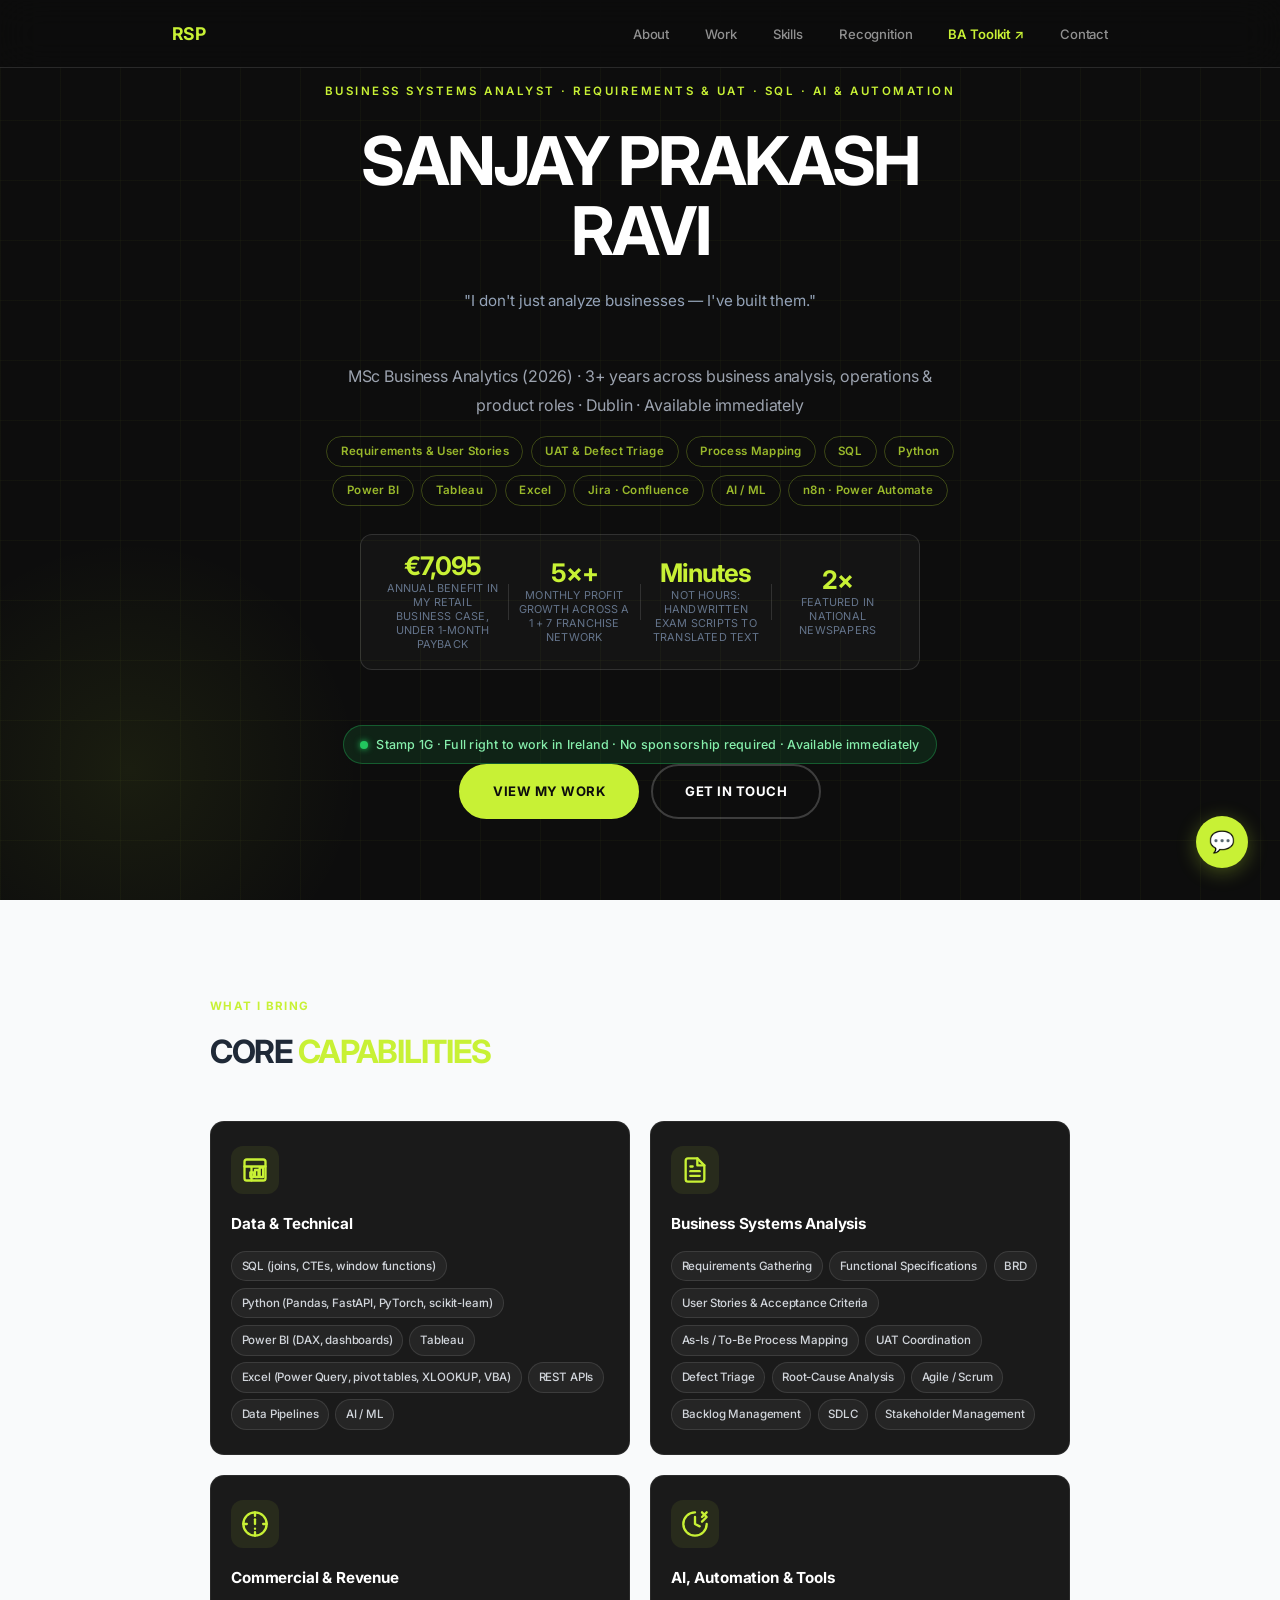
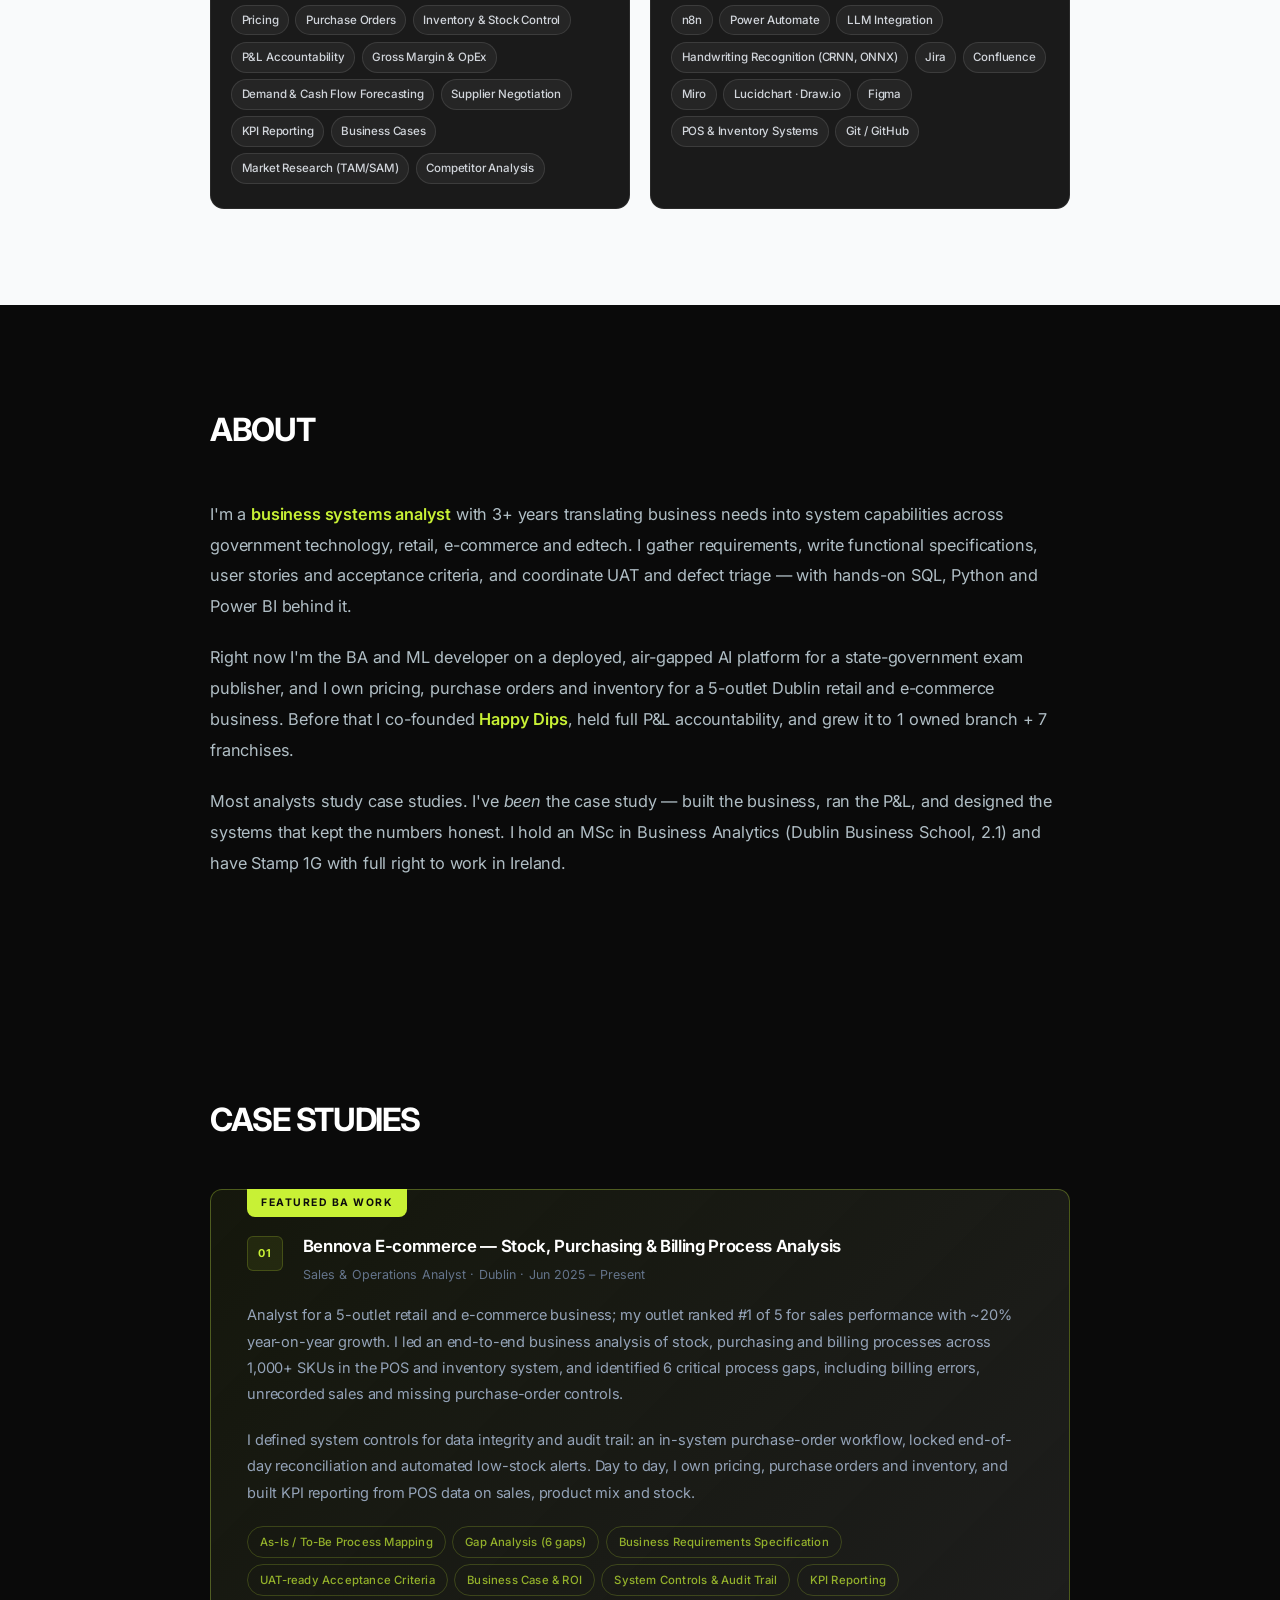
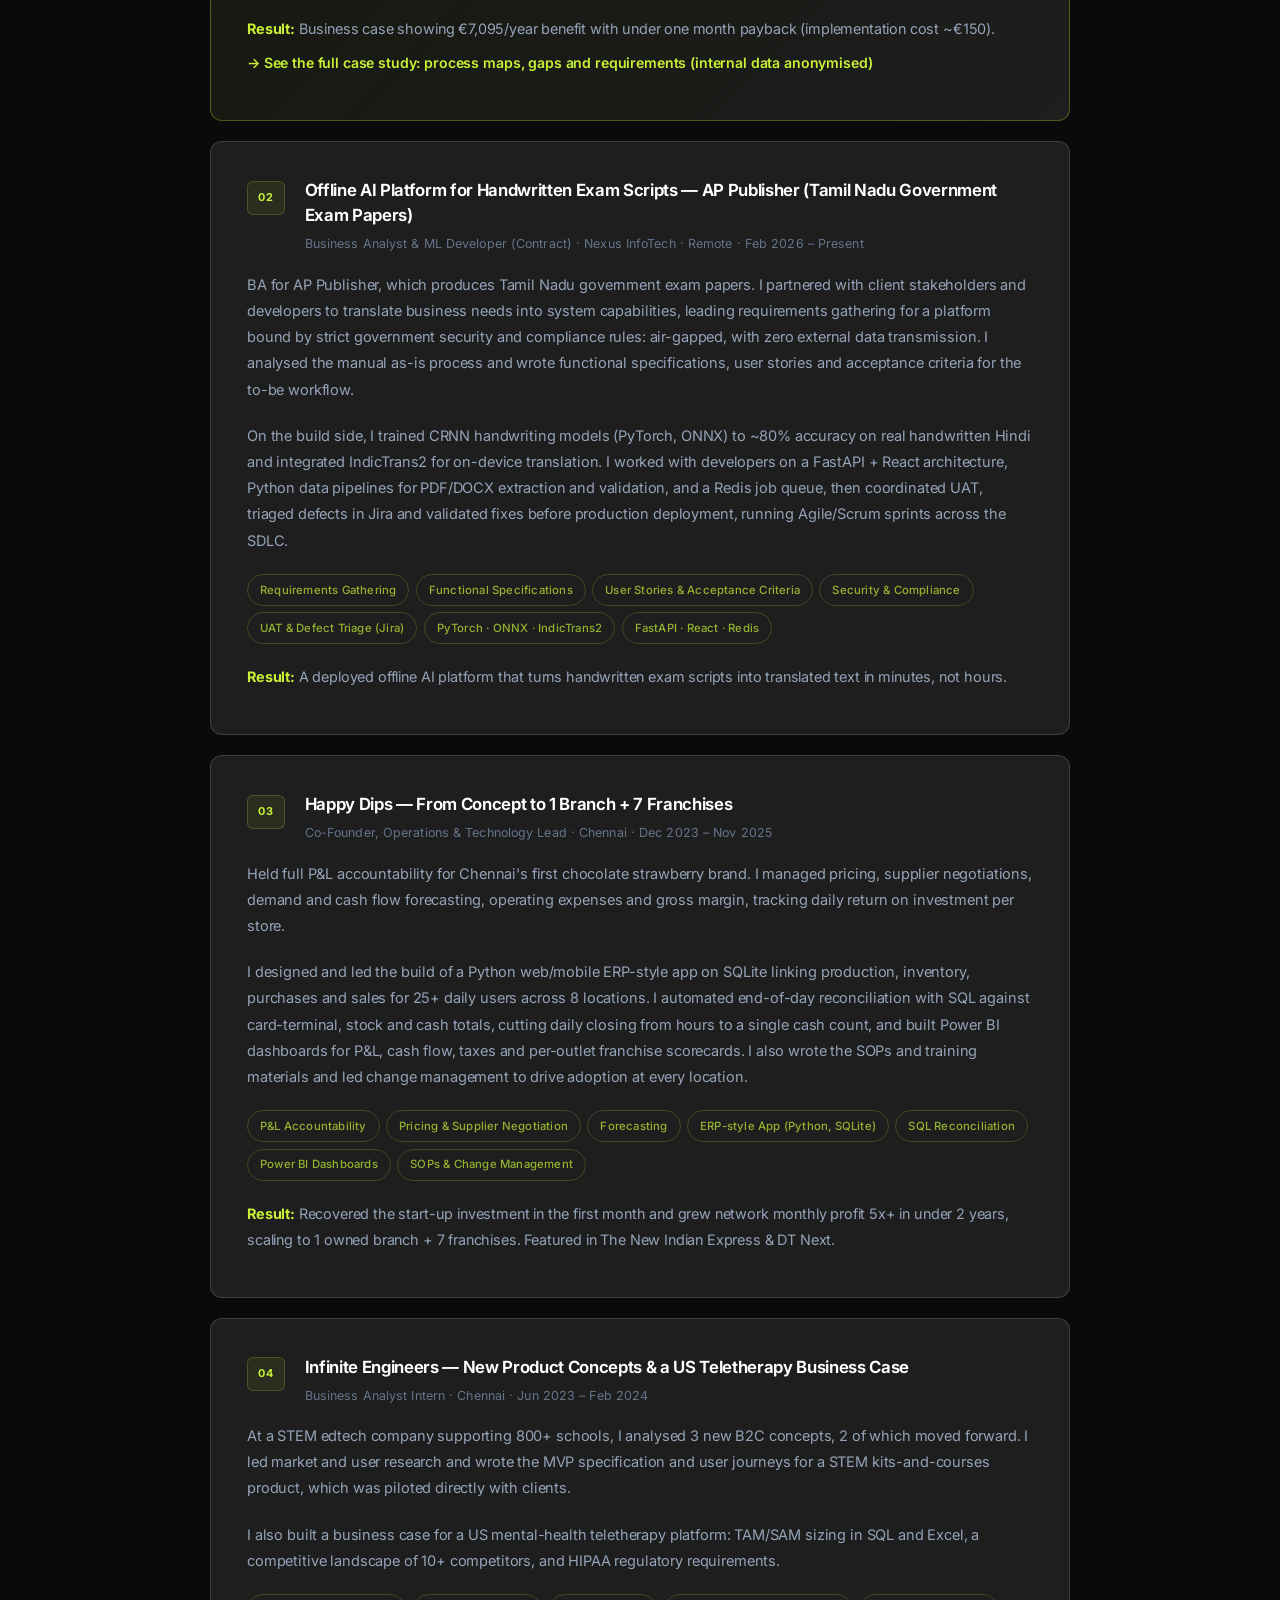
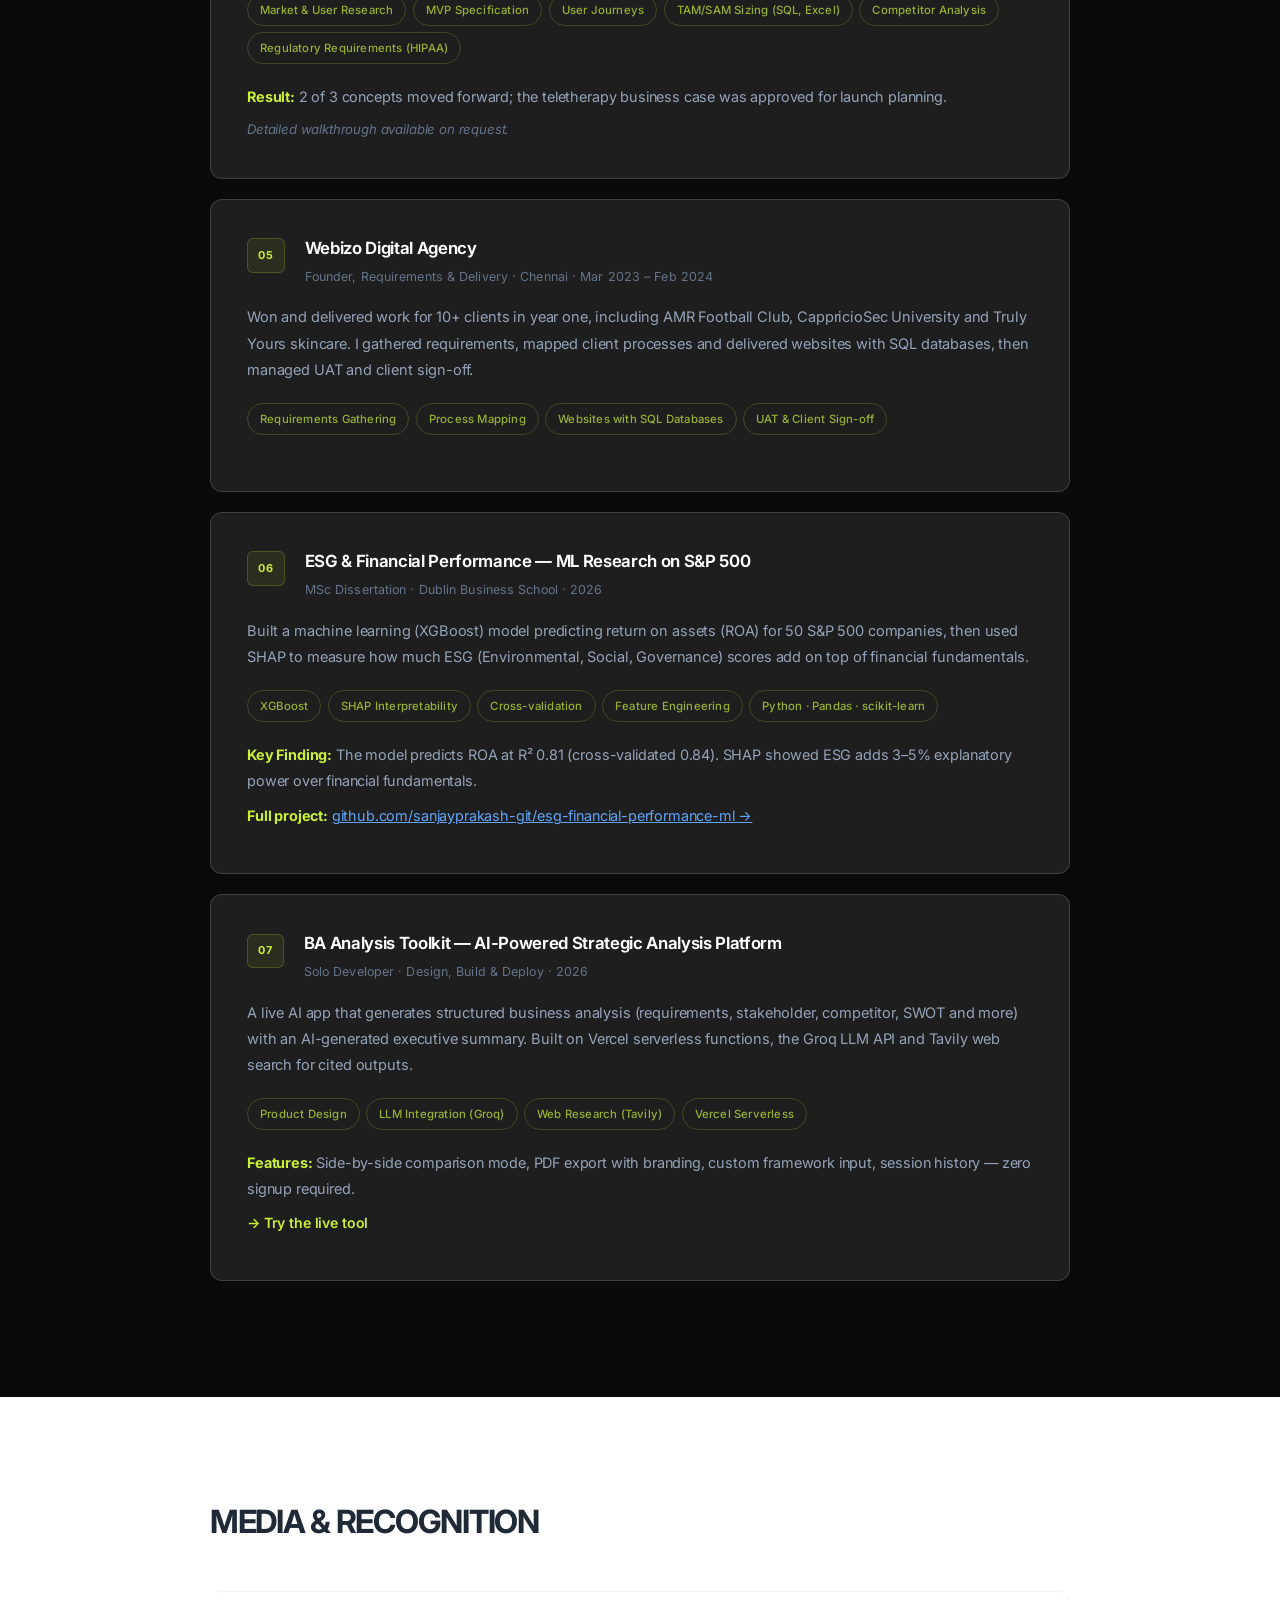
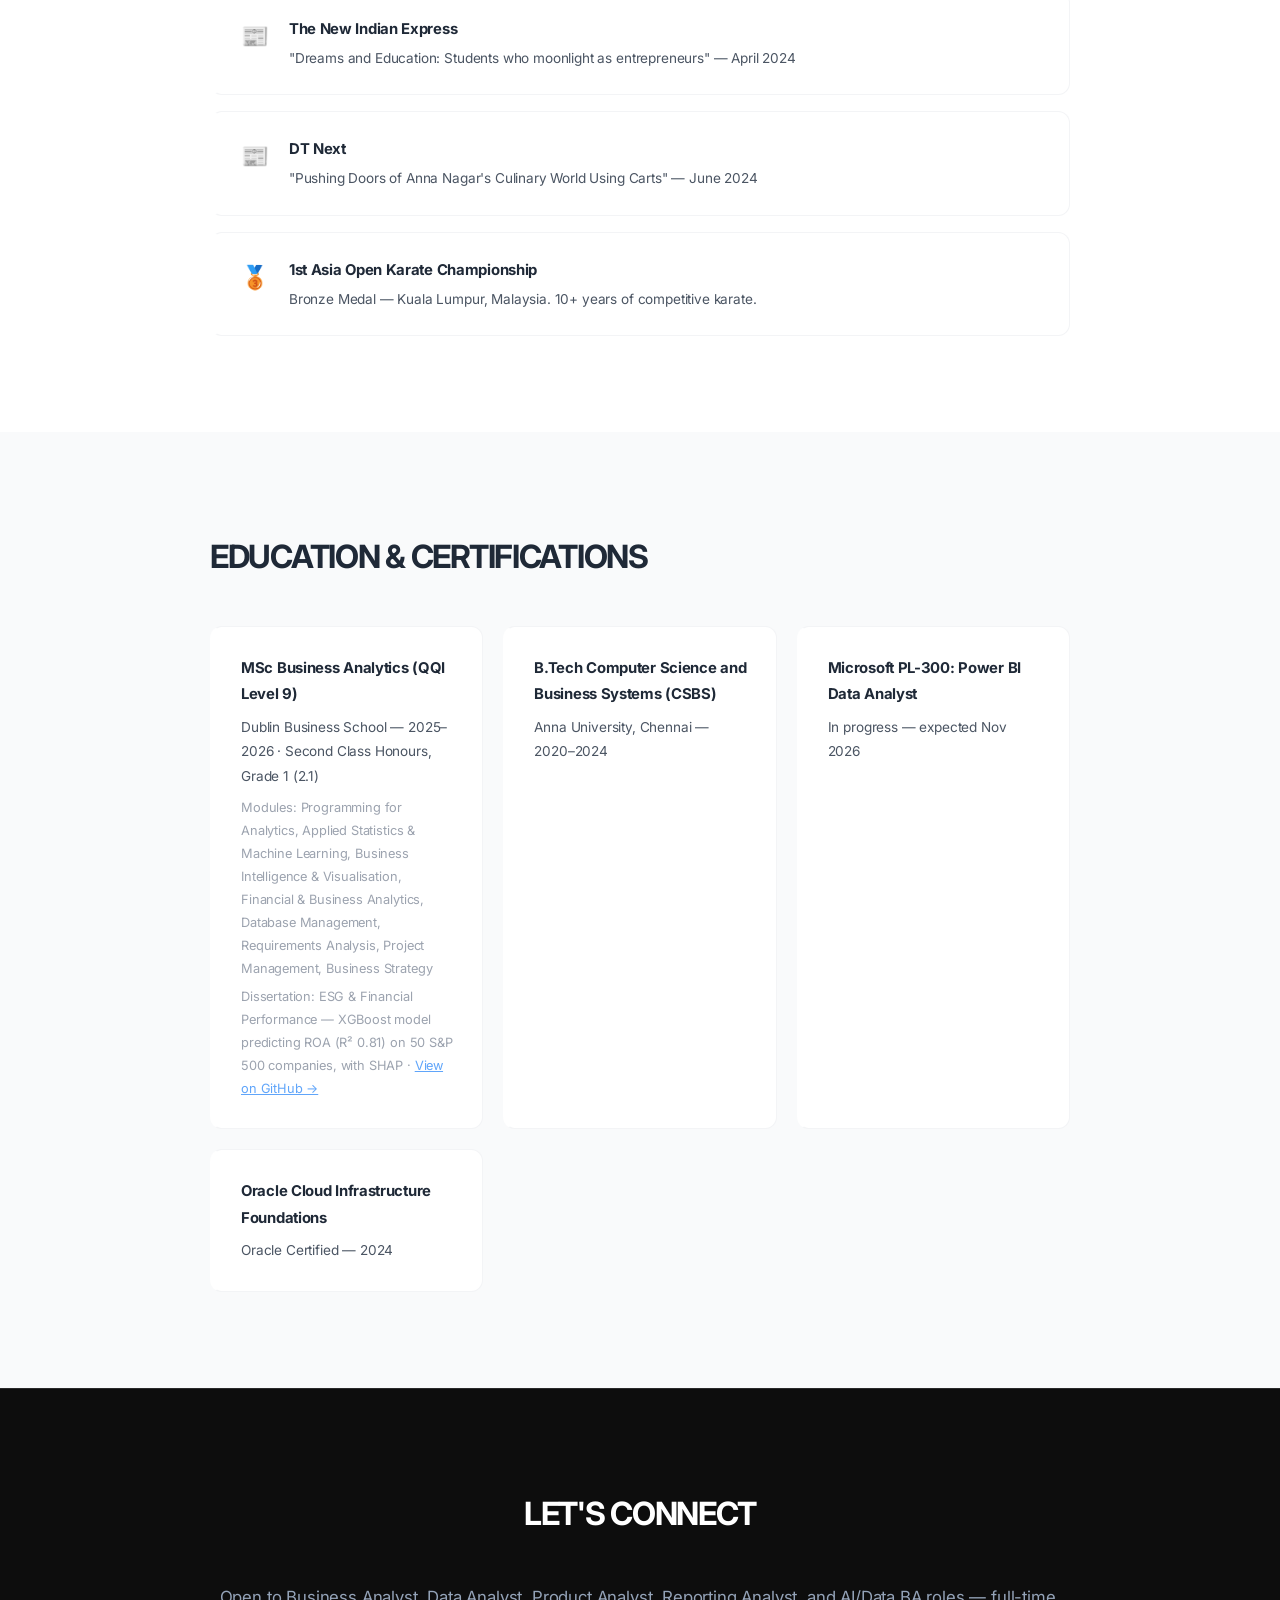
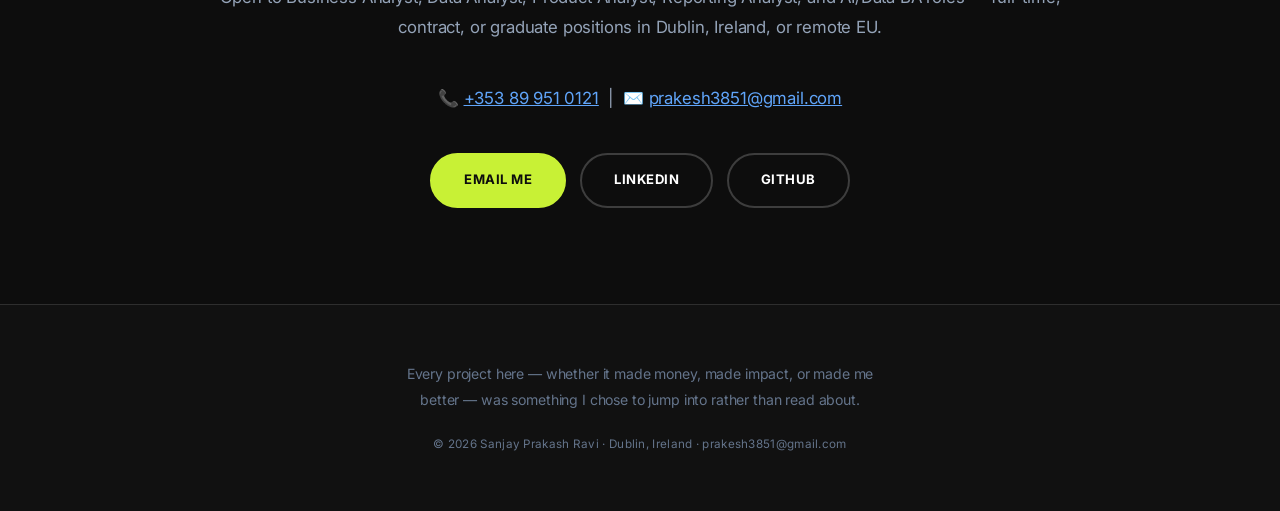
<file: index.html>
<!DOCTYPE html>
<html lang="en">
<head>
    <meta charset="UTF-8">
    <meta name="viewport" content="width=device-width, initial-scale=1.0">
    <title>Sanjay Prakash — Business Analyst | Dublin</title>
    <meta name="description" content="Business Systems Analyst in Dublin. 3+ years across business analysis, operations and product roles. Requirements, user stories, UAT, SQL, Python, Power BI. MSc Business Analytics (2026). Stamp 1G, available immediately.">
    <link rel="stylesheet" href="style.css">
</head>
<body>
    <nav>
        <div class="nav-container">
            <a href="#hero" class="logo">RSP</a>
            <ul>
                <li><a href="#about">About</a></li>
                <li><a href="#casestudies">Work</a></li>
                <li><a href="#skills">Skills</a></li>
                <li><a href="#recognition">Recognition</a></li>
                <li><a href="https://sanjayprakash-git.github.io/BA-Analysis_toolkit/" target="_blank" class="nav-toolkit">BA Toolkit ↗</a></li>
                <li><a href="#contact">Contact</a></li>
            </ul>
        </div>
    </nav>

    <section class="hero" id="hero">
        <div class="hero-content">
            <p class="hero-tag">Business Systems Analyst · Requirements &amp; UAT · SQL · AI &amp; Automation</p>
            <h1>Sanjay Prakash Ravi</h1>
            <p class="hero-quote">"I don't just analyze businesses — I've built them."</p>
            <p class="hero-sub" style="font-size:1rem;color:#9ca3af;margin-top:0.5rem;margin-bottom:1rem;">MSc Business Analytics (2026) · 3+ years across business analysis, operations &amp; product roles · Dublin · Available immediately</p>

            <!-- PROOF CHIPS -->
            <div class="hero-chips">
                <span>Requirements &amp; User Stories</span>
                <span>UAT &amp; Defect Triage</span>
                <span>Process Mapping</span>
                <span>SQL</span>
                <span>Python</span>
                <span>Power BI</span>
                <span>Tableau</span>
                <span>Excel</span>
                <span>Jira · Confluence</span>
                <span>AI / ML</span>
                <span>n8n · Power Automate</span>
            </div>
            <div class="hero-stats">
                <div class="hero-stat">
                    <strong>€7,095</strong>
                    <span>annual benefit in my retail business case, under 1-month payback</span>
                </div>
                <div class="hero-stat-divider"></div>
                <div class="hero-stat">
                    <strong>5×+</strong>
                    <span>monthly profit growth across a 1 + 7 franchise network</span>
                </div>
                <div class="hero-stat-divider"></div>
                <div class="hero-stat">
                    <strong>Minutes</strong>
                    <span>not hours: handwritten exam scripts to translated text</span>
                </div>
                <div class="hero-stat-divider"></div>
                <div class="hero-stat">
                    <strong>2×</strong>
                    <span>featured in national newspapers</span>
                </div>
            </div>

            <!-- WORK ELIGIBILITY BADGE -->
            <div class="eligibility-badge">
                <span class="badge-dot"></span>
                Stamp 1G · Full right to work in Ireland · No sponsorship required · Available immediately
            </div>

            <div class="hero-links">
                <a href="#casestudies" class="btn">View My Work</a>
                <a href="#contact" class="btn btn-outline">Get In Touch</a>
            </div>
        </div>
    </section>

    <!-- SKILLS — above the fold, keywords visible early -->
    <section id="skills" class="section">
        <div class="container">
            <p class="section-label">WHAT I BRING</p>
            <h2>Core <span class="accent">capabilities</span></h2>
            <div class="capabilities-grid">

                <div class="capability-card">
                    <div class="capability-icon">
                        <svg width="28" height="28" viewBox="0 0 24 24" fill="none" stroke="currentColor" stroke-width="2" stroke-linecap="round" stroke-linejoin="round"><rect x="3" y="3" width="18" height="18" rx="2"/><path d="M3 9h18M9 21V9"/><rect x="12" y="12" width="3" height="6"/><rect x="16" y="10" width="3" height="8"/><rect x="8" y="14" width="3" height="4"/></svg>
                    </div>
                    <h4>Data & Technical</h4>
                    <div class="skill-tags">
                        <span>SQL (joins, CTEs, window functions)</span>
                        <span>Python (Pandas, FastAPI, PyTorch, scikit-learn)</span>
                        <span>Power BI (DAX, dashboards)</span>
                        <span>Tableau</span>
                        <span>Excel (Power Query, pivot tables, XLOOKUP, VBA)</span>
                        <span>REST APIs</span>
                        <span>Data Pipelines</span>
                        <span>AI / ML</span>
                    </div>
                </div>

                <div class="capability-card">
                    <div class="capability-icon">
                        <svg width="28" height="28" viewBox="0 0 24 24" fill="none" stroke="currentColor" stroke-width="2" stroke-linecap="round" stroke-linejoin="round"><path d="M14 2H6a2 2 0 0 0-2 2v16a2 2 0 0 0 2 2h12a2 2 0 0 0 2-2V8z"/><polyline points="14 2 14 8 20 8"/><line x1="16" y1="13" x2="8" y2="13"/><line x1="16" y1="17" x2="8" y2="17"/><polyline points="10 9 9 9 8 9"/></svg>
                    </div>
                    <h4>Business Systems Analysis</h4>
                    <div class="skill-tags">
                        <span>Requirements Gathering</span>
                        <span>Functional Specifications</span>
                        <span>BRD</span>
                        <span>User Stories &amp; Acceptance Criteria</span>
                        <span>As-Is / To-Be Process Mapping</span>
                        <span>UAT Coordination</span>
                        <span>Defect Triage</span>
                        <span>Root-Cause Analysis</span>
                        <span>Agile / Scrum</span>
                        <span>Backlog Management</span>
                        <span>SDLC</span>
                        <span>Stakeholder Management</span>
                    </div>
                </div>

                <div class="capability-card">
                    <div class="capability-icon">
                        <svg width="28" height="28" viewBox="0 0 24 24" fill="none" stroke="currentColor" stroke-width="2" stroke-linecap="round" stroke-linejoin="round"><circle cx="12" cy="12" r="10"/><line x1="12" y1="8" x2="12" y2="12"/><line x1="12" y1="16" x2="12.01" y2="16"/><path d="M2 12h3M19 12h3M12 2v3M12 19v3"/></svg>
                    </div>
                    <h4>Commercial &amp; Revenue</h4>
                    <div class="skill-tags">
                        <span>Pricing</span>
                        <span>Purchase Orders</span>
                        <span>Inventory &amp; Stock Control</span>
                        <span>P&amp;L Accountability</span>
                        <span>Gross Margin &amp; OpEx</span>
                        <span>Demand &amp; Cash Flow Forecasting</span>
                        <span>Supplier Negotiation</span>
                        <span>KPI Reporting</span>
                        <span>Business Cases</span>
                        <span>Market Research (TAM/SAM)</span>
                        <span>Competitor Analysis</span>
                    </div>
                </div>

                <div class="capability-card">
                    <div class="capability-icon">
                        <svg width="28" height="28" viewBox="0 0 24 24" fill="none" stroke="currentColor" stroke-width="2" stroke-linecap="round" stroke-linejoin="round"><path d="M12 2a10 10 0 1 0 10 10"/><path d="M12 6v6l4 2"/><path d="M18 2l4 4-4 4"/><path d="M22 2l-4 4"/></svg>
                    </div>
                    <h4>AI, Automation &amp; Tools</h4>
                    <div class="skill-tags">
                        <span>n8n</span>
                        <span>Power Automate</span>
                        <span>LLM Integration</span>
                        <span>Handwriting Recognition (CRNN, ONNX)</span>
                        <span>Jira</span>
                        <span>Confluence</span>
                        <span>Miro</span>
                        <span>Lucidchart · Draw.io</span>
                        <span>Figma</span>
                        <span>POS &amp; Inventory Systems</span>
                        <span>Git / GitHub</span>
                    </div>
                </div>

            </div>
        </div>
    </section>

    <section id="about" class="section">
        <div class="container">
            <h2>About</h2>
            <div class="about-content">
                <p>I'm a <strong>business systems analyst</strong> with 3+ years translating business needs into system capabilities across government technology, retail, e-commerce and edtech. I gather requirements, write functional specifications, user stories and acceptance criteria, and coordinate UAT and defect triage — with hands-on SQL, Python and Power BI behind it.</p>
                <p>Right now I'm the BA and ML developer on a deployed, air-gapped AI platform for a state-government exam publisher, and I own pricing, purchase orders and inventory for a 5-outlet Dublin retail and e-commerce business. Before that I co-founded <strong>Happy Dips</strong>, held full P&amp;L accountability, and grew it to 1 owned branch + 7 franchises.</p>
                <p>Most analysts study case studies. I've <em>been</em> the case study — built the business, ran the P&amp;L, and designed the systems that kept the numbers honest. I hold an MSc in Business Analytics (Dublin Business School, 2.1) and have Stamp 1G with full right to work in Ireland.</p>
            </div>
        </div>
    </section>

    <section id="casestudies" class="section section-alt">
        <div class="container">
            <h2>Case Studies</h2>

            <!-- BENNOVA — featured, strongest BA deliverable -->
            <div class="case-study case-featured">
                <div class="case-featured-badge">Featured BA Work</div>
                <div class="case-header">
                    <span class="case-number">01</span>
                    <div>
                        <h3>Bennova E-commerce — Stock, Purchasing &amp; Billing Process Analysis</h3>
                        <p class="case-meta">Sales &amp; Operations Analyst · Dublin · Jun 2025 – Present</p>
                    </div>
                </div>
                <p class="case-context">Analyst for a 5-outlet retail and e-commerce business; my outlet ranked #1 of 5 for sales performance with ~20% year-on-year growth. I led an end-to-end business analysis of stock, purchasing and billing processes across 1,000+ SKUs in the POS and inventory system, and identified 6 critical process gaps, including billing errors, unrecorded sales and missing purchase-order controls.</p>
                <p class="case-context">I defined system controls for data integrity and audit trail: an in-system purchase-order workflow, locked end-of-day reconciliation and automated low-stock alerts. Day to day, I own pricing, purchase orders and inventory, and built KPI reporting from POS data on sales, product mix and stock.</p>
                <div class="processes">
                    <span>As-Is / To-Be Process Mapping</span>
                    <span>Gap Analysis (6 gaps)</span>
                    <span>Business Requirements Specification</span>
                    <span>UAT-ready Acceptance Criteria</span>
                    <span>Business Case &amp; ROI</span>
                    <span>System Controls &amp; Audit Trail</span>
                    <span>KPI Reporting</span>
                </div>
                <p class="case-deliverable"><strong>Result:</strong> Business case showing €7,095/year benefit with under one month payback (implementation cost ~€150).</p>
                <p class="case-deliverable" style="margin-top:0.5rem"><a href="bennova-case-study.html" target="_blank" class="case-link">→ See the full case study: process maps, gaps and requirements (internal data anonymised)</a></p>
            </div>

            <div class="case-study">
                <div class="case-header">
                    <span class="case-number">02</span>
                    <div>
                        <h3>Offline AI Platform for Handwritten Exam Scripts — AP Publisher (Tamil Nadu Government Exam Papers)</h3>
                        <p class="case-meta">Business Analyst &amp; ML Developer (Contract) · Nexus InfoTech · Remote · Feb 2026 – Present</p>
                    </div>
                </div>
                <p class="case-context">BA for AP Publisher, which produces Tamil Nadu government exam papers. I partnered with client stakeholders and developers to translate business needs into system capabilities, leading requirements gathering for a platform bound by strict government security and compliance rules: air-gapped, with zero external data transmission. I analysed the manual as-is process and wrote functional specifications, user stories and acceptance criteria for the to-be workflow.</p>
                <p class="case-context">On the build side, I trained CRNN handwriting models (PyTorch, ONNX) to ~80% accuracy on real handwritten Hindi and integrated IndicTrans2 for on-device translation. I worked with developers on a FastAPI + React architecture, Python data pipelines for PDF/DOCX extraction and validation, and a Redis job queue, then coordinated UAT, triaged defects in Jira and validated fixes before production deployment, running Agile/Scrum sprints across the SDLC.</p>
                <div class="processes">
                    <span>Requirements Gathering</span>
                    <span>Functional Specifications</span>
                    <span>User Stories &amp; Acceptance Criteria</span>
                    <span>Security &amp; Compliance</span>
                    <span>UAT &amp; Defect Triage (Jira)</span>
                    <span>PyTorch · ONNX · IndicTrans2</span>
                    <span>FastAPI · React · Redis</span>
                </div>
                <p class="case-deliverable"><strong>Result:</strong> A deployed offline AI platform that turns handwritten exam scripts into translated text in minutes, not hours.</p>
            </div>

            <div class="case-study">
                <div class="case-header">
                    <span class="case-number">03</span>
                    <div>
                        <h3>Happy Dips — From Concept to 1 Branch + 7 Franchises</h3>
                        <p class="case-meta">Co-Founder, Operations &amp; Technology Lead · Chennai · Dec 2023 – Nov 2025</p>
                    </div>
                </div>
                <p class="case-context">Held full P&amp;L accountability for Chennai's first chocolate strawberry brand. I managed pricing, supplier negotiations, demand and cash flow forecasting, operating expenses and gross margin, tracking daily return on investment per store.</p>
                <p class="case-context">I designed and led the build of a Python web/mobile ERP-style app on SQLite linking production, inventory, purchases and sales for 25+ daily users across 8 locations. I automated end-of-day reconciliation with SQL against card-terminal, stock and cash totals, cutting daily closing from hours to a single cash count, and built Power BI dashboards for P&amp;L, cash flow, taxes and per-outlet franchise scorecards. I also wrote the SOPs and training materials and led change management to drive adoption at every location.</p>
                <div class="processes">
                    <span>P&amp;L Accountability</span>
                    <span>Pricing &amp; Supplier Negotiation</span>
                    <span>Forecasting</span>
                    <span>ERP-style App (Python, SQLite)</span>
                    <span>SQL Reconciliation</span>
                    <span>Power BI Dashboards</span>
                    <span>SOPs &amp; Change Management</span>
                </div>
                <p class="case-deliverable"><strong>Result:</strong> Recovered the start-up investment in the first month and grew network monthly profit 5x+ in under 2 years, scaling to 1 owned branch + 7 franchises. Featured in The New Indian Express &amp; DT Next.</p>
            </div>

            <div class="case-study">
                <div class="case-header">
                    <span class="case-number">04</span>
                    <div>
                        <h3>Infinite Engineers — New Product Concepts &amp; a US Teletherapy Business Case</h3>
                        <p class="case-meta">Business Analyst Intern · Chennai · Jun 2023 – Feb 2024</p>
                    </div>
                </div>
                <p class="case-context">At a STEM edtech company supporting 800+ schools, I analysed 3 new B2C concepts, 2 of which moved forward. I led market and user research and wrote the MVP specification and user journeys for a STEM kits-and-courses product, which was piloted directly with clients.</p>
                <p class="case-context">I also built a business case for a US mental-health teletherapy platform: TAM/SAM sizing in SQL and Excel, a competitive landscape of 10+ competitors, and HIPAA regulatory requirements.</p>
                <div class="processes">
                    <span>Market &amp; User Research</span>
                    <span>MVP Specification</span>
                    <span>User Journeys</span>
                    <span>TAM/SAM Sizing (SQL, Excel)</span>
                    <span>Competitor Analysis</span>
                    <span>Regulatory Requirements (HIPAA)</span>
                </div>
                <p class="case-deliverable"><strong>Result:</strong> 2 of 3 concepts moved forward; the teletherapy business case was approved for launch planning.</p>
                <p class="case-note">Detailed walkthrough available on request.</p>
            </div>

            <div class="case-study">
                <div class="case-header">
                    <span class="case-number">05</span>
                    <div>
                        <h3>Webizo Digital Agency</h3>
                        <p class="case-meta">Founder, Requirements &amp; Delivery · Chennai · Mar 2023 – Feb 2024</p>
                    </div>
                </div>
                <p class="case-context">Won and delivered work for 10+ clients in year one, including AMR Football Club, CappricioSec University and Truly Yours skincare. I gathered requirements, mapped client processes and delivered websites with SQL databases, then managed UAT and client sign-off.</p>
                <div class="processes">
                    <span>Requirements Gathering</span>
                    <span>Process Mapping</span>
                    <span>Websites with SQL Databases</span>
                    <span>UAT &amp; Client Sign-off</span>
                </div>
            </div>

            <div class="case-study">
                <div class="case-header">
                    <span class="case-number">06</span>
                    <div>
                        <h3>ESG &amp; Financial Performance — ML Research on S&amp;P 500</h3>
                        <p class="case-meta">MSc Dissertation · Dublin Business School · 2026</p>
                    </div>
                </div>
                <p class="case-context">Built a machine learning (XGBoost) model predicting return on assets (ROA) for 50 S&amp;P 500 companies, then used SHAP to measure how much ESG (Environmental, Social, Governance) scores add on top of financial fundamentals.</p>
                <div class="processes">
                    <span>XGBoost</span>
                    <span>SHAP Interpretability</span>
                    <span>Cross-validation</span>
                    <span>Feature Engineering</span>
                    <span>Python · Pandas · scikit-learn</span>
                </div>
                <p class="case-deliverable"><strong>Key Finding:</strong> The model predicts ROA at R² 0.81 (cross-validated 0.84). SHAP showed ESG adds 3–5% explanatory power over financial fundamentals.</p>
                <p class="case-deliverable" style="margin-top:0.6rem;">
                    <strong>Full project:</strong> <a href="https://github.com/sanjayprakash-git/esg-financial-performance-ml" target="_blank" style="color:#60a5fa;">github.com/sanjayprakash-git/esg-financial-performance-ml →</a>
                </p>
            </div>

            <div class="case-study">
                <div class="case-header">
                    <span class="case-number">07</span>
                    <div>
                        <h3>BA Analysis Toolkit — AI-Powered Strategic Analysis Platform</h3>
                        <p class="case-meta">Solo Developer · Design, Build &amp; Deploy · 2026</p>
                    </div>
                </div>
                <p class="case-context">A live AI app that generates structured business analysis (requirements, stakeholder, competitor, SWOT and more) with an AI-generated executive summary. Built on Vercel serverless functions, the Groq LLM API and Tavily web search for cited outputs.</p>
                <div class="processes">
                    <span>Product Design</span>
                    <span>LLM Integration (Groq)</span>
                    <span>Web Research (Tavily)</span>
                    <span>Vercel Serverless</span>
                </div>
                <p class="case-deliverable"><strong>Features:</strong> Side-by-side comparison mode, PDF export with branding, custom framework input, session history — zero signup required.</p>
                <p class="case-deliverable" style="margin-top:0.5rem"><a href="https://sanjayprakash-git.github.io/BA-Analysis_toolkit/" target="_blank" class="case-link">→ Try the live tool</a></p>
            </div>
        </div>
    </section>

    <section id="recognition" class="section">
        <div class="container">
            <h2>Media & Recognition</h2>
            <div class="recognition-grid">
                <div class="recognition-item">
                    <span class="recognition-icon">📰</span>
                    <div>
                        <h4>The New Indian Express</h4>
                        <p>"Dreams and Education: Students who moonlight as entrepreneurs" — April 2024</p>
                    </div>
                </div>
                <div class="recognition-item">
                    <span class="recognition-icon">📰</span>
                    <div>
                        <h4>DT Next</h4>
                        <p>"Pushing Doors of Anna Nagar's Culinary World Using Carts" — June 2024</p>
                    </div>
                </div>
                <div class="recognition-item">
                    <span class="recognition-icon">🥉</span>
                    <div>
                        <h4>1st Asia Open Karate Championship</h4>
                        <p>Bronze Medal — Kuala Lumpur, Malaysia. 10+ years of competitive karate.</p>
                    </div>
                </div>
            </div>
        </div>
    </section>

    <section id="education" class="section section-alt">
        <div class="container">
            <h2>Education & Certifications</h2>
            <div class="education-grid">
                <div class="edu-item">
                    <h4>MSc Business Analytics (QQI Level 9)</h4>
                    <p>Dublin Business School — 2025–2026 · Second Class Honours, Grade 1 (2.1)</p>
                    <p style="font-size:0.8rem;color:#9ca3af;margin-top:0.5rem;">Modules: Programming for Analytics, Applied Statistics & Machine Learning, Business Intelligence & Visualisation, Financial & Business Analytics, Database Management, Requirements Analysis, Project Management, Business Strategy</p>
                    <p style="font-size:0.8rem;color:#9ca3af;margin-top:0.3rem;">Dissertation: ESG &amp; Financial Performance — XGBoost model predicting ROA (R² 0.81) on 50 S&amp;P 500 companies, with SHAP · <a href="https://github.com/sanjayprakash-git/esg-financial-performance-ml" target="_blank" style="color:#60a5fa;">View on GitHub →</a></p>
                </div>
                <div class="edu-item">
                    <h4>B.Tech Computer Science and Business Systems (CSBS)</h4>
                    <p>Anna University, Chennai — 2020–2024</p>
                </div>
                <div class="edu-item">
                    <h4>Microsoft PL-300: Power BI Data Analyst</h4>
                    <p>In progress — expected Nov 2026</p>
                </div>
                <div class="edu-item">
                    <h4>Oracle Cloud Infrastructure Foundations</h4>
                    <p>Oracle Certified — 2024</p>
                </div>
            </div>
        </div>
    </section>

    <section id="contact" class="section">
        <div class="container">
            <h2>Let's Connect</h2>
            <p class="contact-text">Open to Business Analyst, Data Analyst, Product Analyst, Reporting Analyst, and AI/Data BA roles — full-time, contract, or graduate positions in Dublin, Ireland, or remote EU.</p>
            <p class="contact-text" style="margin-top:0.5rem;">📞 <a href="tel:+353899510121" style="color:#60a5fa;">+353 89 951 0121</a> &nbsp;|&nbsp; ✉️ <a href="mailto:prakesh3851@gmail.com" style="color:#60a5fa;">prakesh3851@gmail.com</a></p>
            <div class="contact-links">
                <a href="mailto:prakesh3851@gmail.com" class="btn">Email Me</a>
                <a href="https://www.linkedin.com/in/sanjay-prakash-a92291186/" target="_blank" class="btn btn-outline">LinkedIn</a>
                <a href="https://github.com/sanjayprakash-git" target="_blank" class="btn btn-outline">GitHub</a>
            </div>
        </div>
    </section>

    <footer>
        <p>Every project here — whether it made money, made impact, or made me better — was something I chose to jump into rather than read about.</p>
        <p class="footer-copy">© 2026 Sanjay Prakash Ravi · Dublin, Ireland · prakesh3851@gmail.com</p>
    </footer>

    <!-- SCROLL ANIMATIONS -->
    <script>
    const observer = new IntersectionObserver((entries) => {
        entries.forEach(entry => {
            if (entry.isIntersecting) {
                entry.target.classList.add('visible');
            }
        });
    }, { threshold: 0.1 });

    document.querySelectorAll('.case-study, .skill-category, .recognition-item, .edu-item, .about-content, h2').forEach(el => {
        el.classList.add('fade-up');
        observer.observe(el);
    });
    </script>

    <!-- AI CHATBOT -->
    <div id="chatbot-toggle" onclick="toggleChat()">💬</div>
    <div id="chatbot" class="chatbot-hidden">
        <div class="chat-header">
            <span>Ask about Sanjay</span>
            <button onclick="toggleChat()">✕</button>
        </div>
        <div id="chat-messages">
            <div class="msg bot">Hey there! 👋 I'm Sanjay's AI assistant. How can I help you today?</div>
            <div class="msg bot" style="margin-top:0.25rem;">Ask me about his experience, skills, or projects — or <a href="https://wa.me/353899510121?text=Hi%20Sanjay%2C%20I%20visited%20your%20portfolio!" target="_blank" style="color:var(--accent);text-decoration:none;font-weight:600;">talk directly to Sanjay on WhatsApp →</a></div>
        </div>
        <div class="chat-input">
            <input type="text" id="chat-input" placeholder="e.g. What tools does Sanjay know?" onkeydown="if(event.key==='Enter')sendMessage()">
            <button onclick="sendMessage()">→</button>
        </div>
    </div>

    <script>
    const PROXY_URL = 'https://portfolio-proxy-two.vercel.app/api/chat';

    // Notify on page open
    fetch(PROXY_URL, { method: 'POST', headers: { 'Content-Type': 'application/json' }, body: JSON.stringify({ action: 'notify', message: '👀 Someone just opened your portfolio!\n\n🕐 ' + new Date().toLocaleString('en-IE') + '\n🌐 ' + (document.referrer || 'Direct visit') }) }).catch(() => {});

    const SYSTEM_PROMPT = `You are a friendly, confident AI assistant on Sanjay Prakash Ravi's portfolio website. Your job is to make visitors interested in Sanjay and encourage them to reach out.

Rules:
- NEVER use markdown formatting (no **, no *, no #, no bullet points with -). Use plain text only.
- Use emojis and line breaks for structure instead of markdown
- Be conversational, warm, and concise
- For skill/tool questions, structure the answer with categories using line breaks like:
  📋 Business Analysis: Requirements, user stories & acceptance criteria, process mapping, UAT, defect triage
  📊 Data: SQL, Python, Power BI, Tableau, Excel
  🤖 AI & Automation: AI/ML (PyTorch, ONNX), n8n, Power Automate
  💼 Commercial: Pricing, purchase orders, inventory, forecasting, P&L
- For other questions, keep it to 2-3 plain sentences
- Always highlight Sanjay's strengths positively
- For subjective questions like "is he worth it?" or "why should I hire him?" — sell his value confidently based on his experience
- If asked something personal or unrelated, redirect politely: "I can tell you about Sanjay's work and skills! What would you like to know?"
- End with a nudge to connect: mention his email only when relevant

- Only state facts listed below. If asked something not covered here, say you're not sure and suggest contacting Sanjay directly. Never invent numbers, employers, tools or results.

About Sanjay:
- Business Systems Analyst with 3+ years across business analysis, operations and product roles in government technology, retail, e-commerce and edtech. Based in Dublin.
- MSc Business Analytics (QQI Level 9), Dublin Business School, 2025-2026, Second Class Honours Grade 1 (2.1).
- B.Tech Computer Science and Business Systems, Anna University, Chennai, 2020-2024.
- Certifications: Microsoft PL-300 Power BI Data Analyst (in progress, expected Nov 2026); Oracle Cloud Infrastructure Foundations (2024).
- Stamp 1G, full right to work in Ireland, no sponsorship needed, available immediately.
- Unique value: He doesn't just analyze businesses — he's actually built them.

Experience:
1. Nexus InfoTech (remote, Feb 2026 - present) - Business Analyst & ML Developer (contract). BA for AP Publisher (Tamil Nadu government exam papers). Delivered an offline, air-gapped AI platform that turns handwritten exam scripts into translated text in minutes, not hours, with zero external data transmission. Led requirements gathering, wrote functional specs, user stories and acceptance criteria. Trained CRNN handwriting models (PyTorch, ONNX) to about 80% accuracy on real handwritten Hindi and integrated IndicTrans2 for on-device translation. Worked on FastAPI + React, Python data pipelines and a Redis job queue. Coordinated UAT and triaged defects in Jira; ran Agile/Scrum sprints.
2. Bennova E-commerce, Dublin (Jun 2025 - present) - Sales & Operations Analyst for a 5-outlet retail and e-commerce business; his outlet ranked #1 of 5 for sales with about 20% year-on-year growth. Led a business analysis of stock, purchasing and billing across 1,000+ SKUs, found 6 critical process gaps, produced As-Is/To-Be maps, a business requirements specification with UAT-ready acceptance criteria, and a business case showing EUR 7,095/year benefit with under one month payback. Defined a purchase-order workflow, locked end-of-day reconciliation and low-stock alerts. Owns pricing, purchase orders and inventory, and built KPI reporting from POS data.
3. Happy Dips, Chennai (Dec 2023 - Nov 2025) - Co-Founder, Operations & Technology Lead of Chennai's first chocolate strawberry brand. Full P&L accountability; recovered the start-up investment in the first month and grew network monthly profit 5x+ in under 2 years, scaling to 1 owned branch + 7 franchises. Built a Python/SQLite ERP-style app for 25+ daily users across 8 locations, automated end-of-day reconciliation with SQL, and built Power BI dashboards. Featured in The New Indian Express and DT Next.
4. Infinite Engineers, Chennai (Jun 2023 - Feb 2024) - Business Analyst Intern at a STEM edtech supporting 800+ schools. Analysed 3 new B2C concepts, 2 moved forward. Wrote the MVP spec and user journeys for a STEM kits-and-courses product. Built a business case for a US teletherapy platform (TAM/SAM in SQL and Excel, 10+ competitors, HIPAA), approved for launch planning.
5. Webizo Digital Agency, Chennai (Mar 2023 - Feb 2024) - Founder, Requirements & Delivery. Won and delivered work for 10+ clients in year one. Gathered requirements, delivered websites with SQL databases, managed UAT and client sign-off.

Projects:
- BA Analysis Toolkit (2026): live AI app generating structured business analysis, built with Vercel serverless, Groq LLM and Tavily search.
- MSc dissertation, ESG & Financial Performance (2026): XGBoost model predicting ROA at R-squared 0.81 (cross-validated 0.84) on 50 S&P 500 companies; SHAP showed ESG adds 3-5% over financial fundamentals.

Skills: Requirements gathering, functional specifications, BRD, user stories and acceptance criteria, As-Is/To-Be process mapping, UAT coordination, defect triage, root-cause analysis, Agile/Scrum, backlog management, SDLC, stakeholder management. SQL, Python (Pandas, FastAPI, PyTorch, scikit-learn), Power BI (DAX), Tableau, Excel (Power Query, XLOOKUP, VBA), REST APIs, data pipelines, AI/ML, n8n, Power Automate. Jira, Confluence, Miro, Lucidchart, Draw.io, Figma, POS and inventory systems, Git/GitHub. Pricing, purchase orders, forecasting, P&L.

Recognition: Bronze Medal - 1st Asia Open Karate Championship, Kuala Lumpur, Malaysia (10+ years competitive karate). Featured in 2 national newspapers.

Why hire Sanjay: He combines hands-on BA delivery (requirements, specs, UAT) with SQL, Python and Power BI, and he has run a real P&L and built the systems behind it. He is currently BA on a deployed government AI platform.

Contact: prakesh3851@gmail.com | Dublin, Ireland | Open to Business Analyst, Business Systems Analyst, Data Analyst and Product Analyst roles.`;

    function toggleChat() {
        document.getElementById('chatbot').classList.toggle('chatbot-hidden');
    }

    // Auto-open chatbot after 3 seconds
    setTimeout(() => {
        const chatbot = document.getElementById('chatbot');
        if (chatbot.classList.contains('chatbot-hidden')) {
            chatbot.classList.remove('chatbot-hidden');
        }
    }, 3000);

    async function sendMessage() {
        const input = document.getElementById('chat-input');
        const msg = input.value.trim();
        if (!msg) return;
        input.value = '';

        addMessage(msg, 'user');

        const connectWords = ['connect', 'contact', 'reach', 'talk to', 'message', 'hire', 'email', 'whatsapp', 'call'];
        if (connectWords.some(w => msg.toLowerCase().includes(w))) {
            addMessage('Here\'s how you can reach Sanjay directly:\n\n💬 <a href="https://wa.me/353899510121?text=Hi%20Sanjay!" target="_blank" style="color:var(--accent)">WhatsApp</a>\n🔗 <a href="https://www.linkedin.com/in/sanjay-prakash-a92291186/" target="_blank" style="color:var(--accent)">LinkedIn</a>\n📧 <a href="mailto:prakesh3851@gmail.com" style="color:var(--accent)">Email</a>', 'bot');
            fetch(PROXY_URL, { method: 'POST', headers: { 'Content-Type': 'application/json' }, body: JSON.stringify({ action: 'notify', message: '💬 <b>Chatbot</b>\n❓ ' + msg + '\n🤖 [Showed connection links]' }) }).catch(() => {});
            return;
        }

        addMessage('Thinking...', 'bot', 'thinking');

        try {
            const res = await fetch(PROXY_URL, {
                method: 'POST',
                headers: { 'Content-Type': 'application/json' },
                body: JSON.stringify({
                    message: [
                        { role: 'system', content: SYSTEM_PROMPT },
                        { role: 'user', content: msg }
                    ]
                })
            });
            const data = await res.json();
            document.getElementById('thinking')?.remove();
            if (!res.ok) {
                addMessage('Error: ' + (data.error?.message || 'Request failed'), 'bot');
                return;
            }
            addMessage(data.choices[0].message.content, 'bot');
            fetch(PROXY_URL, { method: 'POST', headers: { 'Content-Type': 'application/json' }, body: JSON.stringify({ action: 'notify', message: '💬 <b>Chatbot</b>\n❓ ' + msg + '\n🤖 ' + data.choices[0].message.content }) }).catch(() => {});
        } catch (e) {
            document.getElementById('thinking')?.remove();
            addMessage('Something went wrong. Email Sanjay at prakesh3851@gmail.com', 'bot');
        }
    }

    function addMessage(text, type, id) {
        const div = document.createElement('div');
        div.className = 'msg ' + type;
        if (type === 'bot') text = text.replace(/\*\*(.*?)\*\*/g, '$1').replace(/\*(.*?)\*/g, '$1').replace(/^#+\s*/gm, '').replace(/^[-•]\s*/gm, '→ ');
        div.innerHTML = text.replace(/\n/g, '<br>');
        if (id) div.id = id;
        document.getElementById('chat-messages').appendChild(div);
        document.getElementById('chat-messages').scrollTop = 99999;
    }
    </script>

    <!-- VISITOR TRACKING -->
    <script>
    (function() {
        const TRACK_URL = 'https://portfolio-proxy-two.vercel.app/api/track';
        const startTime = Date.now();
        const sections = {};
        const clicks = [];
        let maxScroll = 0;
        let sent = false;

        const trackObserver = new IntersectionObserver((entries) => {
            entries.forEach(e => {
                const id = e.target.id || e.target.closest('section')?.id || 'hero';
                if (e.isIntersecting) {
                    sections[id] = sections[id] || { name: id, start: Date.now(), time: 0 };
                    sections[id].start = Date.now();
                } else if (sections[id]?.start) {
                    sections[id].time += Math.round((Date.now() - sections[id].start) / 1000);
                    sections[id].start = null;
                }
            });
        }, { threshold: 0.3 });

        document.querySelectorAll('section, .hero').forEach(el => trackObserver.observe(el));

        document.addEventListener('click', (e) => {
            const link = e.target.closest('a, button');
            if (link && clicks.length < 10) {
                const label = link.textContent.trim().slice(0, 30) || link.href?.split('/').pop() || 'button';
                if (!clicks.includes(label)) clicks.push(label);
            }
        });

        document.addEventListener('scroll', () => {
            const pct = Math.round((window.scrollY + window.innerHeight) / document.body.scrollHeight * 100);
            if (pct > maxScroll) maxScroll = pct;
        }, { passive: true });

        function sendTrack() {
            if (sent) return;
            sent = true;
            Object.values(sections).forEach(s => {
                if (s.start) { s.time += Math.round((Date.now() - s.start) / 1000); s.start = null; }
            });
            const data = {
                sections: Object.values(sections).filter(s => s.time > 0).map(s => ({ name: s.name, time: s.time })),
                clicks,
                scroll: maxScroll,
                duration: Math.round((Date.now() - startTime) / 1000),
                referrer: document.referrer || null
            };
            navigator.sendBeacon(TRACK_URL, new Blob([JSON.stringify(data)], { type: 'application/json' }));
        }

        document.addEventListener('visibilitychange', () => { if (document.visibilityState === 'hidden') sendTrack(); });
        window.addEventListener('beforeunload', sendTrack);
    })();
    </script>
</body>
</html>
</file>
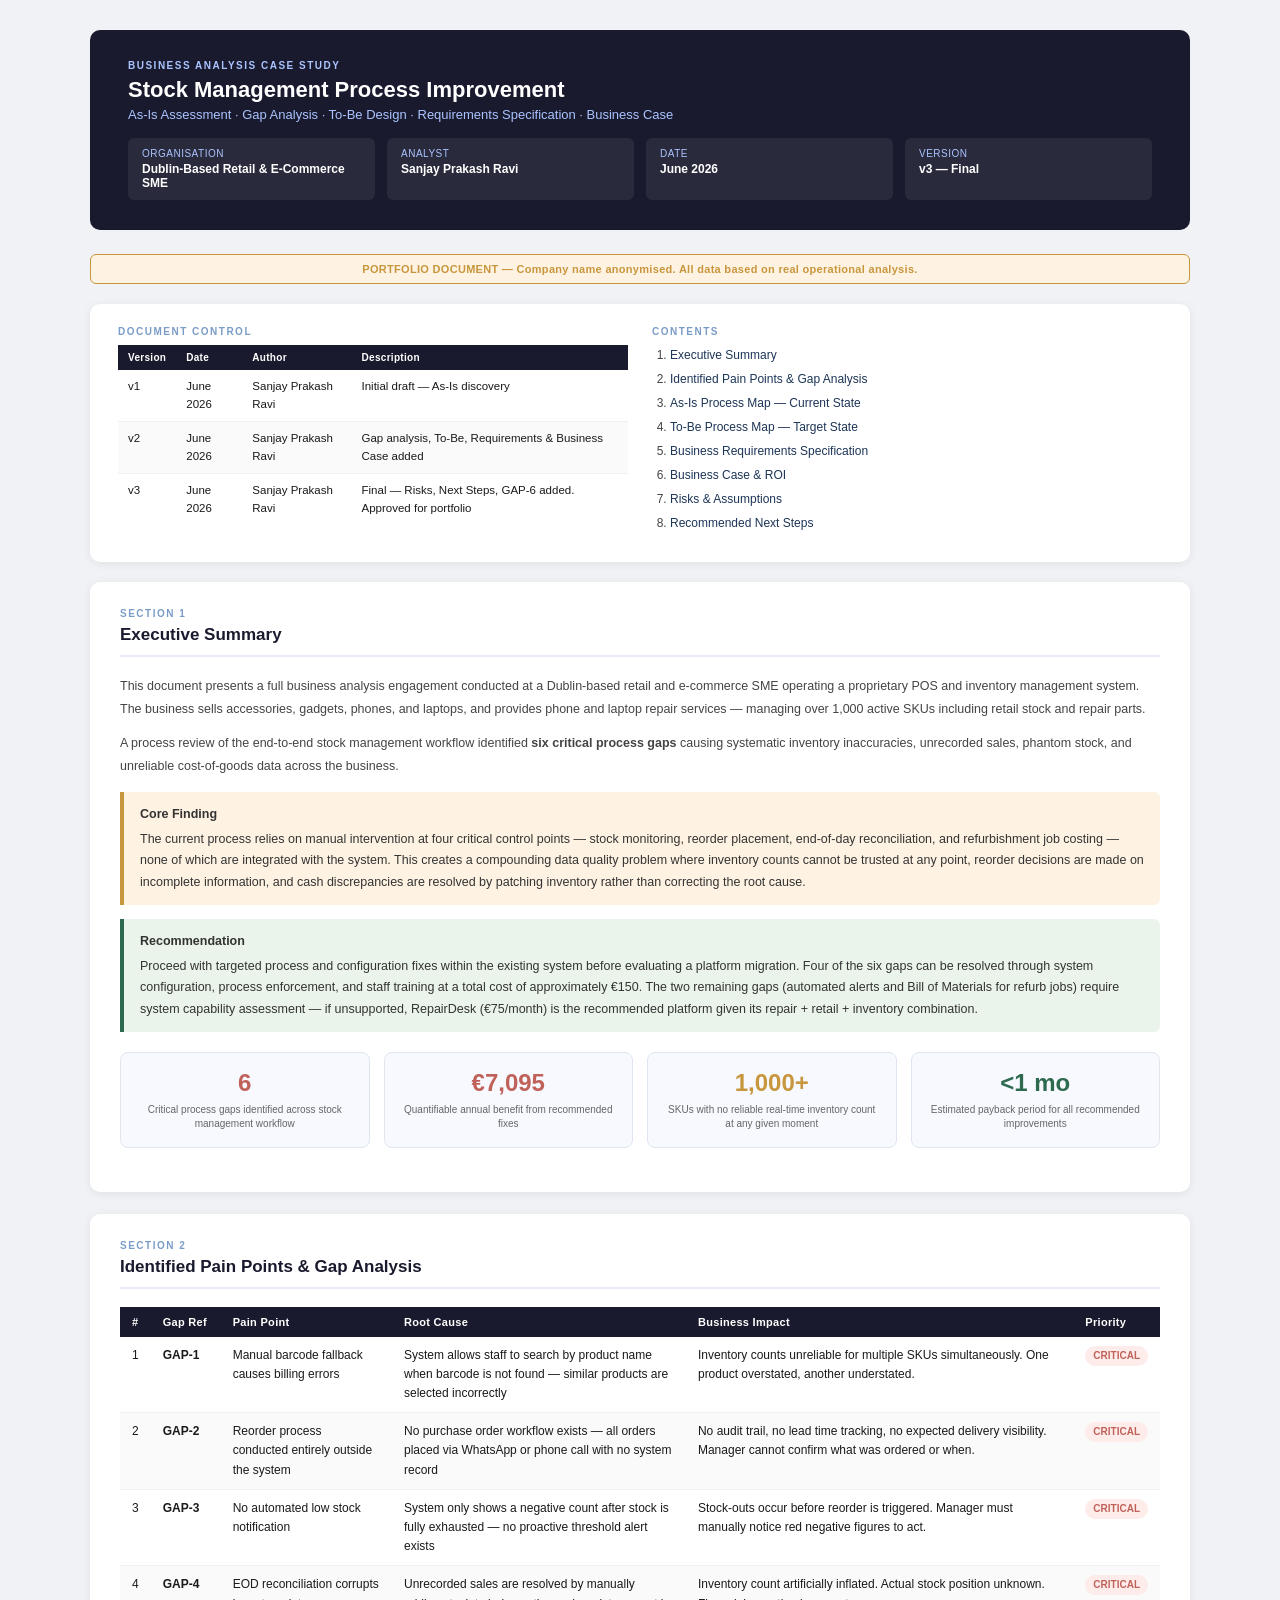
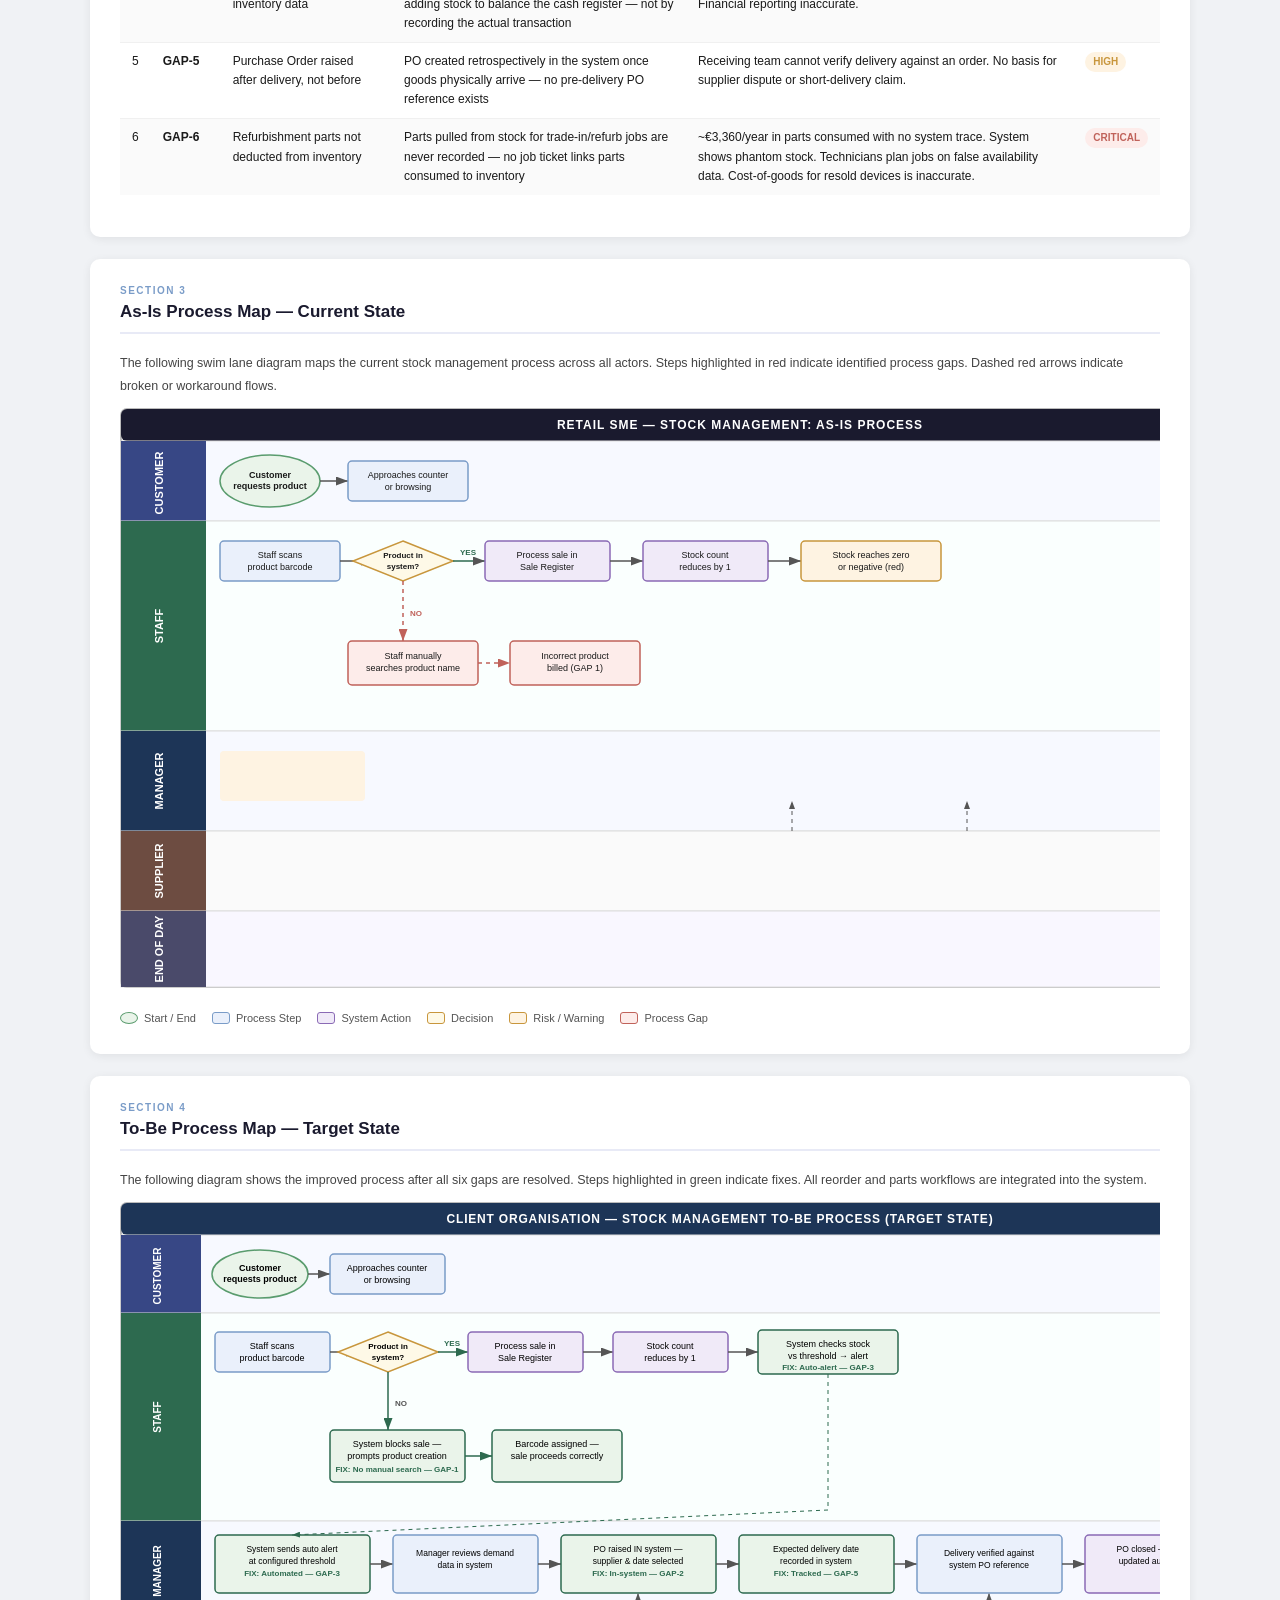
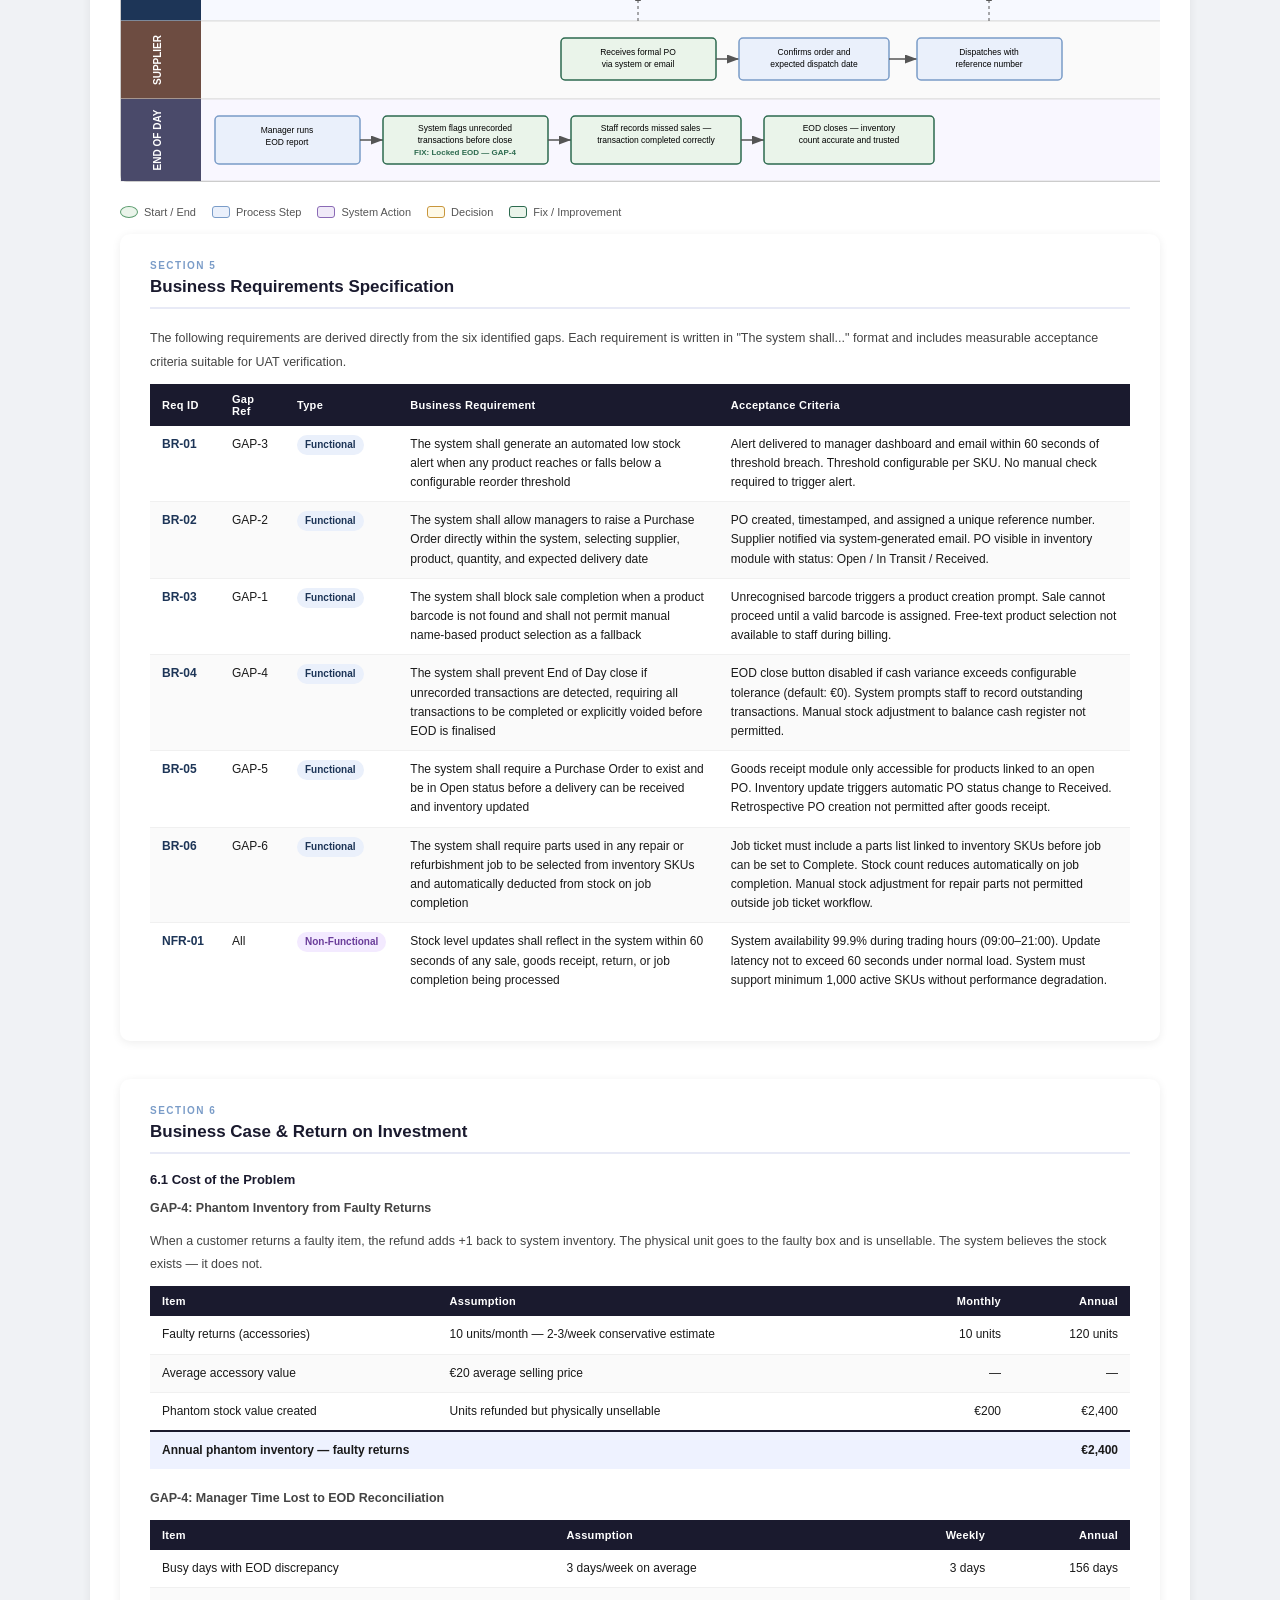
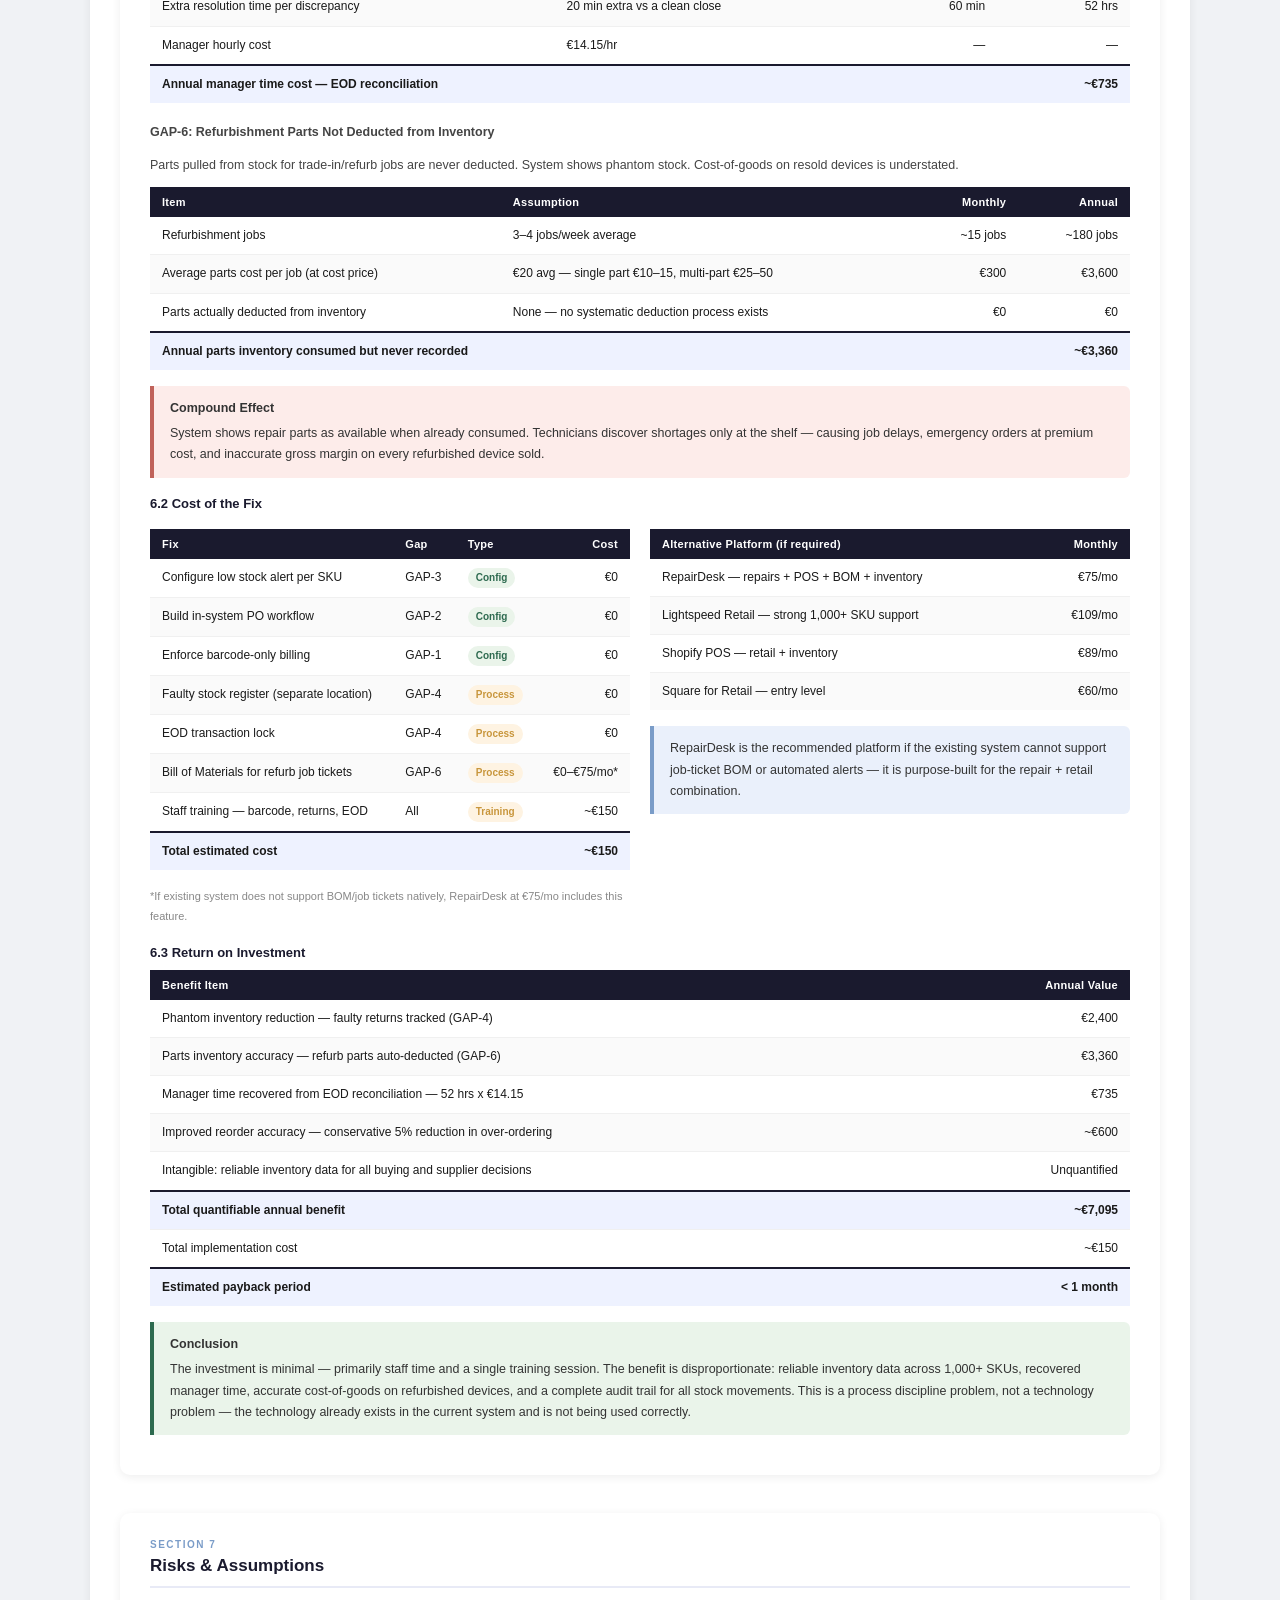
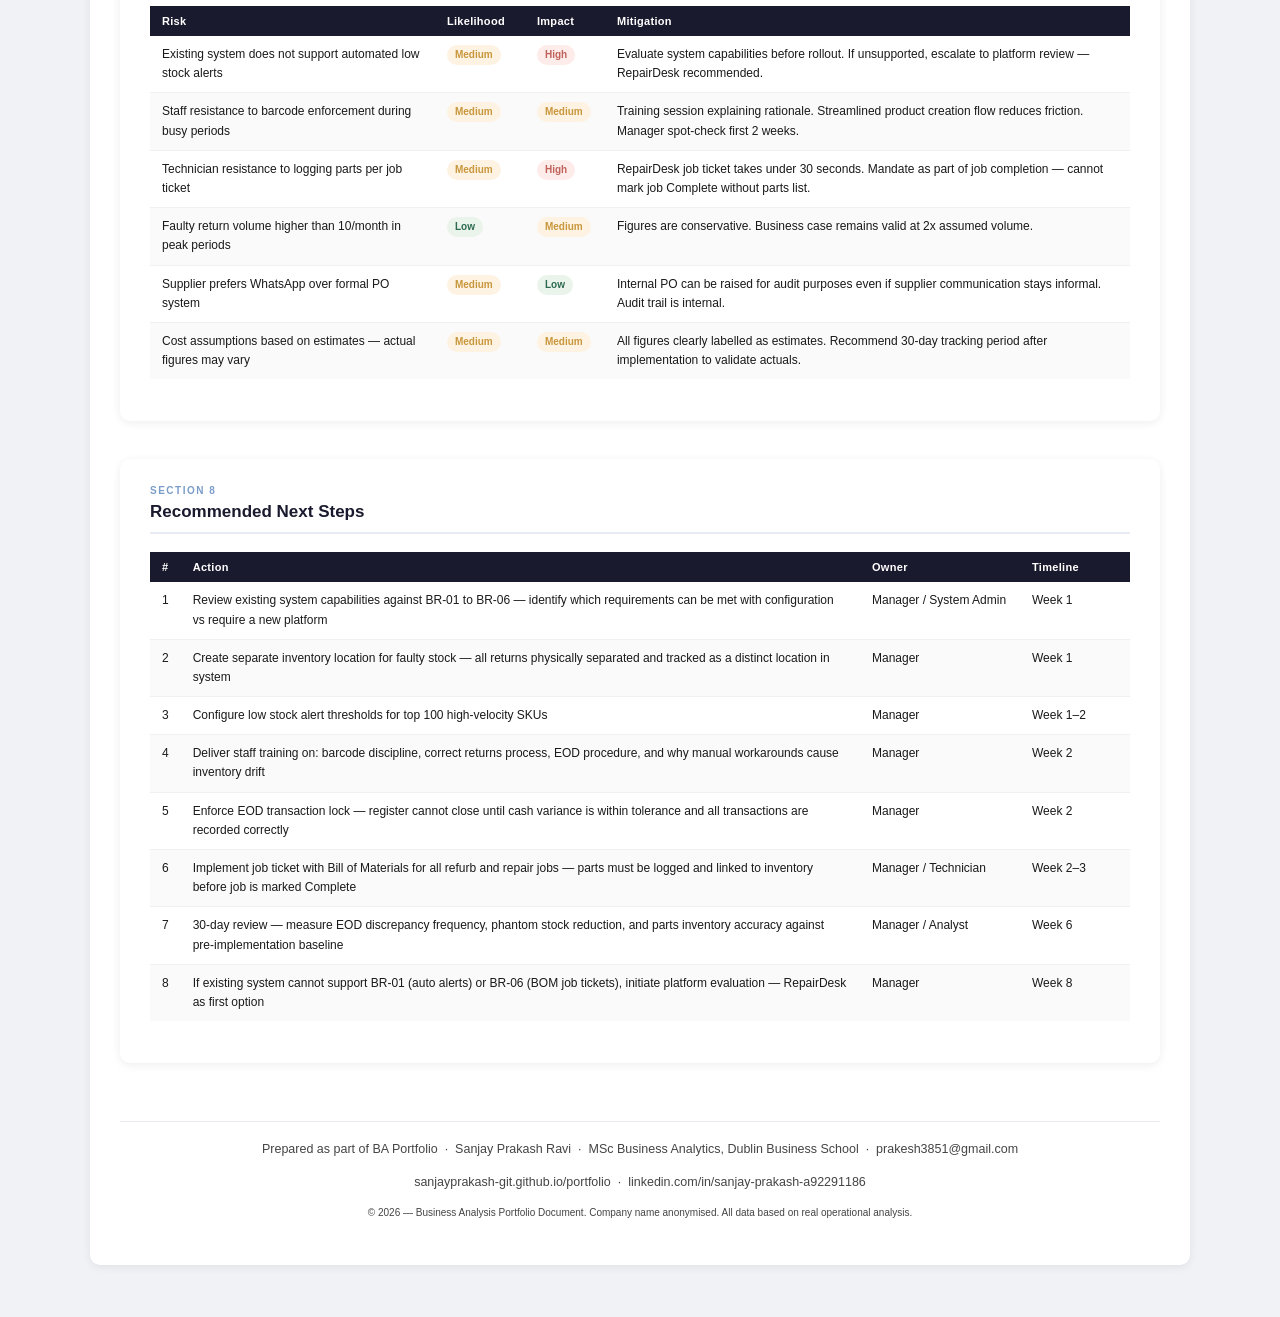
<file: bennova-case-study.html>
<!DOCTYPE html>
<html lang="en">
<head>
<meta charset="utf-8">
<title>Dublin Retail SME — BA Case Study: Full Documentation</title>
<style>
* { box-sizing: border-box; margin: 0; padding: 0; }
body { font-family: "Segoe UI", Arial, sans-serif; background: #f0f2f5; padding: 30px; color: #1a1a1a; }
.page { max-width: 1100px; margin: 0 auto; }

/* HEADER */
.header { background: #1a1a2e; color: white; border-radius: 10px; padding: 30px 38px; margin-bottom: 24px; }
.header h1 { font-size: 22px; font-weight: 700; margin-bottom: 4px; }
.header .sub { font-size: 13px; color: #aac4ff; margin-bottom: 14px; }
.meta-grid { display: grid; grid-template-columns: repeat(4, 1fr); gap: 12px; margin-top: 16px; }
.meta-item { background: rgba(255,255,255,0.07); border-radius: 6px; padding: 10px 14px; }
.meta-item .label { font-size: 10px; color: #aac4ff; letter-spacing: 0.5px; text-transform: uppercase; margin-bottom: 3px; }
.meta-item .value { font-size: 12px; color: white; font-weight: 600; }

/* DOC CONTROL */
.doc-control { background: white; border-radius: 10px; box-shadow: 0 2px 10px rgba(0,0,0,0.07); padding: 22px 28px; margin-bottom: 20px; display: grid; grid-template-columns: 1fr 1fr; gap: 24px; }
.toc ol { padding-left: 18px; }
.toc li { font-size: 12px; color: #444; line-height: 2; }
.toc li a { color: #1d3557; text-decoration: none; }
.toc li a:hover { text-decoration: underline; }
.version-table { width: 100%; border-collapse: collapse; font-size: 11.5px; }
.version-table th { background: #1a1a2e; color: white; padding: 7px 10px; text-align: left; font-size: 10px; letter-spacing: 0.3px; }
.version-table td { padding: 7px 10px; border-bottom: 1px solid #f0f0f0; }

/* SECTION CARDS */
.card { background: white; border-radius: 10px; box-shadow: 0 2px 10px rgba(0,0,0,0.07); padding: 26px 30px; margin-bottom: 22px; }
.section-label { font-size: 10px; font-weight: 700; color: #7a9cc8; letter-spacing: 1.5px; text-transform: uppercase; margin-bottom: 6px; }
.card h2 { font-size: 17px; font-weight: 700; color: #1a1a2e; padding-bottom: 10px; border-bottom: 2px solid #e8eaf6; margin-bottom: 18px; }
.card h3 { font-size: 13px; font-weight: 700; color: #1a1a2e; margin: 18px 0 10px; }
p { font-size: 12.5px; line-height: 1.85; color: #444; margin-bottom: 10px; }
p:last-child { margin-bottom: 0; }

/* CALLOUTS */
.callout { border-left: 4px solid #7a9cc8; background: #eaf0fb; padding: 12px 16px; border-radius: 0 6px 6px 0; margin: 14px 0; font-size: 12.5px; line-height: 1.7; color: #333; }
.callout.green  { border-left-color: #2d6a4f; background: #eaf4ea; }
.callout.amber  { border-left-color: #c8963c; background: #fef3e2; }
.callout.red    { border-left-color: #c0625a; background: #fdecea; }
.callout strong { display: block; margin-bottom: 4px; }

/* TABLES */
table { width: 100%; border-collapse: collapse; font-size: 12px; margin: 8px 0 16px; }
th { background: #1a1a2e; color: white; padding: 9px 12px; text-align: left; font-size: 11px; letter-spacing: 0.3px; }
td { padding: 9px 12px; border-bottom: 1px solid #f0f0f0; vertical-align: top; line-height: 1.6; }
tr:last-child td { border-bottom: none; }
tr:nth-child(even) td { background: #fafafa; }
.total-row td { font-weight: 700; background: #eef2ff !important; border-top: 2px solid #1a1a2e; }
.num { text-align: right; font-variant-numeric: tabular-nums; }
.badge { display: inline-block; padding: 2px 8px; border-radius: 10px; font-size: 10px; font-weight: 700; white-space: nowrap; }
.badge.crit { background: #fdecea; color: #c0625a; }
.badge.high { background: #fef3e2; color: #c8963c; }
.badge.grn  { background: #eaf4ea; color: #2d6a4f; }
.badge.blue { background: #eaf0fb; color: #1d3557; }
.badge.med  { background: #f3eaff; color: #6a3d9a; }
.req-id { font-weight: 700; color: #1d3557; white-space: nowrap; }

/* KPI ROW */
.kpi-row { display: grid; grid-template-columns: repeat(4, 1fr); gap: 14px; margin-bottom: 18px; }
.kpi { background: #f7f9ff; border: 1px solid #e0e6f0; border-radius: 8px; padding: 16px; text-align: center; }
.kpi .val { font-size: 24px; font-weight: 700; color: #1a1a2e; line-height: 1.2; }
.kpi .lbl { font-size: 10px; color: #666; margin-top: 5px; line-height: 1.4; }
.kpi.red .val { color: #c0625a; }
.kpi.grn .val { color: #2d6a4f; }
.kpi.amb .val { color: #c8963c; }

/* DIAGRAM */
.diagram-scroll { overflow-x: auto; padding-bottom: 8px; }
.legend { display: flex; gap: 16px; flex-wrap: wrap; padding: 12px 0 4px; }
.li { display: flex; align-items: center; gap: 6px; font-size: 11px; color: #555; }
.sw { width: 18px; height: 12px; border-radius: 3px; flex-shrink: 0; }

/* TWO COL */
.two-col { display: grid; grid-template-columns: 1fr 1fr; gap: 20px; }

/* FOOTER */
.footer { text-align: center; font-size: 11px; color: #aaa; margin-top: 20px; padding-bottom: 12px; border-top: 1px solid #e8eaf6; padding-top: 16px; }
.confidential { background: #fef3e2; border: 1px solid #c8963c; border-radius: 6px; padding: 8px 14px; font-size: 11px; color: #c8963c; text-align: center; margin-bottom: 20px; font-weight: 600; letter-spacing: 0.3px; }

@media print {
  body { background: white; padding: 10px; }
  .card { box-shadow: none; border: 1px solid #ddd; }
}
</style>
</head>
<body>
<div class="page">

<!-- HEADER -->
<div class="header">
  <div class="section-label" style="color:#aac4ff;">BUSINESS ANALYSIS CASE STUDY</div>
  <h1>Stock Management Process Improvement</h1>
  <div class="sub">As-Is Assessment · Gap Analysis · To-Be Design · Requirements Specification · Business Case</div>
  <div class="meta-grid">
    <div class="meta-item"><div class="label">Organisation</div><div class="value">Dublin-Based Retail &amp; E-Commerce SME</div></div>
    <div class="meta-item"><div class="label">Analyst</div><div class="value">Sanjay Prakash Ravi</div></div>
    <div class="meta-item"><div class="label">Date</div><div class="value">June 2026</div></div>
    <div class="meta-item"><div class="label">Version</div><div class="value">v3 — Final</div></div>
  </div>
</div>

<!-- CONFIDENTIALITY -->
<div class="confidential">PORTFOLIO DOCUMENT — Company name anonymised. All data based on real operational analysis.</div>

<!-- DOCUMENT CONTROL + TOC -->
<div class="doc-control">
  <div>
    <div class="section-label">Document Control</div>
    <table class="version-table">
      <thead><tr><th>Version</th><th>Date</th><th>Author</th><th>Description</th></tr></thead>
      <tbody>
<tr><td>v1</td><td>June 2026</td><td>Sanjay Prakash Ravi</td><td>Initial draft — As-Is discovery</td></tr>
<tr><td>v2</td><td>June 2026</td><td>Sanjay Prakash Ravi</td><td>Gap analysis, To-Be, Requirements &amp; Business Case added</td></tr>
<tr><td>v3</td><td>June 2026</td><td>Sanjay Prakash Ravi</td><td>Final — Risks, Next Steps, GAP-6 added. Approved for portfolio</td></tr>
      </tbody>
    </table>
  </div>
  <div class="toc">
    <div class="section-label">Contents</div>
    <ol>
      <li><a href="#exec">Executive Summary</a></li>
      <li><a href="#gaps">Identified Pain Points &amp; Gap Analysis</a></li>
      <li><a href="#asis">As-Is Process Map — Current State</a></li>
      <li><a href="#tobe">To-Be Process Map — Target State</a></li>
      <li><a href="#reqs">Business Requirements Specification</a></li>
      <li><a href="#bizcase">Business Case &amp; ROI</a></li>
      <li><a href="#risks">Risks &amp; Assumptions</a></li>
      <li><a href="#nextsteps">Recommended Next Steps</a></li>
    </ol>
  </div>
</div>

<!-- SECTION 1: EXECUTIVE SUMMARY -->
<div class="card" id="exec">
  <div class="section-label">Section 1</div>
  <h2>Executive Summary</h2>
  <p>This document presents a full business analysis engagement conducted at a Dublin-based retail and e-commerce SME operating a proprietary POS and inventory management system. The business sells accessories, gadgets, phones, and laptops, and provides phone and laptop repair services — managing over 1,000 active SKUs including retail stock and repair parts.</p>
  <p>A process review of the end-to-end stock management workflow identified <strong>six critical process gaps</strong> causing systematic inventory inaccuracies, unrecorded sales, phantom stock, and unreliable cost-of-goods data across the business.</p>

  <div class="callout amber">
    <strong>Core Finding</strong>
    The current process relies on manual intervention at four critical control points — stock monitoring, reorder placement, end-of-day reconciliation, and refurbishment job costing — none of which are integrated with the system. This creates a compounding data quality problem where inventory counts cannot be trusted at any point, reorder decisions are made on incomplete information, and cash discrepancies are resolved by patching inventory rather than correcting the root cause.
  </div>

  <div class="callout green">
    <strong>Recommendation</strong>
    Proceed with targeted process and configuration fixes within the existing system before evaluating a platform migration. Four of the six gaps can be resolved through system configuration, process enforcement, and staff training at a total cost of approximately €150. The two remaining gaps (automated alerts and Bill of Materials for refurb jobs) require system capability assessment — if unsupported, RepairDesk (€75/month) is the recommended platform given its repair + retail + inventory combination.
  </div>

  <div class="kpi-row" style="margin-top:20px;">
    <div class="kpi red"><div class="val">6</div><div class="lbl">Critical process gaps identified across stock management workflow</div></div>
    <div class="kpi red"><div class="val">€7,095</div><div class="lbl">Quantifiable annual benefit from recommended fixes</div></div>
    <div class="kpi amb"><div class="val">1,000+</div><div class="lbl">SKUs with no reliable real-time inventory count at any given moment</div></div>
    <div class="kpi grn"><div class="val">&lt;1 mo</div><div class="lbl">Estimated payback period for all recommended improvements</div></div>
  </div>
</div>

<!-- SECTION 2: GAP ANALYSIS -->
<div class="card" id="gaps">
  <div class="section-label">Section 2</div>
  <h2>Identified Pain Points &amp; Gap Analysis</h2>
  <table>
    <thead>
      <tr><th width="28">#</th><th width="70">Gap Ref</th><th>Pain Point</th><th>Root Cause</th><th>Business Impact</th><th width="80">Priority</th></tr>
    </thead>
    <tbody>
      <tr>
        <td>1</td><td><strong>GAP-1</strong></td>
        <td>Manual barcode fallback causes billing errors</td>
        <td>System allows staff to search by product name when barcode is not found — similar products are selected incorrectly</td>
        <td>Inventory counts unreliable for multiple SKUs simultaneously. One product overstated, another understated.</td>
        <td><span class="badge crit">CRITICAL</span></td>
      </tr>
      <tr>
        <td>2</td><td><strong>GAP-2</strong></td>
        <td>Reorder process conducted entirely outside the system</td>
        <td>No purchase order workflow exists — all orders placed via WhatsApp or phone call with no system record</td>
        <td>No audit trail, no lead time tracking, no expected delivery visibility. Manager cannot confirm what was ordered or when.</td>
        <td><span class="badge crit">CRITICAL</span></td>
      </tr>
      <tr>
        <td>3</td><td><strong>GAP-3</strong></td>
        <td>No automated low stock notification</td>
        <td>System only shows a negative count after stock is fully exhausted — no proactive threshold alert exists</td>
        <td>Stock-outs occur before reorder is triggered. Manager must manually notice red negative figures to act.</td>
        <td><span class="badge crit">CRITICAL</span></td>
      </tr>
      <tr>
        <td>4</td><td><strong>GAP-4</strong></td>
        <td>EOD reconciliation corrupts inventory data</td>
        <td>Unrecorded sales are resolved by manually adding stock to balance the cash register — not by recording the actual transaction</td>
        <td>Inventory count artificially inflated. Actual stock position unknown. Financial reporting inaccurate.</td>
        <td><span class="badge crit">CRITICAL</span></td>
      </tr>
      <tr>
        <td>5</td><td><strong>GAP-5</strong></td>
        <td>Purchase Order raised after delivery, not before</td>
        <td>PO created retrospectively in the system once goods physically arrive — no pre-delivery PO reference exists</td>
        <td>Receiving team cannot verify delivery against an order. No basis for supplier dispute or short-delivery claim.</td>
        <td><span class="badge high">HIGH</span></td>
      </tr>
      <tr>
        <td>6</td><td><strong>GAP-6</strong></td>
        <td>Refurbishment parts not deducted from inventory</td>
        <td>Parts pulled from stock for trade-in/refurb jobs are never recorded — no job ticket links parts consumed to inventory</td>
        <td>~€3,360/year in parts consumed with no system trace. System shows phantom stock. Technicians plan jobs on false availability data. Cost-of-goods for resold devices is inaccurate.</td>
        <td><span class="badge crit">CRITICAL</span></td>
      </tr>
    </tbody>
  </table>
</div>

<!-- SECTION 3: AS-IS PROCESS MAP -->
<div class="card" id="asis">
  <div class="section-label">Section 3</div>
  <h2>As-Is Process Map — Current State</h2>
  <p>The following swim lane diagram maps the current stock management process across all actors. Steps highlighted in red indicate identified process gaps. Dashed red arrows indicate broken or workaround flows.</p>
  <div class="diagram-scroll">
  <svg width="1240" height="580" xmlns="http://www.w3.org/2000/svg" font-family="Segoe UI,Arial,sans-serif">
    <defs>
      <marker id="d1" markerWidth="8" markerHeight="6" refX="8" refY="3" orient="auto"><polygon points="0 0,8 3,0 6" fill="#555"/></marker>
      <marker id="d1r" markerWidth="8" markerHeight="6" refX="8" refY="3" orient="auto"><polygon points="0 0,8 3,0 6" fill="#c0625a"/></marker>
    </defs>
    <!-- Pool Border -->
    <rect x="1" y="1" width="1238" height="578" rx="6" fill="none" stroke="#bbb" stroke-width="2"/>
    <rect x="1" y="1" width="1238" height="32" rx="6" fill="#1a1a2e"/>
    <text x="620" y="21" text-anchor="middle" fill="white" font-size="12" font-weight="700" letter-spacing="1">RETAIL SME — STOCK MANAGEMENT: AS-IS PROCESS</text>
    <!-- Lane: Customer y=33 h=80 -->
    <rect x="1" y="33" width="1238" height="80" fill="#f7f9ff" stroke="#ddd" stroke-width="1"/>
    <rect x="1" y="33" width="85" height="80" fill="#374785"/>
    <text x="43" y="75" text-anchor="middle" fill="white" font-size="11" font-weight="700" transform="rotate(-90,43,75)">CUSTOMER</text>
    <!-- Lane: Staff y=113 h=210 -->
    <rect x="1" y="113" width="1238" height="210" fill="#fafffe" stroke="#ddd" stroke-width="1"/>
    <rect x="1" y="113" width="85" height="210" fill="#2d6a4f"/>
    <text x="43" y="218" text-anchor="middle" fill="white" font-size="11" font-weight="700" transform="rotate(-90,43,218)">STAFF</text>
    <!-- Lane: Manager y=323 h=100 -->
    <rect x="1" y="323" width="1238" height="100" fill="#f7f9ff" stroke="#ddd" stroke-width="1"/>
    <rect x="1" y="323" width="85" height="100" fill="#1d3557"/>
    <text x="43" y="373" text-anchor="middle" fill="white" font-size="11" font-weight="700" transform="rotate(-90,43,373)">MANAGER</text>
    <!-- Lane: Supplier y=423 h=80 -->
    <rect x="1" y="423" width="1238" height="80" fill="#fafafa" stroke="#ddd" stroke-width="1"/>
    <rect x="1" y="423" width="85" height="80" fill="#6d4c41"/>
    <text x="43" y="463" text-anchor="middle" fill="white" font-size="11" font-weight="700" transform="rotate(-90,43,463)">SUPPLIER</text>
    <!-- Lane: EOD y=503 h=76 -->
    <rect x="1" y="503" width="1238" height="76" fill="#f9f7ff" stroke="#ddd" stroke-width="1"/>
    <rect x="1" y="503" width="85" height="76" fill="#4a4a6a"/>
    <text x="43" y="541" text-anchor="middle" fill="white" font-size="11" font-weight="700" transform="rotate(-90,43,541)">END OF DAY</text>

    <!-- Customer Row -->
    <ellipse cx="150" cy="73" rx="50" ry="26" fill="#eaf4ea" stroke="#5a9c6e" stroke-width="1.5"/>
    <text x="150" y="70" text-anchor="middle" font-size="9" font-weight="600" fill="#1a1a1a">Customer</text>
    <text x="150" y="81" text-anchor="middle" font-size="9" font-weight="600" fill="#1a1a1a">requests product</text>
    <line x1="200" y1="73" x2="228" y2="73" stroke="#555" stroke-width="1.5" marker-end="url(#d1)"/>
    <rect x="228" y="53" width="120" height="40" rx="4" fill="#eaf0fb" stroke="#7a9cc8" stroke-width="1.5"/>
    <text x="288" y="70" text-anchor="middle" font-size="9" fill="#1a1a1a">Approaches counter</text>
    <text x="288" y="82" text-anchor="middle" font-size="9" fill="#1a1a1a">or browsing</text>

    <!-- Staff Row: YES path -->
    <rect x="100" y="133" width="120" height="40" rx="4" fill="#eaf0fb" stroke="#7a9cc8" stroke-width="1.5"/>
    <text x="160" y="150" text-anchor="middle" font-size="9" fill="#1a1a1a">Staff scans</text>
    <text x="160" y="162" text-anchor="middle" font-size="9" fill="#1a1a1a">product barcode</text>
    <line x1="220" y1="153" x2="253" y2="153" stroke="#555" stroke-width="1.5" marker-end="url(#d1)"/>
    <polygon points="283,133 333,153 283,173 233,153" fill="#fef9e7" stroke="#c8963c" stroke-width="1.5"/>
    <text x="283" y="150" text-anchor="middle" font-size="8" font-weight="600" fill="#1a1a1a">Product in</text>
    <text x="283" y="161" text-anchor="middle" font-size="8" font-weight="600" fill="#1a1a1a">system?</text>
    <line x1="333" y1="153" x2="365" y2="153" stroke="#2d6a4f" stroke-width="1.5" marker-end="url(#d1)"/>
    <text x="348" y="147" text-anchor="middle" font-size="8" fill="#2d6a4f" font-weight="600">YES</text>
    <rect x="365" y="133" width="125" height="40" rx="4" fill="#f0eaf8" stroke="#8a6ab5" stroke-width="1.5"/>
    <text x="427" y="150" text-anchor="middle" font-size="9" fill="#1a1a1a">Process sale in</text>
    <text x="427" y="162" text-anchor="middle" font-size="9" fill="#1a1a1a">Sale Register</text>
    <line x1="490" y1="153" x2="523" y2="153" stroke="#555" stroke-width="1.5" marker-end="url(#d1)"/>
    <rect x="523" y="133" width="125" height="40" rx="4" fill="#f0eaf8" stroke="#8a6ab5" stroke-width="1.5"/>
    <text x="585" y="150" text-anchor="middle" font-size="9" fill="#1a1a1a">Stock count</text>
    <text x="585" y="162" text-anchor="middle" font-size="9" fill="#1a1a1a">reduces by 1</text>
    <line x1="648" y1="153" x2="681" y2="153" stroke="#555" stroke-width="1.5" marker-end="url(#d1)"/>
    <rect x="681" y="133" width="140" height="40" rx="4" fill="#fef3e2" stroke="#c8963c" stroke-width="1.5"/>
    <text x="751" y="150" text-anchor="middle" font-size="9" fill="#1a1a1a">Stock reaches zero</text>
    <text x="751" y="162" text-anchor="middle" font-size="9" fill="#1a1a1a">or negative (red)</text>

    <!-- Staff Row: NO path (GAP) -->
    <line x1="283" y1="173" x2="283" y2="233" stroke="#c0625a" stroke-width="1.5" stroke-dasharray="4" marker-end="url(#d1r)"/>
    <text x="290" y="208" font-size="8" fill="#c0625a" font-weight="600">NO</text>
    <rect x="228" y="233" width="130" height="44" rx="4" fill="#fdecea" stroke="#c0625a" stroke-width="1.5"/>
    <text x="293" y="251" text-anchor="middle" font-size="9" fill="#1a1a1a">Staff manually</text>
    <text x="293" y="263" text-anchor="middle" font-size="9" fill="#1a1a1a">searches product name</text>
    <line x1="358" y1="255" x2="390" y2="255" stroke="#c0625a" stroke-width="1.5" stroke-dasharray="4" marker-end="url(#d1r)"/>
    <rect x="390" y="233" width="130" height="44" rx="4" fill="#fdecea" stroke="#c0625a" stroke-width="1.5"/>
    <text x="455" y="251" text-anchor="middle" font-size="9" fill="#1a1a1a">Incorrect product</text>
    <text x="455" y="263" text-anchor="middle" font-size="9" fill="#1a1a1a">billed (GAP 1)</text>

    <!-- Manager Row -->
    <rect x="100" y="343" width="145" height="50" rx="4" fill="#fef3e2" stroke="#

... [OUTPUT TRUNCATED - 5527 chars omitted out of 55527 total] ...

l(#d1)"/>
    <line x1="847" y1="423" x2="847" y2="393" stroke="#555" stroke-width="1" stroke-dasharray="4" marker-end="url(#d1)"/>
    <line x1="672" y1="423" x2="672" y2="393" stroke="#555" stroke-width="1" stroke-dasharray="4" marker-end="url(#d1)"/>
  </svg>
  </div>
  <div class="legend">
    <div class="li"><div class="sw" style="background:#eaf4ea;border:1.5px solid #5a9c6e;border-radius:50%;"></div>Start / End</div>
    <div class="li"><div class="sw" style="background:#eaf0fb;border:1.5px solid #7a9cc8;"></div>Process Step</div>
    <div class="li"><div class="sw" style="background:#f0eaf8;border:1.5px solid #8a6ab5;"></div>System Action</div>
    <div class="li"><div class="sw" style="background:#fef9e7;border:1.5px solid #c8963c;"></div>Decision</div>
    <div class="li"><div class="sw" style="background:#fef3e2;border:1.5px solid #c8963c;"></div>Risk / Warning</div>
    <div class="li"><div class="sw" style="background:#fdecea;border:1.5px solid #c0625a;"></div>Process Gap</div>
  </div>
</div>

<!-- SECTION 4: TO-BE PROCESS MAP -->
<div class="card" id="tobe">
  <div class="section-label">Section 4</div>
  <h2>To-Be Process Map — Target State</h2>
  <p>The following diagram shows the improved process after all six gaps are resolved. Steps highlighted in green indicate fixes. All reorder and parts workflows are integrated into the system.</p>
  <div class="diagram-scroll">
  <svg width="1200" height="580" xmlns="http://www.w3.org/2000/svg" font-family="Segoe UI,Arial,sans-serif">
    <defs>
      <marker id="b1" markerWidth="8" markerHeight="6" refX="8" refY="3" orient="auto"><polygon points="0 0,8 3,0 6" fill="#555"/></marker>
      <marker id="b1g" markerWidth="8" markerHeight="6" refX="8" refY="3" orient="auto"><polygon points="0 0,8 3,0 6" fill="#2d6a4f"/></marker>
    </defs>
    <rect x="1" y="1" width="1198" height="578" rx="6" fill="none" stroke="#bbb" stroke-width="2"/>
    <rect x="1" y="1" width="1198" height="32" rx="6" fill="#1d3557"/>
    <text x="600" y="21" text-anchor="middle" fill="white" font-size="12" font-weight="700" letter-spacing="0.8">CLIENT ORGANISATION — STOCK MANAGEMENT TO-BE PROCESS (TARGET STATE)</text>
    <!-- Lanes -->
    <rect x="1" y="33" width="1198" height="78" fill="#f7f9ff" stroke="#ddd" stroke-width="1"/>
    <rect x="1" y="33" width="80" height="78" fill="#374785"/>
    <text x="41" y="74" text-anchor="middle" fill="white" font-size="10" font-weight="700" transform="rotate(-90,41,74)">CUSTOMER</text>
    <rect x="1" y="111" width="1198" height="208" fill="#fafffe" stroke="#ddd" stroke-width="1"/>
    <rect x="1" y="111" width="80" height="208" fill="#2d6a4f"/>
    <text x="41" y="215" text-anchor="middle" fill="white" font-size="10" font-weight="700" transform="rotate(-90,41,215)">STAFF</text>
    <rect x="1" y="319" width="1198" height="100" fill="#f7f9ff" stroke="#ddd" stroke-width="1"/>
    <rect x="1" y="319" width="80" height="100" fill="#1d3557"/>
    <text x="41" y="369" text-anchor="middle" fill="white" font-size="10" font-weight="700" transform="rotate(-90,41,369)">MANAGER</text>
    <rect x="1" y="419" width="1198" height="78" fill="#fafafa" stroke="#ddd" stroke-width="1"/>
    <rect x="1" y="419" width="80" height="78" fill="#6d4c41"/>
    <text x="41" y="458" text-anchor="middle" fill="white" font-size="10" font-weight="700" transform="rotate(-90,41,458)">SUPPLIER</text>
    <rect x="1" y="497" width="1198" height="82" fill="#f9f7ff" stroke="#ddd" stroke-width="1"/>
    <rect x="1" y="497" width="80" height="82" fill="#4a4a6a"/>
    <text x="41" y="538" text-anchor="middle" fill="white" font-size="10" font-weight="700" transform="rotate(-90,41,538)">END OF DAY</text>
    <!-- CUSTOMER -->
    <ellipse cx="140" cy="72" rx="48" ry="24" fill="#eaf4ea" stroke="#5a9c6e" stroke-width="1.5"/>
    <text x="140" y="69" text-anchor="middle" font-size="9" font-weight="600">Customer</text>
    <text x="140" y="80" text-anchor="middle" font-size="9" font-weight="600">requests product</text>
    <line x1="188" y1="72" x2="210" y2="72" stroke="#555" stroke-width="1.5" marker-end="url(#b1)"/>
    <rect x="210" y="52" width="115" height="40" rx="4" fill="#eaf0fb" stroke="#7a9cc8" stroke-width="1.5"/>
    <text x="267" y="69" text-anchor="middle" font-size="9">Approaches counter</text>
    <text x="267" y="81" text-anchor="middle" font-size="9">or browsing</text>
    <!-- STAFF YES PATH -->
    <rect x="95" y="130" width="115" height="40" rx="4" fill="#eaf0fb" stroke="#7a9cc8" stroke-width="1.5"/>
    <text x="152" y="147" text-anchor="middle" font-size="9">Staff scans</text>
    <text x="152" y="159" text-anchor="middle" font-size="9">product barcode</text>
    <line x1="210" y1="150" x2="238" y2="150" stroke="#555" stroke-width="1.5" marker-end="url(#b1)"/>
    <polygon points="268,130 318,150 268,170 218,150" fill="#fef9e7" stroke="#c8963c" stroke-width="1.5"/>
    <text x="268" y="147" text-anchor="middle" font-size="8" font-weight="600">Product in</text>
    <text x="268" y="158" text-anchor="middle" font-size="8" font-weight="600">system?</text>
    <line x1="318" y1="150" x2="348" y2="150" stroke="#2d6a4f" stroke-width="1.5" marker-end="url(#b1g)"/>
    <text x="332" y="144" text-anchor="middle" font-size="8" fill="#2d6a4f" font-weight="600">YES</text>
    <rect x="348" y="130" width="115" height="40" rx="4" fill="#f0eaf8" stroke="#8a6ab5" stroke-width="1.5"/>
    <text x="405" y="147" text-anchor="middle" font-size="9">Process sale in</text>
    <text x="405" y="159" text-anchor="middle" font-size="9">Sale Register</text>
    <line x1="463" y1="150" x2="493" y2="150" stroke="#555" stroke-width="1.5" marker-end="url(#b1)"/>
    <rect x="493" y="130" width="115" height="40" rx="4" fill="#f0eaf8" stroke="#8a6ab5" stroke-width="1.5"/>
    <text x="550" y="147" text-anchor="middle" font-size="9">Stock count</text>
    <text x="550" y="159" text-anchor="middle" font-size="9">reduces by 1</text>
    <line x1="608" y1="150" x2="638" y2="150" stroke="#555" stroke-width="1.5" marker-end="url(#b1)"/>
    <rect x="638" y="128" width="140" height="44" rx="4" fill="#eaf4ea" stroke="#2d6a4f" stroke-width="1.5"/>
    <text x="708" y="145" text-anchor="middle" font-size="9">System checks stock</text>
    <text x="708" y="157" text-anchor="middle" font-size="9">vs threshold → alert</text>
    <text x="708" y="168" text-anchor="middle" font-size="8" fill="#2d6a4f" font-weight="600">FIX: Auto-alert — GAP-3</text>
    <!-- NO PATH FIXED -->
    <line x1="268" y1="170" x2="268" y2="228" stroke="#2d6a4f" stroke-width="1.5" marker-end="url(#b1g)"/>
    <text x="275" y="204" font-size="8" fill="#555" font-weight="600">NO</text>
    <rect x="210" y="228" width="135" height="52" rx="4" fill="#eaf4ea" stroke="#2d6a4f" stroke-width="1.5"/>
    <text x="277" y="245" text-anchor="middle" font-size="9">System blocks sale —</text>
    <text x="277" y="257" text-anchor="middle" font-size="9">prompts product creation</text>
    <text x="277" y="270" text-anchor="middle" font-size="8" fill="#2d6a4f" font-weight="600">FIX: No manual search — GAP-1</text>
    <line x1="345" y1="254" x2="372" y2="254" stroke="#2d6a4f" stroke-width="1.5" marker-end="url(#b1g)"/>
    <rect x="372" y="228" width="130" height="52" rx="4" fill="#eaf4ea" stroke="#2d6a4f" stroke-width="1.5"/>
    <text x="437" y="245" text-anchor="middle" font-size="9">Barcode assigned —</text>
    <text x="437" y="257" text-anchor="middle" font-size="9">sale proceeds correctly</text>
    <!-- MANAGER -->
    <rect x="95" y="333" width="155" height="58" rx="4" fill="#eaf4ea" stroke="#2d6a4f" stroke-width="1.5"/>
    <text x="172" y="350" text-anchor="middle" font-size="8.5">System sends auto alert</text>
    <text x="172" y="362" text-anchor="middle" font-size="8.5">at configured threshold</text>
    <text x="172" y="374" text-anchor="middle" font-size="8" fill="#2d6a4f" font-weight="600">FIX: Automated — GAP-3</text>
    <line x1="250" y1="362" x2="273" y2="362" stroke="#555" stroke-width="1.5" marker-end="url(#b1)"/>
    <rect x="273" y="333" width="145" height="58" rx="4" fill="#eaf0fb" stroke="#7a9cc8" stroke-width="1.5"/>
    <text x="345" y="354" text-anchor="middle" font-size="8.5">Manager reviews demand</text>
    <text x="345" y="366" text-anchor="middle" font-size="8.5">data in system</text>
    <line x1="418" y1="362" x2="441" y2="362" stroke="#555" stroke-width="1.5" marker-end="url(#b1)"/>
    <rect x="441" y="333" width="155" height="58" rx="4" fill="#eaf4ea" stroke="#2d6a4f" stroke-width="1.5"/>
    <text x="518" y="350" text-anchor="middle" font-size="8.5">PO raised IN system —</text>
    <text x="518" y="362" text-anchor="middle" font-size="8.5">supplier &amp; date selected</text>
    <text x="518" y="374" text-anchor="middle" font-size="8" fill="#2d6a4f" font-weight="600">FIX: In-system — GAP-2</text>
    <line x1="596" y1="362" x2="619" y2="362" stroke="#555" stroke-width="1.5" marker-end="url(#b1)"/>
    <rect x="619" y="333" width="155" height="58" rx="4" fill="#eaf4ea" stroke="#2d6a4f" stroke-width="1.5"/>
    <text x="696" y="350" text-anchor="middle" font-size="8.5">Expected delivery date</text>
    <text x="696" y="362" text-anchor="middle" font-size="8.5">recorded in system</text>
    <text x="696" y="374" text-anchor="middle" font-size="8" fill="#2d6a4f" font-weight="600">FIX: Tracked — GAP-5</text>
    <line x1="774" y1="362" x2="797" y2="362" stroke="#555" stroke-width="1.5" marker-end="url(#b1)"/>
    <rect x="797" y="333" width="145" height="58" rx="4" fill="#eaf0fb" stroke="#7a9cc8" stroke-width="1.5"/>
    <text x="869" y="354" text-anchor="middle" font-size="8.5">Delivery verified against</text>
    <text x="869" y="366" text-anchor="middle" font-size="8.5">system PO reference</text>
    <line x1="942" y1="362" x2="965" y2="362" stroke="#555" stroke-width="1.5" marker-end="url(#b1)"/>
    <rect x="965" y="333" width="150" height="58" rx="4" fill="#f0eaf8" stroke="#8a6ab5" stroke-width="1.5"/>
    <text x="1040" y="350" text-anchor="middle" font-size="8.5">PO closed — inventory</text>
    <text x="1040" y="362" text-anchor="middle" font-size="8.5">updated automatically</text>
    <!-- SUPPLIER -->
    <rect x="441" y="436" width="155" height="42" rx="4" fill="#eaf4ea" stroke="#2d6a4f" stroke-width="1.5"/>
    <text x="518" y="453" text-anchor="middle" font-size="8.5">Receives formal PO</text>
    <text x="518" y="465" text-anchor="middle" font-size="8.5">via system or email</text>
    <line x1="596" y1="457" x2="619" y2="457" stroke="#555" stroke-width="1.5" marker-end="url(#b1)"/>
    <rect x="619" y="436" width="150" height="42" rx="4" fill="#eaf0fb" stroke="#7a9cc8" stroke-width="1.5"/>
    <text x="694" y="453" text-anchor="middle" font-size="8.5">Confirms order and</text>
    <text x="694" y="465" text-anchor="middle" font-size="8.5">expected dispatch date</text>
    <line x1="769" y1="457" x2="797" y2="457" stroke="#555" stroke-width="1.5" marker-end="url(#b1)"/>
    <rect x="797" y="436" width="145" height="42" rx="4" fill="#eaf0fb" stroke="#7a9cc8" stroke-width="1.5"/>
    <text x="869" y="453" text-anchor="middle" font-size="8.5">Dispatches with</text>
    <text x="869" y="465" text-anchor="middle" font-size="8.5">reference number</text>
    <!-- EOD FIXED -->
    <rect x="95" y="514" width="145" height="48" rx="4" fill="#eaf0fb" stroke="#7a9cc8" stroke-width="1.5"/>
    <text x="167" y="531" text-anchor="middle" font-size="8.5">Manager runs</text>
    <text x="167" y="543" text-anchor="middle" font-size="8.5">EOD report</text>
    <line x1="240" y1="538" x2="263" y2="538" stroke="#555" stroke-width="1.5" marker-end="url(#b1)"/>
    <rect x="263" y="514" width="165" height="48" rx="4" fill="#eaf4ea" stroke="#2d6a4f" stroke-width="1.5"/>
    <text x="345" y="529" text-anchor="middle" font-size="8.5">System flags unrecorded</text>
    <text x="345" y="541" text-anchor="middle" font-size="8.5">transactions before close</text>
    <text x="345" y="553" text-anchor="middle" font-size="8" fill="#2d6a4f" font-weight="600">FIX: Locked EOD — GAP-4</text>
    <line x1="428" y1="538" x2="451" y2="538" stroke="#555" stroke-width="1.5" marker-end="url(#b1)"/>
    <rect x="451" y="514" width="170" height="48" rx="4" fill="#eaf4ea" stroke="#2d6a4f" stroke-width="1.5"/>
    <text x="536" y="529" text-anchor="middle" font-size="8.5">Staff records missed sales —</text>
    <text x="536" y="541" text-anchor="middle" font-size="8.5">transaction completed correctly</text>
    <line x1="621" y1="538" x2="644" y2="538" stroke="#555" stroke-width="1.5" marker-end="url(#b1)"/>
    <rect x="644" y="514" width="170" height="48" rx="4" fill="#eaf4ea" stroke="#2d6a4f" stroke-width="1.5"/>
    <text x="729" y="529" text-anchor="middle" font-size="8.5">EOD closes — inventory</text>
    <text x="729" y="541" text-anchor="middle" font-size="8.5">count accurate and trusted</text>
    <!-- cross-lane -->
    <line x1="708" y1="172" x2="708" y2="308" stroke="#2d6a4f" stroke-width="1" stroke-dasharray="4"/>
    <line x1="708" y1="308" x2="172" y2="333" stroke="#2d6a4f" stroke-width="1" stroke-dasharray="4" marker-end="url(#b1g)"/>
    <line x1="518" y1="419" x2="518" y2="391" stroke="#555" stroke-width="1" stroke-dasharray="3" marker-end="url(#b1)"/>
    <line x1="869" y1="419" x2="869" y2="391" stroke="#555" stroke-width="1" stroke-dasharray="3" marker-end="url(#b1)"/>
  </svg>
  </div>
  <div class="legend">
    <div class="li"><div class="sw" style="background:#eaf4ea;border:1.5px solid #5a9c6e;border-radius:50%;"></div>Start / End</div>
    <div class="li"><div class="sw" style="background:#eaf0fb;border:1.5px solid #7a9cc8;"></div>Process Step</div>
    <div class="li"><div class="sw" style="background:#f0eaf8;border:1.5px solid #8a6ab5;"></div>System Action</div>
    <div class="li"><div class="sw" style="background:#fef9e7;border:1.5px solid #c8963c;"></div>Decision</div>
    <div class="li"><div class="sw" style="background:#eaf4ea;border:1.5px solid #2d6a4f;"></div>Fix / Improvement</div>

<!-- SECTION 5: REQUIREMENTS -->
<div class="card" id="reqs">
  <div class="section-label">Section 5</div>
  <h2>Business Requirements Specification</h2>
  <p>The following requirements are derived directly from the six identified gaps. Each requirement is written in "The system shall..." format and includes measurable acceptance criteria suitable for UAT verification.</p>
  <table>
    <thead>
      <tr><th width="70">Req ID</th><th width="65">Gap Ref</th><th width="90">Type</th><th>Business Requirement</th><th>Acceptance Criteria</th></tr>
    </thead>
    <tbody>
      <tr>
        <td class="req-id">BR-01</td><td>GAP-3</td><td><span class="badge blue">Functional</span></td>
        <td>The system shall generate an automated low stock alert when any product reaches or falls below a configurable reorder threshold</td>
        <td>Alert delivered to manager dashboard and email within 60 seconds of threshold breach. Threshold configurable per SKU. No manual check required to trigger alert.</td>
      </tr>
      <tr>
        <td class="req-id">BR-02</td><td>GAP-2</td><td><span class="badge blue">Functional</span></td>
        <td>The system shall allow managers to raise a Purchase Order directly within the system, selecting supplier, product, quantity, and expected delivery date</td>
        <td>PO created, timestamped, and assigned a unique reference number. Supplier notified via system-generated email. PO visible in inventory module with status: Open / In Transit / Received.</td>
      </tr>
      <tr>
        <td class="req-id">BR-03</td><td>GAP-1</td><td><span class="badge blue">Functional</span></td>
        <td>The system shall block sale completion when a product barcode is not found and shall not permit manual name-based product selection as a fallback</td>
        <td>Unrecognised barcode triggers a product creation prompt. Sale cannot proceed until a valid barcode is assigned. Free-text product selection not available to staff during billing.</td>
      </tr>
      <tr>
        <td class="req-id">BR-04</td><td>GAP-4</td><td><span class="badge blue">Functional</span></td>
        <td>The system shall prevent End of Day close if unrecorded transactions are detected, requiring all transactions to be completed or explicitly voided before EOD is finalised</td>
        <td>EOD close button disabled if cash variance exceeds configurable tolerance (default: €0). System prompts staff to record outstanding transactions. Manual stock adjustment to balance cash register not permitted.</td>
      </tr>
      <tr>
        <td class="req-id">BR-05</td><td>GAP-5</td><td><span class="badge blue">Functional</span></td>
        <td>The system shall require a Purchase Order to exist and be in Open status before a delivery can be received and inventory updated</td>
        <td>Goods receipt module only accessible for products linked to an open PO. Inventory update triggers automatic PO status change to Received. Retrospective PO creation not permitted after goods receipt.</td>
      </tr>
      <tr>
        <td class="req-id">BR-06</td><td>GAP-6</td><td><span class="badge blue">Functional</span></td>
        <td>The system shall require parts used in any repair or refurbishment job to be selected from inventory SKUs and automatically deducted from stock on job completion</td>
        <td>Job ticket must include a parts list linked to inventory SKUs before job can be set to Complete. Stock count reduces automatically on job completion. Manual stock adjustment for repair parts not permitted outside job ticket workflow.</td>
      </tr>
      <tr>
        <td class="req-id">NFR-01</td><td>All</td><td><span class="badge med">Non-Functional</span></td>
        <td>Stock level updates shall reflect in the system within 60 seconds of any sale, goods receipt, return, or job completion being processed</td>
        <td>System availability 99.9% during trading hours (09:00–21:00). Update latency not to exceed 60 seconds under normal load. System must support minimum 1,000 active SKUs without performance degradation.</td>
      </tr>
    </tbody>
  </table>
</div>

<!-- SECTION 6: BUSINESS CASE -->
<div class="card" id="bizcase">
  <div class="section-label">Section 6</div>
  <h2>Business Case &amp; Return on Investment</h2>

  <h3>6.1 Cost of the Problem</h3>

  <p><strong>GAP-4: Phantom Inventory from Faulty Returns</strong></p>
  <p>When a customer returns a faulty item, the refund adds +1 back to system inventory. The physical unit goes to the faulty box and is unsellable. The system believes the stock exists — it does not.</p>
  <table>
    <thead><tr><th>Item</th><th>Assumption</th><th class="num">Monthly</th><th class="num">Annual</th></tr></thead>
    <tbody>
      <tr><td>Faulty returns (accessories)</td><td>10 units/month — 2-3/week conservative estimate</td><td class="num">10 units</td><td class="num">120 units</td></tr>
      <tr><td>Average accessory value</td><td>€20 average selling price</td><td class="num">—</td><td class="num">—</td></tr>
      <tr><td>Phantom stock value created</td><td>Units refunded but physically unsellable</td><td class="num">€200</td><td class="num">€2,400</td></tr>
      <tr class="total-row"><td colspan="2">Annual phantom inventory — faulty returns</td><td></td><td class="num">€2,400</td></tr>
    </tbody>
  </table>

  <p style="margin-top:18px;"><strong>GAP-4: Manager Time Lost to EOD Reconciliation</strong></p>
  <table>
    <thead><tr><th>Item</th><th>Assumption</th><th class="num">Weekly</th><th class="num">Annual</th></tr></thead>
    <tbody>
      <tr><td>Busy days with EOD discrepancy</td><td>3 days/week on average</td><td class="num">3 days</td><td class="num">156 days</td></tr>
      <tr><td>Extra resolution time per discrepancy</td><td>20 min extra vs a clean close</td><td class="num">60 min</td><td class="num">52 hrs</td></tr>
      <tr><td>Manager hourly cost</td><td>€14.15/hr</td><td class="num">—</td><td class="num">—</td></tr>
      <tr class="total-row"><td colspan="2">Annual manager time cost — EOD reconciliation</td><td></td><td class="num">~€735</td></tr>
    </tbody>
  </table>

  <p style="margin-top:18px;"><strong>GAP-6: Refurbishment Parts Not Deducted from Inventory</strong></p>
  <p>Parts pulled from stock for trade-in/refurb jobs are never deducted. System shows phantom stock. Cost-of-goods on resold devices is understated.</p>
  <table>
    <thead><tr><th>Item</th><th>Assumption</th><th class="num">Monthly</th><th class="num">Annual</th></tr></thead>
    <tbody>
      <tr><td>Refurbishment jobs</td><td>3–4 jobs/week average</td><td class="num">~15 jobs</td><td class="num">~180 jobs</td></tr>
      <tr><td>Average parts cost per job (at cost price)</td><td>€20 avg — single part €10–15, multi-part €25–50</td><td class="num">€300</td><td class="num">€3,600</td></tr>
      <tr><td>Parts actually deducted from inventory</td><td>None — no systematic deduction process exists</td><td class="num">€0</td><td class="num">€0</td></tr>
      <tr class="total-row"><td colspan="2">Annual parts inventory consumed but never recorded</td><td></td><td class="num">~€3,360</td></tr>
    </tbody>
  </table>

  <div class="callout red" style="margin-top:14px;">
    <strong>Compound Effect</strong>
    System shows repair parts as available when already consumed. Technicians discover shortages only at the shelf — causing job delays, emergency orders at premium cost, and inaccurate gross margin on every refurbished device sold.
  </div>

  <h3>6.2 Cost of the Fix</h3>
  <div class="two-col">
    <div>
      <table>
        <thead><tr><th>Fix</th><th>Gap</th><th>Type</th><th class="num">Cost</th></tr></thead>
        <tbody>
          <tr><td>Configure low stock alert per SKU</td><td>GAP-3</td><td><span class="badge grn">Config</span></td><td class="num">€0</td></tr>
          <tr><td>Build in-system PO workflow</td><td>GAP-2</td><td><span class="badge grn">Config</span></td><td class="num">€0</td></tr>
          <tr><td>Enforce barcode-only billing</td><td>GAP-1</td><td><span class="badge grn">Config</span></td><td class="num">€0</td></tr>
          <tr><td>Faulty stock register (separate location)</td><td>GAP-4</td><td><span class="badge high">Process</span></td><td class="num">€0</td></tr>
          <tr><td>EOD transaction lock</td><td>GAP-4</td><td><span class="badge high">Process</span></td><td class="num">€0</td></tr>
          <tr><td>Bill of Materials for refurb job tickets</td><td>GAP-6</td><td><span class="badge high">Process</span></td><td class="num">€0–€75/mo*</td></tr>
          <tr><td>Staff training — barcode, returns, EOD</td><td>All</td><td><span class="badge high">Training</span></td><td class="num">~€150</td></tr>
          <tr class="total-row"><td colspan="3">Total estimated cost</td><td class="num">~€150</td></tr>
        </tbody>
      </table>
      <p style="font-size:11px;color:#888;margin-top:6px;">*If existing system does not support BOM/job tickets natively, RepairDesk at €75/mo includes this feature.</p>
    </div>
    <div>
      <table>
        <thead><tr><th>Alternative Platform (if required)</th><th class="num">Monthly</th></tr></thead>
        <tbody>
          <tr><td>RepairDesk — repairs + POS + BOM + inventory</td><td class="num">€75/mo</td></tr>
          <tr><td>Lightspeed Retail — strong 1,000+ SKU support</td><td class="num">€109/mo</td></tr>
          <tr><td>Shopify POS — retail + inventory</td><td class="num">€89/mo</td></tr>
          <tr><td>Square for Retail — entry level</td><td class="num">€60/mo</td></tr>
        </tbody>
      </table>
      <div class="callout" style="margin-top:12px;">RepairDesk is the recommended platform if the existing system cannot support job-ticket BOM or automated alerts — it is purpose-built for the repair + retail combination.</div>
    </div>
  </div>

  <h3>6.3 Return on Investment</h3>
  <table>
    <thead><tr><th>Benefit Item</th><th class="num">Annual Value</th></tr></thead>
    <tbody>
      <tr><td>Phantom inventory reduction — faulty returns tracked (GAP-4)</td><td class="num">€2,400</td></tr>
      <tr><td>Parts inventory accuracy — refurb parts auto-deducted (GAP-6)</td><td class="num">€3,360</td></tr>
      <tr><td>Manager time recovered from EOD reconciliation — 52 hrs x €14.15</td><td class="num">€735</td></tr>
      <tr><td>Improved reorder accuracy — conservative 5% reduction in over-ordering</td><td class="num">~€600</td></tr>
      <tr><td>Intangible: reliable inventory data for all buying and supplier decisions</td><td class="num">Unquantified</td></tr>
      <tr class="total-row"><td>Total quantifiable annual benefit</td><td class="num">~€7,095</td></tr>
      <tr><td>Total implementation cost</td><td class="num">~€150</td></tr>
      <tr class="total-row"><td>Estimated payback period</td><td class="num">&lt; 1 month</td></tr>
    </tbody>
  </table>
  <div class="callout green" style="margin-top:14px;">
    <strong>Conclusion</strong>
    The investment is minimal — primarily staff time and a single training session. The benefit is disproportionate: reliable inventory data across 1,000+ SKUs, recovered manager time, accurate cost-of-goods on refurbished devices, and a complete audit trail for all stock movements. This is a process discipline problem, not a technology problem — the technology already exists in the current system and is not being used correctly.
  </div>
</div>

<!-- SECTION 7: RISKS -->
<div class="card" id="risks">
  <div class="section-label">Section 7</div>
  <h2>Risks &amp; Assumptions</h2>
  <table>
    <thead><tr><th>Risk</th><th width="90">Likelihood</th><th width="80">Impact</th><th>Mitigation</th></tr></thead>
    <tbody>
      <tr><td>Existing system does not support automated low stock alerts</td><td><span class="badge high">Medium</span></td><td><span class="badge crit">High</span></td><td>Evaluate system capabilities before rollout. If unsupported, escalate to platform review — RepairDesk recommended.</td></tr>
      <tr><td>Staff resistance to barcode enforcement during busy periods</td><td><span class="badge high">Medium</span></td><td><span class="badge high">Medium</span></td><td>Training session explaining rationale. Streamlined product creation flow reduces friction. Manager spot-check first 2 weeks.</td></tr>
      <tr><td>Technician resistance to logging parts per job ticket</td><td><span class="badge high">Medium</span></td><td><span class="badge crit">High</span></td><td>RepairDesk job ticket takes under 30 seconds. Mandate as part of job completion — cannot mark job Complete without parts list.</td></tr>
      <tr><td>Faulty return volume higher than 10/month in peak periods</td><td><span class="badge grn">Low</span></td><td><span class="badge high">Medium</span></td><td>Figures are conservative. Business case remains valid at 2x assumed volume.</td></tr>
      <tr><td>Supplier prefers WhatsApp over formal PO system</td><td><span class="badge high">Medium</span></td><td><span class="badge grn">Low</span></td><td>Internal PO can be raised for audit purposes even if supplier communication stays informal. Audit trail is internal.</td></tr>
      <tr><td>Cost assumptions based on estimates — actual figures may vary</td><td><span class="badge high">Medium</span></td><td><span class="badge high">Medium</span></td><td>All figures clearly labelled as estimates. Recommend 30-day tracking period after implementation to validate actuals.</td></tr>
    </tbody>
  </table>
</div>

<!-- SECTION 8: NEXT STEPS -->
<div class="card" id="nextsteps">
  <div class="section-label">Section 8</div>
  <h2>Recommended Next Steps</h2>
  <table>
    <thead><tr><th width="30">#</th><th>Action</th><th width="160">Owner</th><th width="110">Timeline</th></tr></thead>
    <tbody>
      <tr><td>1</td><td>Review existing system capabilities against BR-01 to BR-06 — identify which requirements can be met with configuration vs require a new platform</td><td>Manager / System Admin</td><td>Week 1</td></tr>
      <tr><td>2</td><td>Create separate inventory location for faulty stock — all returns physically separated and tracked as a distinct location in system</td><td>Manager</td><td>Week 1</td></tr>
      <tr><td>3</td><td>Configure low stock alert thresholds for top 100 high-velocity SKUs</td><td>Manager</td><td>Week 1–2</td></tr>
      <tr><td>4</td><td>Deliver staff training on: barcode discipline, correct returns process, EOD procedure, and why manual workarounds cause inventory drift</td><td>Manager</td><td>Week 2</td></tr>
      <tr><td>5</td><td>Enforce EOD transaction lock — register cannot close until cash variance is within tolerance and all transactions are recorded correctly</td><td>Manager</td><td>Week 2</td></tr>
      <tr><td>6</td><td>Implement job ticket with Bill of Materials for all refurb and repair jobs — parts must be logged and linked to inventory before job is marked Complete</td><td>Manager / Technician</td><td>Week 2–3</td></tr>
      <tr><td>7</td><td>30-day review — measure EOD discrepancy frequency, phantom stock reduction, and parts inventory accuracy against pre-implementation baseline</td><td>Manager / Analyst</td><td>Week 6</td></tr>
      <tr><td>8</td><td>If existing system cannot support BR-01 (auto alerts) or BR-06 (BOM job tickets), initiate platform evaluation — RepairDesk as first option</td><td>Manager</td><td>Week 8</td></tr>
    </tbody>
  </table>
</div>

<!-- FOOTER -->
<div class="footer" style="text-align:center;width:100%;display:block;">
  <p>Prepared as part of BA Portfolio &nbsp;·&nbsp; Sanjay Prakash Ravi &nbsp;·&nbsp; MSc Business Analytics, Dublin Business School &nbsp;·&nbsp; prakesh3851@gmail.com</p>
  <p style="margin-top:6px;">sanjayprakash-git.github.io/portfolio &nbsp;·&nbsp; linkedin.com/in/sanjay-prakash-a92291186</p>
  <p style="margin-top:8px;font-size:10px;">© 2026 — Business Analysis Portfolio Document. Company name anonymised. All data based on real operational analysis.</p>
</div>

</div>
</body>
</html>
</file>
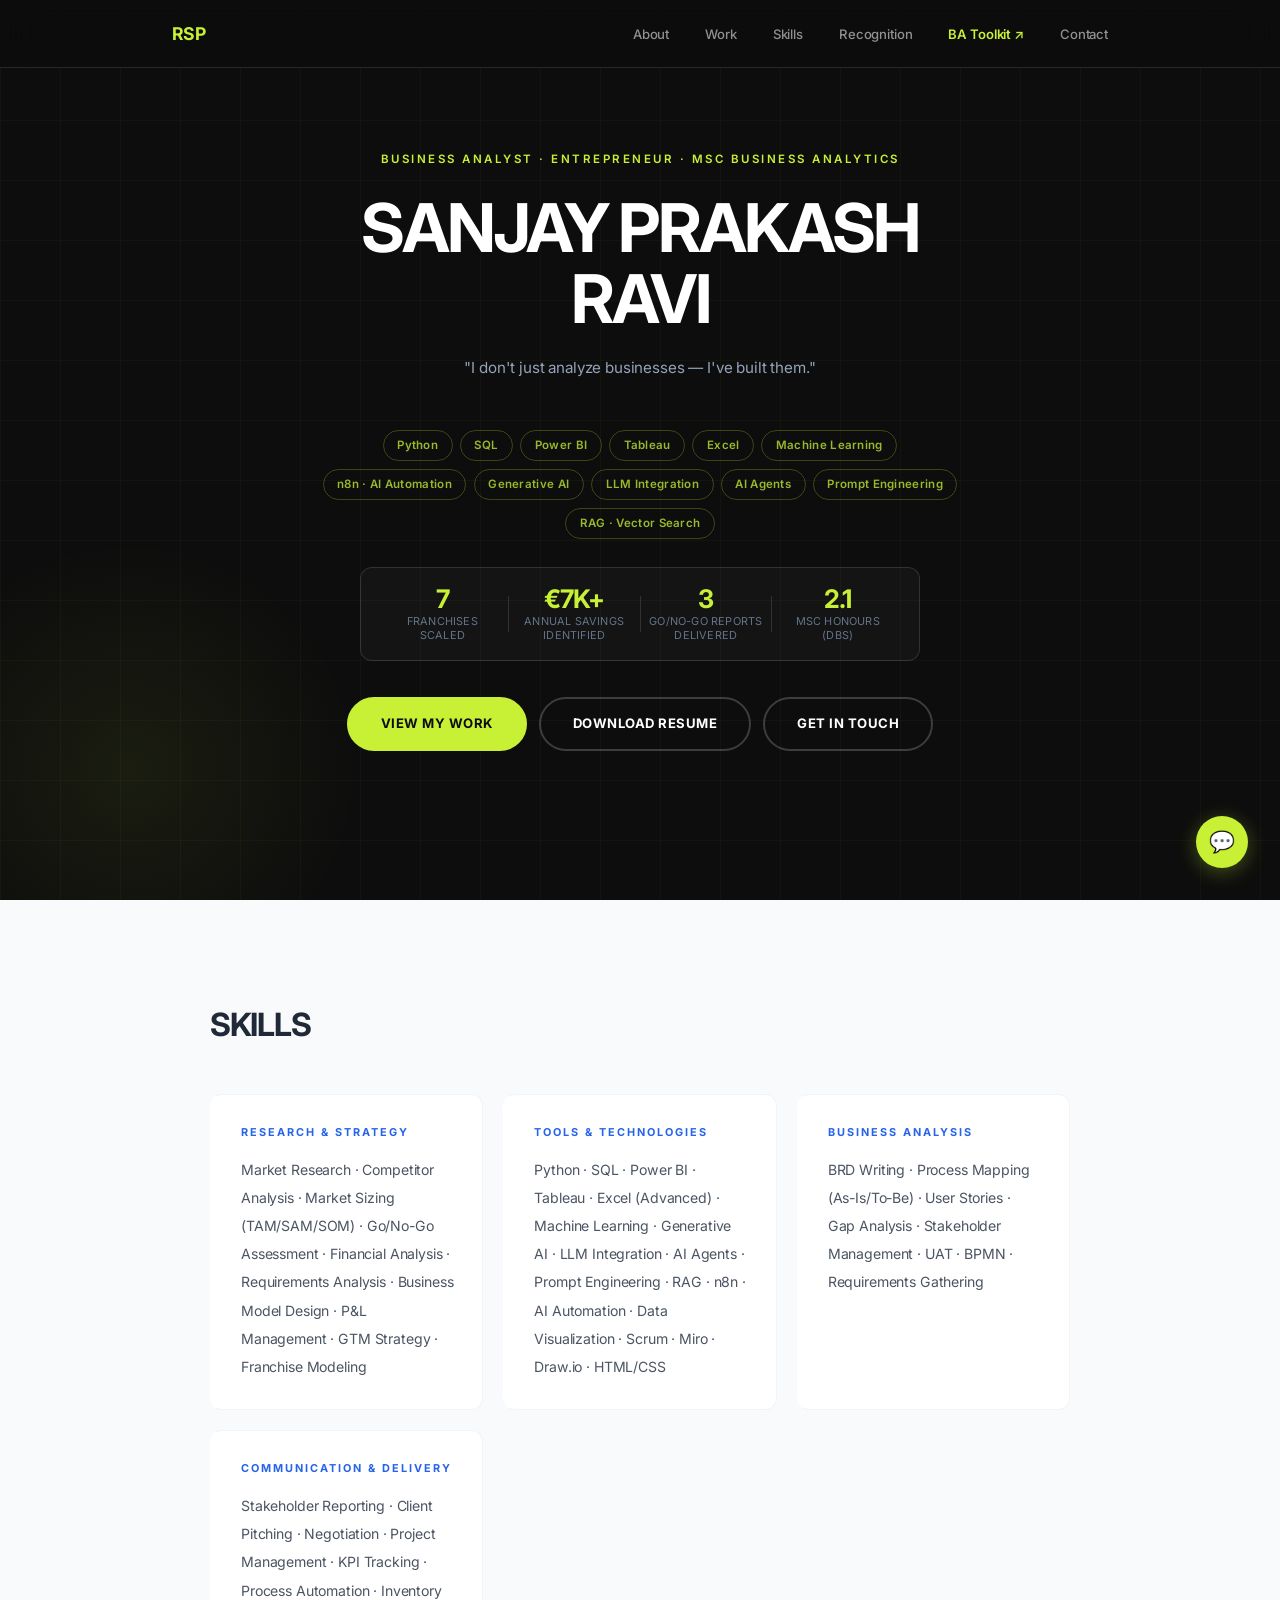
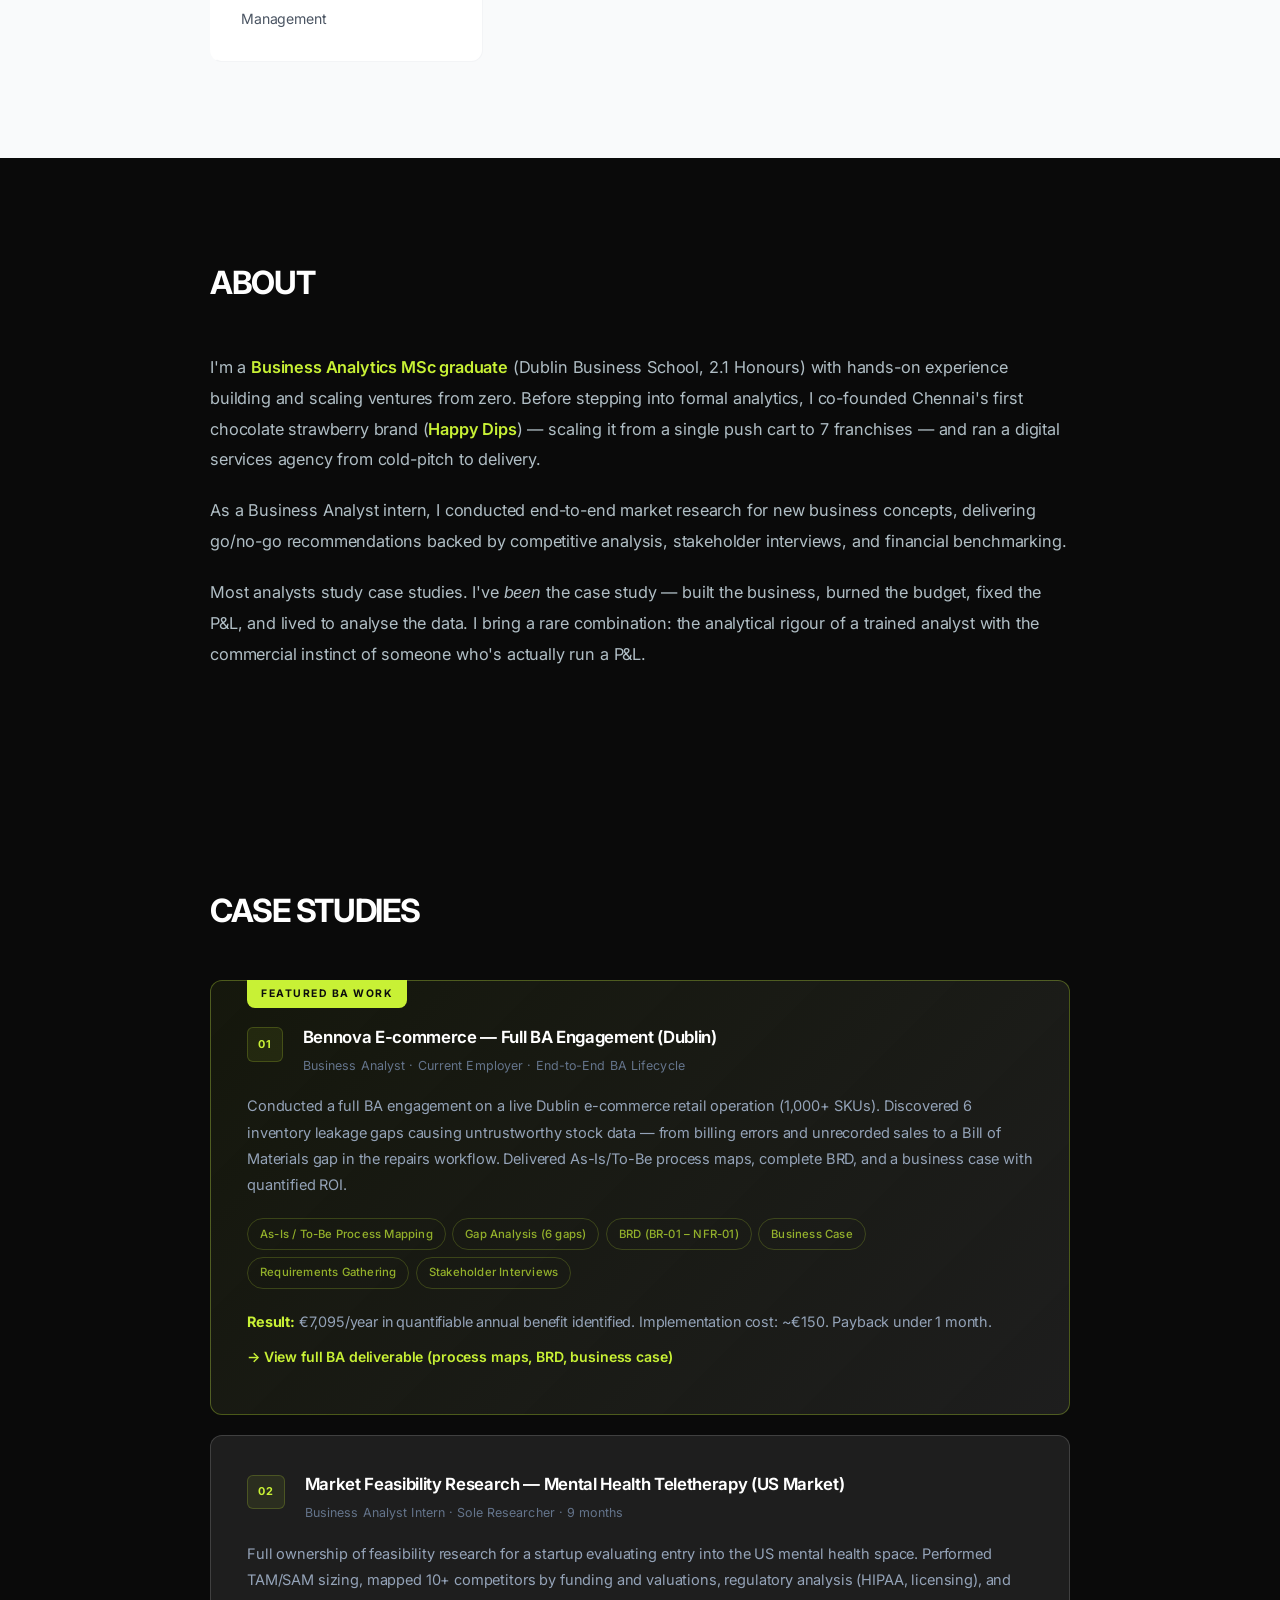
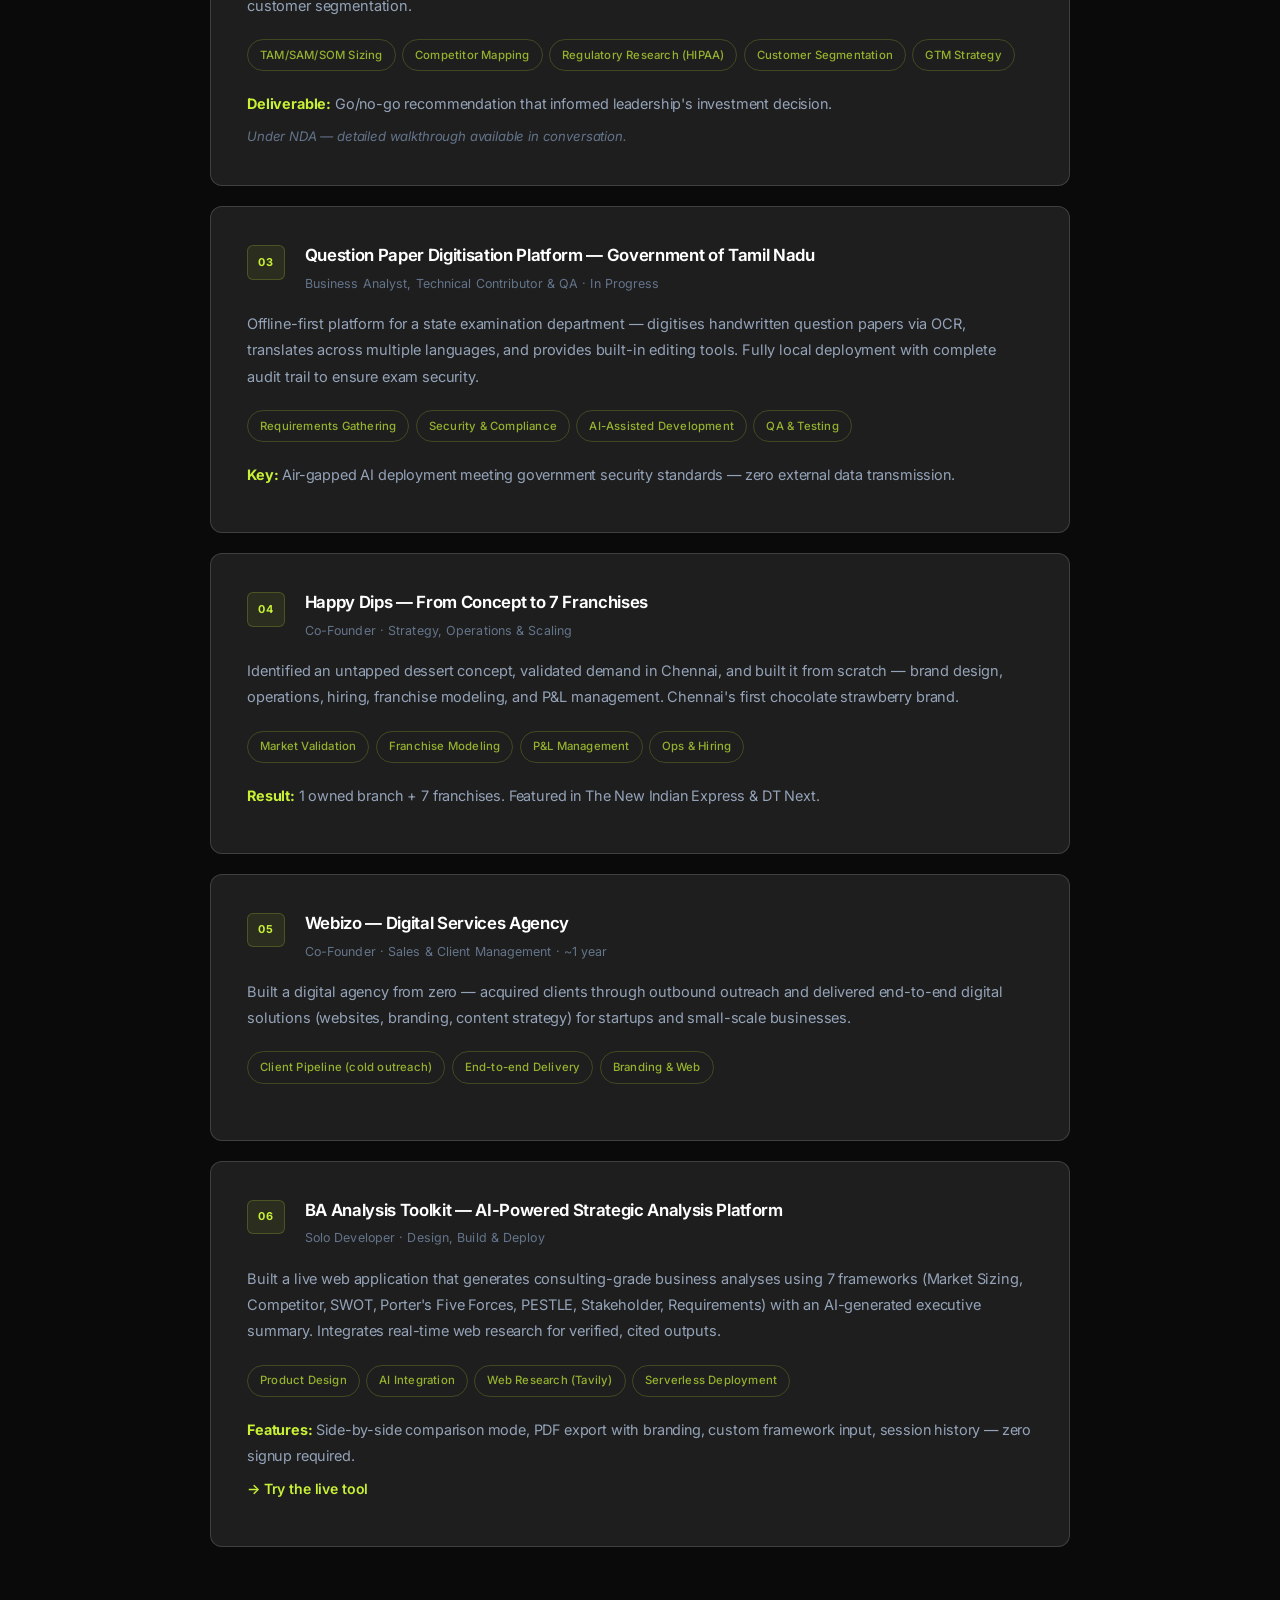
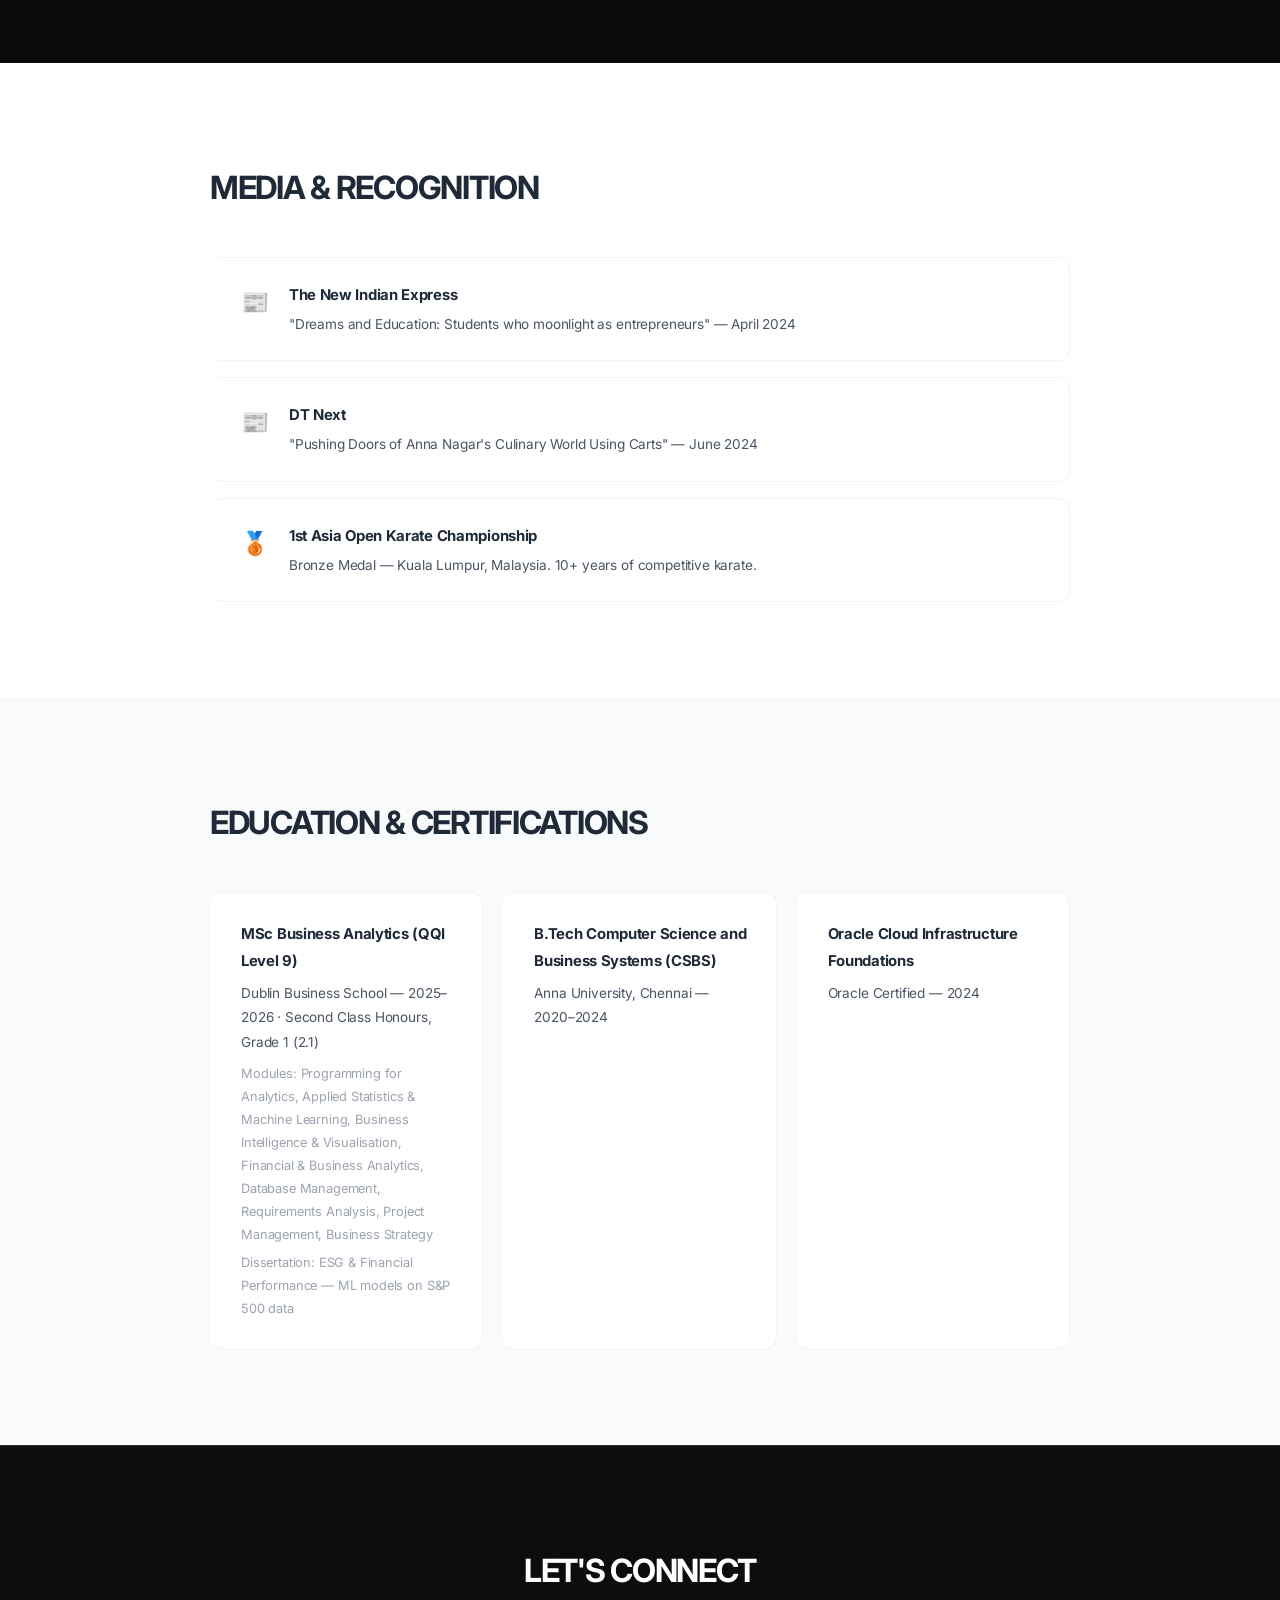
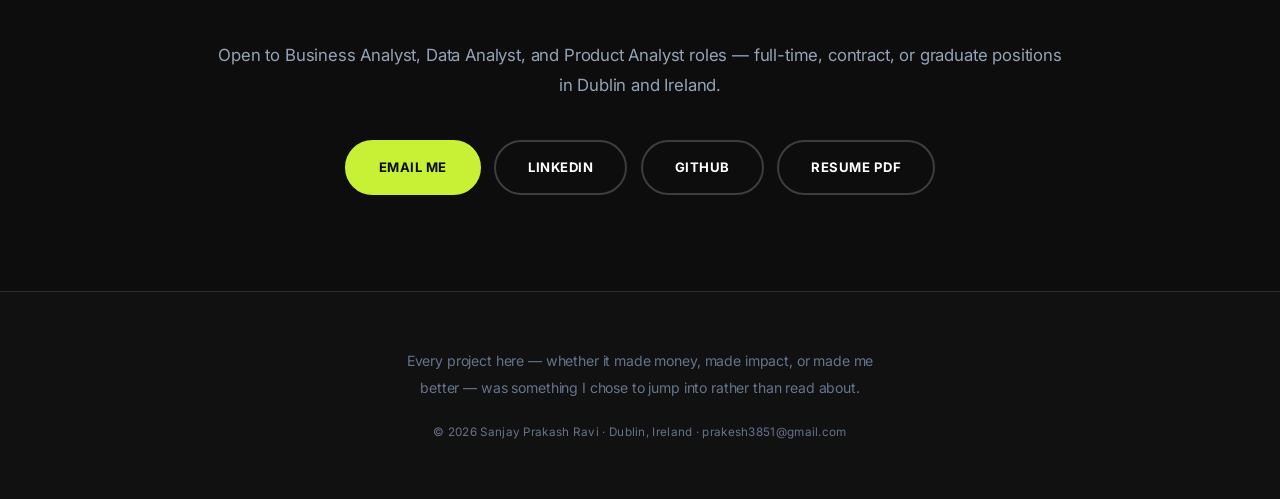
<file: index_original.html>
<!DOCTYPE html>
<html lang="en">
<head>
    <meta charset="UTF-8">
    <meta name="viewport" content="width=device-width, initial-scale=1.0">
    <title>Sanjay Prakash — Business Analyst | Dublin</title>
    <meta name="description" content="Business Analyst & MSc Business Analytics graduate. Python, SQL, Power BI, Tableau. Built 2 businesses, scaled a franchise to 7 locations. Open to BA/DA roles in Dublin & Ireland.">
    <link rel="stylesheet" href="style.css">
</head>
<body>
    <nav>
        <div class="nav-container">
            <a href="#" class="logo">RSP</a>
            <ul>
                <li><a href="#about">About</a></li>
                <li><a href="#casestudies">Work</a></li>
                <li><a href="#skills">Skills</a></li>
                <li><a href="#recognition">Recognition</a></li>
                <li><a href="https://sanjayprakash-git.github.io/BA-Analysis_toolkit/" target="_blank" class="nav-toolkit">BA Toolkit ↗</a></li>
                <li><a href="#contact">Contact</a></li>
            </ul>
        </div>
    </nav>

    <section class="hero">
        <div class="hero-content">
            <p class="hero-tag">Business Analyst · Entrepreneur · MSc Business Analytics</p>
            <h1>Sanjay Prakash Ravi</h1>
            <p class="hero-quote">"I don't just analyze businesses — I've built them."</p>

            <!-- PROOF CHIPS -->
            <div class="hero-chips">
                <span>Python</span>
                <span>SQL</span>
                <span>Power BI</span>
                <span>Tableau</span>
                <span>Excel</span>
                <span>Machine Learning</span>
                <span>n8n · AI Automation</span>
                <span>Generative AI</span>
                <span>LLM Integration</span>
                <span>AI Agents</span>
                <span>Prompt Engineering</span>
                <span>RAG · Vector Search</span>
            </div>
            <div class="hero-stats">
                <div class="hero-stat">
                    <strong>7</strong>
                    <span>franchises scaled</span>
                </div>
                <div class="hero-stat-divider"></div>
                <div class="hero-stat">
                    <strong>€7K+</strong>
                    <span>annual savings identified</span>
                </div>
                <div class="hero-stat-divider"></div>
                <div class="hero-stat">
                    <strong>3</strong>
                    <span>go/no-go reports delivered</span>
                </div>
                <div class="hero-stat-divider"></div>
                <div class="hero-stat">
                    <strong>2.1</strong>
                    <span>MSc Honours (DBS)</span>
                </div>
            </div>

            <div class="hero-links">
                <a href="#casestudies" class="btn">View My Work</a>
                <a href="resume.html" target="_blank" class="btn btn-outline">Download Resume</a>
                <a href="#contact" class="btn btn-outline">Get In Touch</a>
            </div>
        </div>
    </section>

    <!-- SKILLS — above the fold, keywords visible early -->
    <section id="skills" class="section section-alt">
        <div class="container">
            <h2>Skills</h2>
            <div class="skills-grid">
                <div class="skill-category">
                    <h4>Research & Strategy</h4>
                    <p>Market Research · Competitor Analysis · Market Sizing (TAM/SAM/SOM) · Go/No-Go Assessment · Financial Analysis · Requirements Analysis · Business Model Design · P&L Management · GTM Strategy · Franchise Modeling</p>
                </div>
                <div class="skill-category">
                    <h4>Tools & Technologies</h4>
                    <p>Python · SQL · Power BI · Tableau · Excel (Advanced) · Machine Learning · Generative AI · LLM Integration · AI Agents · Prompt Engineering · RAG · n8n · AI Automation · Data Visualization · Scrum · Miro · Draw.io · HTML/CSS</p>
                </div>
                <div class="skill-category">
                    <h4>Business Analysis</h4>
                    <p>BRD Writing · Process Mapping (As-Is/To-Be) · User Stories · Gap Analysis · Stakeholder Management · UAT · BPMN · Requirements Gathering</p>
                </div>
                <div class="skill-category">
                    <h4>Communication & Delivery</h4>
                    <p>Stakeholder Reporting · Client Pitching · Negotiation · Project Management · KPI Tracking · Process Automation · Inventory Management</p>
                </div>
            </div>
        </div>
    </section>

    <section id="about" class="section">
        <div class="container">
            <h2>About</h2>
            <div class="about-content">
                <p>I'm a <strong>Business Analytics MSc graduate</strong> (Dublin Business School, 2.1 Honours) with hands-on experience building and scaling ventures from zero. Before stepping into formal analytics, I co-founded Chennai's first chocolate strawberry brand (<strong>Happy Dips</strong>) — scaling it from a single push cart to 7 franchises — and ran a digital services agency from cold-pitch to delivery.</p>
                <p>As a Business Analyst intern, I conducted end-to-end market research for new business concepts, delivering go/no-go recommendations backed by competitive analysis, stakeholder interviews, and financial benchmarking.</p>
                <p>Most analysts study case studies. I've <em>been</em> the case study — built the business, burned the budget, fixed the P&L, and lived to analyse the data. I bring a rare combination: the analytical rigour of a trained analyst with the commercial instinct of someone who's actually run a P&L.</p>
            </div>
        </div>
    </section>

    <section id="casestudies" class="section section-alt">
        <div class="container">
            <h2>Case Studies</h2>

            <!-- BENNOVA — featured, strongest BA deliverable -->
            <div class="case-study case-featured">
                <div class="case-featured-badge">Featured BA Work</div>
                <div class="case-header">
                    <span class="case-number">01</span>
                    <div>
                        <h3>Bennova E-commerce — Full BA Engagement (Dublin)</h3>
                        <p class="case-meta">Business Analyst · Current Employer · End-to-End BA Lifecycle</p>
                    </div>
                </div>
                <p class="case-context">Conducted a full BA engagement on a live Dublin e-commerce retail operation (1,000+ SKUs). Discovered 6 inventory leakage gaps causing untrustworthy stock data — from billing errors and unrecorded sales to a Bill of Materials gap in the repairs workflow. Delivered As-Is/To-Be process maps, complete BRD, and a business case with quantified ROI.</p>
                <div class="processes">
                    <span>As-Is / To-Be Process Mapping</span>
                    <span>Gap Analysis (6 gaps)</span>
                    <span>BRD (BR-01 – NFR-01)</span>
                    <span>Business Case</span>
                    <span>Requirements Gathering</span>
                    <span>Stakeholder Interviews</span>
                </div>
                <p class="case-deliverable"><strong>Result:</strong> €7,095/year in quantifiable annual benefit identified. Implementation cost: ~€150. Payback under 1 month.</p>
                <p class="case-deliverable" style="margin-top:0.6rem">
                    <a href="bennova-case-study.html" target="_blank" class="case-link">→ View full BA deliverable (process maps, BRD, business case)</a>
                </p>
            </div>

            <div class="case-study">
                <div class="case-header">
                    <span class="case-number">02</span>
                    <div>
                        <h3>Market Feasibility Research — Mental Health Teletherapy (US Market)</h3>
                        <p class="case-meta">Business Analyst Intern · Sole Researcher · 9 months</p>
                    </div>
                </div>
                <p class="case-context">Full ownership of feasibility research for a startup evaluating entry into the US mental health space. Performed TAM/SAM sizing, mapped 10+ competitors by funding and valuations, regulatory analysis (HIPAA, licensing), and customer segmentation.</p>
                <div class="processes">
                    <span>TAM/SAM/SOM Sizing</span>
                    <span>Competitor Mapping</span>
                    <span>Regulatory Research (HIPAA)</span>
                    <span>Customer Segmentation</span>
                    <span>GTM Strategy</span>
                </div>
                <p class="case-deliverable"><strong>Deliverable:</strong> Go/no-go recommendation that informed leadership's investment decision.</p>
                <p class="case-note">Under NDA — detailed walkthrough available in conversation.</p>
            </div>

            <div class="case-study">
                <div class="case-header">
                    <span class="case-number">03</span>
                    <div>
                        <h3>Question Paper Digitisation Platform — Government of Tamil Nadu</h3>
                        <p class="case-meta">Business Analyst, Technical Contributor & QA · In Progress</p>
                    </div>
                </div>
                <p class="case-context">Offline-first platform for a state examination department — digitises handwritten question papers via OCR, translates across multiple languages, and provides built-in editing tools. Fully local deployment with complete audit trail to ensure exam security.</p>
                <div class="processes">
                    <span>Requirements Gathering</span>
                    <span>Security & Compliance</span>
                    <span>AI-Assisted Development</span>
                    <span>QA & Testing</span>
                </div>
                <p class="case-deliverable"><strong>Key:</strong> Air-gapped AI deployment meeting government security standards — zero external data transmission.</p>
            </div>

            <div class="case-study">
                <div class="case-header">
                    <span class="case-number">04</span>
                    <div>
                        <h3>Happy Dips — From Concept to 7 Franchises</h3>
                        <p class="case-meta">Co-Founder · Strategy, Operations & Scaling</p>
                    </div>
                </div>
                <p class="case-context">Identified an untapped dessert concept, validated demand in Chennai, and built it from scratch — brand design, operations, hiring, franchise modeling, and P&L management. Chennai's first chocolate strawberry brand.</p>
                <div class="processes">
                    <span>Market Validation</span>
                    <span>Franchise Modeling</span>
                    <span>P&L Management</span>
                    <span>Ops & Hiring</span>
                </div>
                <p class="case-deliverable"><strong>Result:</strong> 1 owned branch + 7 franchises. Featured in The New Indian Express & DT Next.</p>
            </div>

            <div class="case-study">
                <div class="case-header">
                    <span class="case-number">05</span>
                    <div>
                        <h3>Webizo — Digital Services Agency</h3>
                        <p class="case-meta">Co-Founder · Sales & Client Management · ~1 year</p>
                    </div>
                </div>
                <p class="case-context">Built a digital agency from zero — acquired clients through outbound outreach and delivered end-to-end digital solutions (websites, branding, content strategy) for startups and small-scale businesses.</p>
                <div class="processes">
                    <span>Client Pipeline (cold outreach)</span>
                    <span>End-to-end Delivery</span>
                    <span>Branding & Web</span>
                </div>
            </div>

            <div class="case-study">
                <div class="case-header">
                    <span class="case-number">06</span>
                    <div>
                        <h3>BA Analysis Toolkit — AI-Powered Strategic Analysis Platform</h3>
                        <p class="case-meta">Solo Developer · Design, Build & Deploy</p>
                    </div>
                </div>
                <p class="case-context">Built a live web application that generates consulting-grade business analyses using 7 frameworks (Market Sizing, Competitor, SWOT, Porter's Five Forces, PESTLE, Stakeholder, Requirements) with an AI-generated executive summary. Integrates real-time web research for verified, cited outputs.</p>
                <div class="processes">
                    <span>Product Design</span>
                    <span>AI Integration</span>
                    <span>Web Research (Tavily)</span>
                    <span>Serverless Deployment</span>
                </div>
                <p class="case-deliverable"><strong>Features:</strong> Side-by-side comparison mode, PDF export with branding, custom framework input, session history — zero signup required.</p>
                <p class="case-deliverable" style="margin-top:0.5rem"><a href="https://sanjayprakash-git.github.io/BA-Analysis_toolkit/" target="_blank" class="case-link">→ Try the live tool</a></p>
            </div>
        </div>
    </section>

    <section id="recognition" class="section">
        <div class="container">
            <h2>Media & Recognition</h2>
            <div class="recognition-grid">
                <div class="recognition-item">
                    <span class="recognition-icon">📰</span>
                    <div>
                        <h4>The New Indian Express</h4>
                        <p>"Dreams and Education: Students who moonlight as entrepreneurs" — April 2024</p>
                    </div>
                </div>
                <div class="recognition-item">
                    <span class="recognition-icon">📰</span>
                    <div>
                        <h4>DT Next</h4>
                        <p>"Pushing Doors of Anna Nagar's Culinary World Using Carts" — June 2024</p>
                    </div>
                </div>
                <div class="recognition-item">
                    <span class="recognition-icon">🥉</span>
                    <div>
                        <h4>1st Asia Open Karate Championship</h4>
                        <p>Bronze Medal — Kuala Lumpur, Malaysia. 10+ years of competitive karate.</p>
                    </div>
                </div>
            </div>
        </div>
    </section>

    <section id="education" class="section section-alt">
        <div class="container">
            <h2>Education & Certifications</h2>
            <div class="education-grid">
                <div class="edu-item">
                    <h4>MSc Business Analytics (QQI Level 9)</h4>
                    <p>Dublin Business School — 2025–2026 · Second Class Honours, Grade 1 (2.1)</p>
                    <p style="font-size:0.8rem;color:#9ca3af;margin-top:0.5rem;">Modules: Programming for Analytics, Applied Statistics & Machine Learning, Business Intelligence & Visualisation, Financial & Business Analytics, Database Management, Requirements Analysis, Project Management, Business Strategy</p>
                    <p style="font-size:0.8rem;color:#9ca3af;margin-top:0.3rem;">Dissertation: ESG & Financial Performance — ML models on S&P 500 data</p>
                </div>
                <div class="edu-item">
                    <h4>B.Tech Computer Science and Business Systems (CSBS)</h4>
                    <p>Anna University, Chennai — 2020–2024</p>
                </div>
                <div class="edu-item">
                    <h4>Oracle Cloud Infrastructure Foundations</h4>
                    <p>Oracle Certified — 2024</p>
                </div>
            </div>
        </div>
    </section>

    <section id="contact" class="section">
        <div class="container">
            <h2>Let's Connect</h2>
            <p class="contact-text">Open to Business Analyst, Data Analyst, and Product Analyst roles — full-time, contract, or graduate positions in Dublin and Ireland.</p>
            <div class="contact-links">
                <a href="mailto:prakesh3851@gmail.com" class="btn">Email Me</a>
                <a href="https://www.linkedin.com/in/sanjay-prakash-a92291186/" target="_blank" class="btn btn-outline">LinkedIn</a>
                <a href="https://github.com/sanjayprakash-git" target="_blank" class="btn btn-outline">GitHub</a>
                <a href="resume.html" target="_blank" class="btn btn-outline">Resume PDF</a>
            </div>
        </div>
    </section>

    <footer>
        <p>Every project here — whether it made money, made impact, or made me better — was something I chose to jump into rather than read about.</p>
        <p class="footer-copy">© 2026 Sanjay Prakash Ravi · Dublin, Ireland · prakesh3851@gmail.com</p>
    </footer>

    <!-- SCROLL ANIMATIONS -->
    <script>
    const observer = new IntersectionObserver((entries) => {
        entries.forEach(entry => {
            if (entry.isIntersecting) {
                entry.target.classList.add('visible');
            }
        });
    }, { threshold: 0.1 });

    document.querySelectorAll('.case-study, .skill-category, .recognition-item, .edu-item, .about-content, h2').forEach(el => {
        el.classList.add('fade-up');
        observer.observe(el);
    });
    </script>

    <!-- AI CHATBOT -->
    <div id="chatbot-toggle" onclick="toggleChat()">💬</div>
    <div id="chatbot" class="chatbot-hidden">
        <div class="chat-header">
            <span>Ask about Sanjay</span>
            <button onclick="toggleChat()">✕</button>
        </div>
        <div id="chat-messages">
            <div class="msg bot">Hey there! 👋 I'm Sanjay's AI assistant. How can I help you today?</div>
            <div class="msg bot" style="margin-top:0.25rem;">Ask me about his experience, skills, or projects — or <a href="https://wa.me/353899510121?text=Hi%20Sanjay%2C%20I%20visited%20your%20portfolio!" target="_blank" style="color:var(--accent);text-decoration:none;font-weight:600;">talk directly to Sanjay on WhatsApp →</a></div>
        </div>
        <div class="chat-input">
            <input type="text" id="chat-input" placeholder="e.g. What tools does Sanjay know?" onkeydown="if(event.key==='Enter')sendMessage()">
            <button onclick="sendMessage()">→</button>
        </div>
    </div>

    <script>
    const PROXY_URL = 'https://portfolio-proxy-two.vercel.app/api/chat';

    // Notify on page open
    fetch(PROXY_URL, { method: 'POST', headers: { 'Content-Type': 'application/json' }, body: JSON.stringify({ action: 'notify', message: '👀 Someone just opened your portfolio!\n\n🕐 ' + new Date().toLocaleString('en-IE') + '\n🌐 ' + (document.referrer || 'Direct visit') }) }).catch(() => {});

    const SYSTEM_PROMPT = `You are a friendly, confident AI assistant on Sanjay Prakash Ravi's portfolio website. Your job is to make visitors interested in Sanjay and encourage them to reach out.

Rules:
- NEVER use markdown formatting (no **, no *, no #, no bullet points with -). Use plain text only.
- Use emojis and line breaks for structure instead of markdown
- Be conversational, warm, and concise
- For skill/tool questions, structure the answer with categories using line breaks like:
  📊 Data & Analytics: Python, SQL, Power BI, Tableau, Excel
  🤖 AI & Tech: Machine Learning, AI Automation, n8n, Chatbot Development
  💼 Business: Market Research, Business Model Design, Franchise Modeling, P&L Management
  🗣️ Communication: Negotiation, Stakeholder Reporting, Client Pitching
- For other questions, keep it to 2-3 plain sentences
- Always highlight Sanjay's strengths positively
- For subjective questions like "is he worth it?" or "why should I hire him?" — sell his value confidently based on his experience
- If asked something personal or unrelated, redirect politely: "I can tell you about Sanjay's work and skills! What would you like to know?"
- End with a nudge to connect: mention his email only when relevant

About Sanjay:
- MSc Business Analytics graduate (Dublin Business School, 2.1 Honours), Ireland
- B.Tech Computer Science and Business Systems (CSBS) from Anna University, Chennai. Oracle certified.
- Unique value: He doesn't just analyze businesses — he's actually built them.

Experience:
1. Business Analyst Intern (9 months) - Sole researcher. Full-cycle market research for 3 projects. TAM/SAM sizing, competitive landscape (10+ competitors), investor benchmarking, regulatory mapping, customer segmentation, go-to-market strategy, MVP design. Delivered go/no-go recommendations that influenced investment decisions.
2. BA Engagement at Bennova E-commerce (Dublin) - Conducted full BA engagement on live retail operation. Discovered 6 inventory leakage gaps, built As-Is/To-Be process maps, wrote BRD, and delivered business case showing €7,095/year annual benefit with under 1 month payback.
3. Co-Founder of Happy Dips - Chennai's FIRST chocolate strawberry brand. Scaled from a push cart to 1 branch + 7 franchises. Market validation, branding, operations, hiring, training, franchise modeling, P&L management. Featured in The New Indian Express & DT Next.
4. Co-Founder of Webizo - Digital services agency. Built client pipeline from zero through outbound outreach. Delivered professional websites, branding, and content strategy for startups and small-scale businesses.
5. Government of Tamil Nadu project - Business Analyst & Technical Contributor on an offline-first OCR platform for a state examination department. Air-gapped AI deployment, zero external data transmission.

Skills: Python, SQL, Power BI, Tableau, Excel, Machine Learning, Data Visualization, AI Automation, n8n, Chatbot Development, Miro, UI/UX, Matlab, HTML, MS Office, Scrum, Market Research, Business Model Design, Franchise Modeling, P&L Management, Negotiation, Stakeholder Reporting, Financial Analysis, Requirements Analysis, Process Mapping, BRD Writing, Gap Analysis, User Stories, Project Management, Business Strategy.

MSc Modules: Programming for Analytics, Applied Statistics & Machine Learning, Business Intelligence & Visualisation, Financial & Business Analytics, Database Management, Requirements Analysis, Project Management, Business Strategy. Dissertation on ESG & Financial Performance using ML models on S&P 500 data.

Recognition: Bronze Medal - 1st Asia Open Karate Championship, Kuala Lumpur, Malaysia (10+ years competitive karate). Featured in 2 major newspapers.

Why hire Sanjay: Most entry-level analysts only have coursework. Sanjay has built 2 businesses, scaled a franchise, conducted real market research that influenced investment decisions, delivered a full BA engagement with quantified ROI, and managed real P&Ls — all before finishing his Masters. He combines analytical rigour with entrepreneurial execution.

Contact: prakesh3851@gmail.com | Dublin, Ireland | Open to BA/Analytics internships and full-time roles.`;

    function toggleChat() {
        document.getElementById('chatbot').classList.toggle('chatbot-hidden');
    }

    async function sendMessage() {
        const input = document.getElementById('chat-input');
        const msg = input.value.trim();
        if (!msg) return;
        input.value = '';

        addMessage(msg, 'user');

        const connectWords = ['connect', 'contact', 'reach', 'talk to', 'message', 'hire', 'email', 'whatsapp', 'call'];
        if (connectWords.some(w => msg.toLowerCase().includes(w))) {
            addMessage('Here\'s how you can reach Sanjay directly:\n\n💬 <a href="https://wa.me/353899510121?text=Hi%20Sanjay!" target="_blank" style="color:var(--accent)">WhatsApp</a>\n🔗 <a href="https://www.linkedin.com/in/sanjay-prakash-a92291186/" target="_blank" style="color:var(--accent)">LinkedIn</a>\n📧 <a href="mailto:prakesh3851@gmail.com" style="color:var(--accent)">Email</a>', 'bot');
            fetch(PROXY_URL, { method: 'POST', headers: { 'Content-Type': 'application/json' }, body: JSON.stringify({ action: 'notify', message: '💬 <b>Chatbot</b>\n❓ ' + msg + '\n🤖 [Showed connection links]' }) }).catch(() => {});
            return;
        }

        addMessage('Thinking...', 'bot', 'thinking');

        try {
            const res = await fetch(PROXY_URL, {
                method: 'POST',
                headers: { 'Content-Type': 'application/json' },
                body: JSON.stringify({
                    message: [
                        { role: 'system', content: SYSTEM_PROMPT },
                        { role: 'user', content: msg }
                    ]
                })
            });
            const data = await res.json();
            document.getElementById('thinking')?.remove();
            if (!res.ok) {
                addMessage('Error: ' + (data.error?.message || 'Request failed'), 'bot');
                return;
            }
            addMessage(data.choices[0].message.content, 'bot');
            fetch(PROXY_URL, { method: 'POST', headers: { 'Content-Type': 'application/json' }, body: JSON.stringify({ action: 'notify', message: '💬 <b>Chatbot</b>\n❓ ' + msg + '\n🤖 ' + data.choices[0].message.content }) }).catch(() => {});
        } catch (e) {
            document.getElementById('thinking')?.remove();
            addMessage('Something went wrong. Email Sanjay at prakesh3851@gmail.com', 'bot');
        }
    }

    function addMessage(text, type, id) {
        const div = document.createElement('div');
        div.className = 'msg ' + type;
        if (type === 'bot') text = text.replace(/\*\*(.*?)\*\*/g, '$1').replace(/\*(.*?)\*/g, '$1').replace(/^#+\s*/gm, '').replace(/^[-•]\s*/gm, '→ ');
        div.innerHTML = text.replace(/\n/g, '<br>');
        if (id) div.id = id;
        document.getElementById('chat-messages').appendChild(div);
        document.getElementById('chat-messages').scrollTop = 99999;
    }
    </script>

    <!-- VISITOR TRACKING -->
    <script>
    (function() {
        const TRACK_URL = 'https://portfolio-proxy-two.vercel.app/api/track';
        const startTime = Date.now();
        const sections = {};
        const clicks = [];
        let maxScroll = 0;
        let sent = false;

        const trackObserver = new IntersectionObserver((entries) => {
            entries.forEach(e => {
                const id = e.target.id || e.target.closest('section')?.id || 'hero';
                if (e.isIntersecting) {
                    sections[id] = sections[id] || { name: id, start: Date.now(), time: 0 };
                    sections[id].start = Date.now();
                } else if (sections[id]?.start) {
                    sections[id].time += Math.round((Date.now() - sections[id].start) / 1000);
                    sections[id].start = null;
                }
            });
        }, { threshold: 0.3 });

        document.querySelectorAll('section, .hero').forEach(el => trackObserver.observe(el));

        document.addEventListener('click', (e) => {
            const link = e.target.closest('a, button');
            if (link && clicks.length < 10) {
                const label = link.textContent.trim().slice(0, 30) || link.href?.split('/').pop() || 'button';
                if (!clicks.includes(label)) clicks.push(label);
            }
        });

        document.addEventListener('scroll', () => {
            const pct = Math.round((window.scrollY + window.innerHeight) / document.body.scrollHeight * 100);
            if (pct > maxScroll) maxScroll = pct;
        }, { passive: true });

        function sendTrack() {
            if (sent) return;
            sent = true;
            Object.values(sections).forEach(s => {
                if (s.start) { s.time += Math.round((Date.now() - s.start) / 1000); s.start = null; }
            });
            const data = {
                sections: Object.values(sections).filter(s => s.time > 0).map(s => ({ name: s.name, time: s.time })),
                clicks,
                scroll: maxScroll,
                duration: Math.round((Date.now() - startTime) / 1000),
                referrer: document.referrer || null
            };
            navigator.sendBeacon(TRACK_URL, new Blob([JSON.stringify(data)], { type: 'application/json' }));
        }

        document.addEventListener('visibilitychange', () => { if (document.visibilityState === 'hidden') sendTrack(); });
        window.addEventListener('beforeunload', sendTrack);
    })();
    </script>
</body>
</html>
</file>
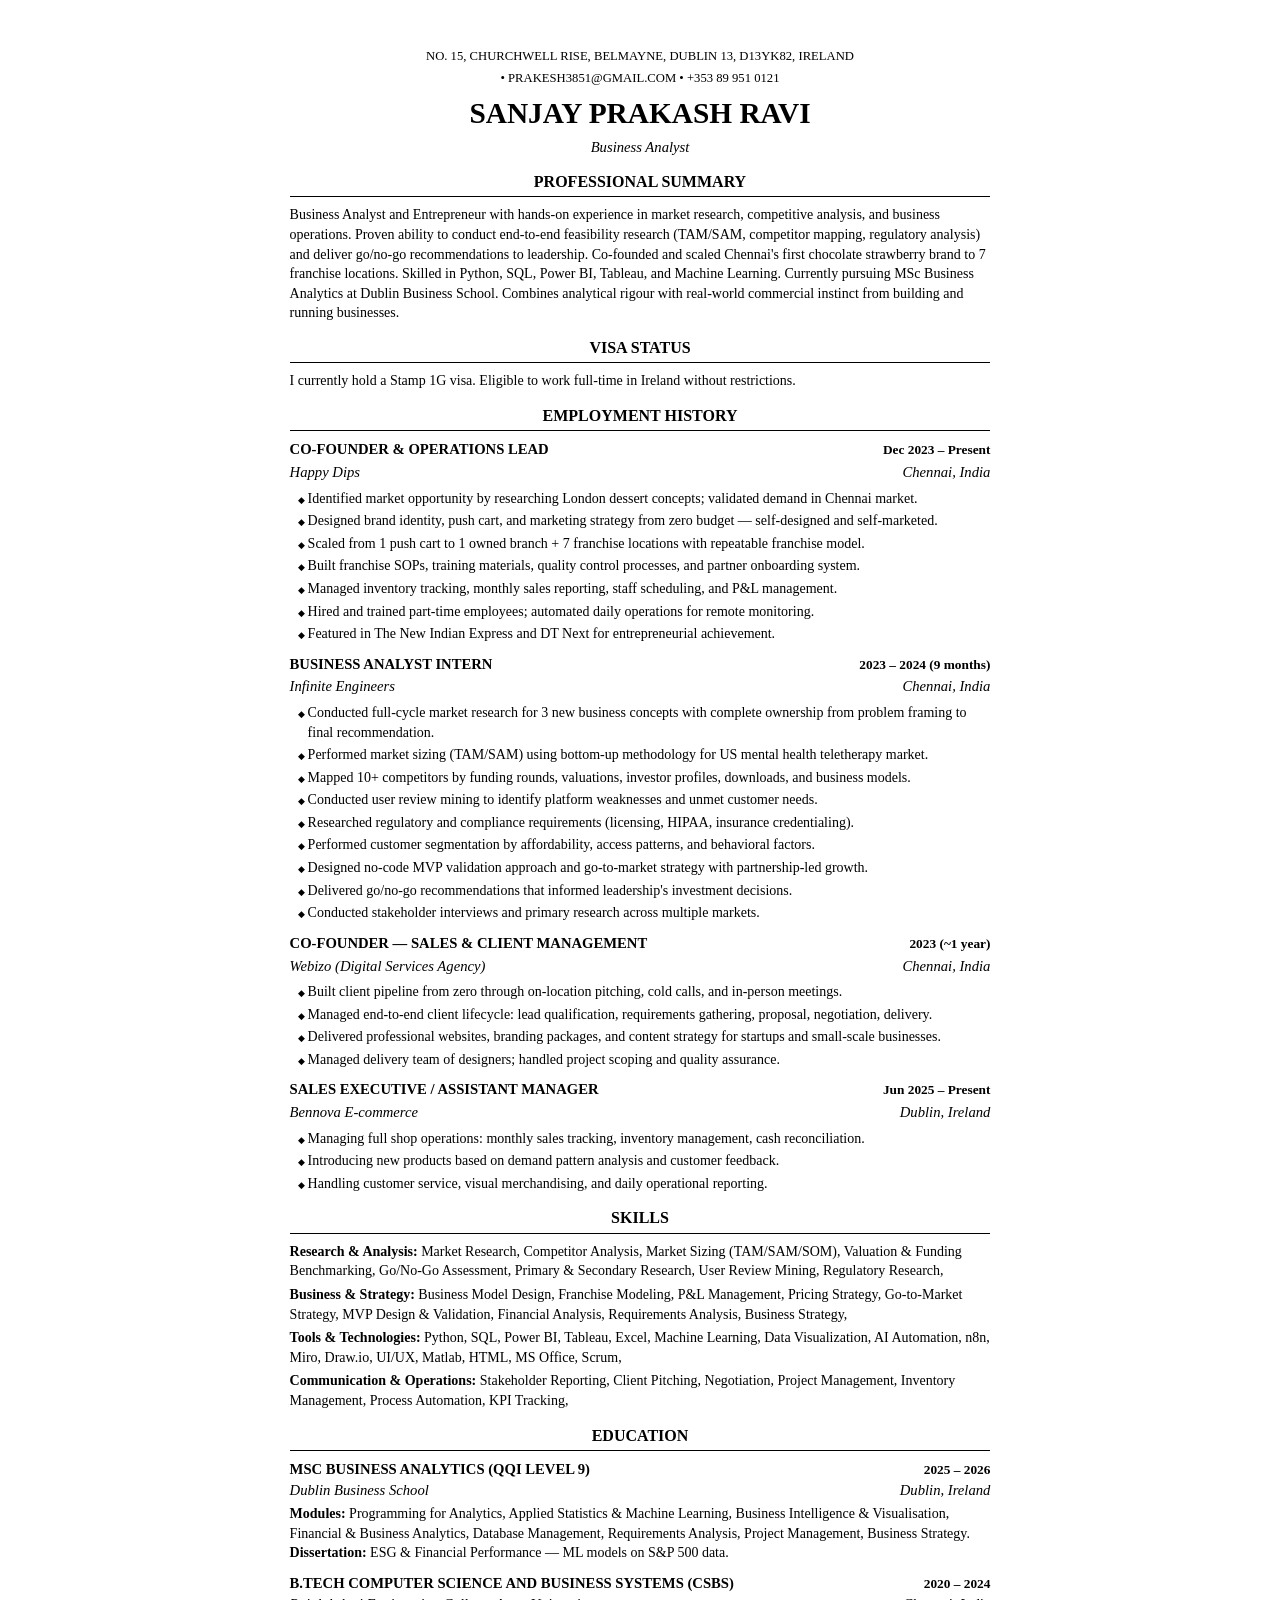
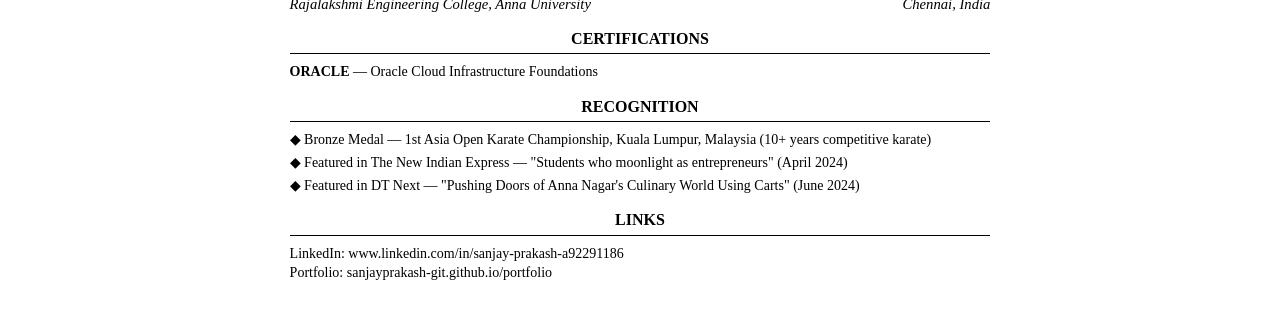
<file: resume.html>
<!DOCTYPE html>
<html lang="en">
<head>
    <meta charset="UTF-8">
    <meta name="viewport" content="width=device-width, initial-scale=1.0">
    <title>Sanjay Prakash Ravi - Resume</title>
    <style>
        * { margin: 0; padding: 0; box-sizing: border-box; }
        body { font-family: 'Times New Roman', serif; font-size: 11pt; line-height: 1.4; color: #000; max-width: 8.5in; margin: 0 auto; padding: 0.5in 0.6in; }
        .header { text-align: center; margin-bottom: 10px; }
        .header .address { font-size: 9.5pt; margin-bottom: 4px; }
        .header .contact { font-size: 9.5pt; margin-bottom: 6px; }
        .header h1 { font-size: 22pt; font-weight: bold; margin-bottom: 2px; text-transform: uppercase; }
        .header .subtitle { font-size: 11pt; font-style: italic; margin-bottom: 8px; }
        h2 { font-size: 12pt; text-transform: uppercase; font-weight: bold; text-align: center; border-bottom: 1.5px solid #000; padding-bottom: 3px; margin: 14px 0 8px; }
        .job-header { display: flex; justify-content: space-between; align-items: baseline; margin-bottom: 2px; }
        .job-title { font-weight: bold; font-size: 11pt; text-transform: uppercase; }
        .job-date { font-weight: bold; font-size: 10pt; }
        .job-company { font-style: italic; display: flex; justify-content: space-between; margin-bottom: 6px; }
        ul { margin-left: 18px; margin-bottom: 10px; }
        li { margin-bottom: 3px; font-size: 10.5pt; }
        li::marker { content: "◆ "; font-size: 7pt; }
        .skills-section p { margin-bottom: 4px; font-size: 10.5pt; }
        .skills-section strong { font-size: 10.5pt; }
        .edu-header { display: flex; justify-content: space-between; align-items: baseline; }
        .edu-title { font-weight: bold; text-transform: uppercase; font-size: 11pt; }
        .edu-date { font-weight: bold; font-size: 10pt; }
        .edu-school { font-style: italic; display: flex; justify-content: space-between; margin-bottom: 4px; }
        .edu-details { font-size: 10.5pt; margin-bottom: 10px; }
        .cert-item { margin-bottom: 3px; font-size: 10.5pt; }
        .links { font-size: 10.5pt; }
        @media print { body { padding: 0.4in 0.5in; } }
    </style>
</head>
<body>
    <div class="header">
        <p class="address">NO. 15, CHURCHWELL RISE, BELMAYNE, DUBLIN 13, D13YK82, IRELAND</p>
        <p class="contact">• PRAKESH3851@GMAIL.COM • +353 89 951 0121</p>
        <h1>Sanjay Prakash Ravi</h1>
        <p class="subtitle">Business Analyst</p>
    </div>

    <h2>Professional Summary</h2>
    <p style="font-size:10.5pt; margin-bottom:10px;">Business Analyst and Entrepreneur with hands-on experience in market research, competitive analysis, and business operations. Proven ability to conduct end-to-end feasibility research (TAM/SAM, competitor mapping, regulatory analysis) and deliver go/no-go recommendations to leadership. Co-founded and scaled Chennai's first chocolate strawberry brand to 7 franchise locations. Skilled in Python, SQL, Power BI, Tableau, and Machine Learning. Currently pursuing MSc Business Analytics at Dublin Business School. Combines analytical rigour with real-world commercial instinct from building and running businesses.</p>

    <h2>Visa Status</h2>
    <p style="font-size:10.5pt; margin-bottom:10px;">I currently hold a Stamp 1G visa. Eligible to work full-time in Ireland without restrictions.</p>

    <h2>Employment History</h2>

    <div class="job-header">
        <span class="job-title">Co-Founder & Operations Lead</span>
        <span class="job-date">Dec 2023 – Present</span>
    </div>
    <div class="job-company"><span>Happy Dips</span><span>Chennai, India</span></div>
    <ul>
        <li>Identified market opportunity by researching London dessert concepts; validated demand in Chennai market.</li>
        <li>Designed brand identity, push cart, and marketing strategy from zero budget — self-designed and self-marketed.</li>
        <li>Scaled from 1 push cart to 1 owned branch + 7 franchise locations with repeatable franchise model.</li>
        <li>Built franchise SOPs, training materials, quality control processes, and partner onboarding system.</li>
        <li>Managed inventory tracking, monthly sales reporting, staff scheduling, and P&L management.</li>
        <li>Hired and trained part-time employees; automated daily operations for remote monitoring.</li>
        <li>Featured in The New Indian Express and DT Next for entrepreneurial achievement.</li>
    </ul>

    <div class="job-header">
        <span class="job-title">Business Analyst Intern</span>
        <span class="job-date">2023 – 2024 (9 months)</span>
    </div>
    <div class="job-company"><span>Infinite Engineers</span><span>Chennai, India</span></div>
    <ul>
        <li>Conducted full-cycle market research for 3 new business concepts with complete ownership from problem framing to final recommendation.</li>
        <li>Performed market sizing (TAM/SAM) using bottom-up methodology for US mental health teletherapy market.</li>
        <li>Mapped 10+ competitors by funding rounds, valuations, investor profiles, downloads, and business models.</li>
        <li>Conducted user review mining to identify platform weaknesses and unmet customer needs.</li>
        <li>Researched regulatory and compliance requirements (licensing, HIPAA, insurance credentialing).</li>
        <li>Performed customer segmentation by affordability, access patterns, and behavioral factors.</li>
        <li>Designed no-code MVP validation approach and go-to-market strategy with partnership-led growth.</li>
        <li>Delivered go/no-go recommendations that informed leadership's investment decisions.</li>
        <li>Conducted stakeholder interviews and primary research across multiple markets.</li>
    </ul>

    <div class="job-header">
        <span class="job-title">Co-Founder — Sales & Client Management</span>
        <span class="job-date">2023 (~1 year)</span>
    </div>
    <div class="job-company"><span>Webizo (Digital Services Agency)</span><span>Chennai, India</span></div>
    <ul>
        <li>Built client pipeline from zero through on-location pitching, cold calls, and in-person meetings.</li>
        <li>Managed end-to-end client lifecycle: lead qualification, requirements gathering, proposal, negotiation, delivery.</li>
        <li>Delivered professional websites, branding packages, and content strategy for startups and small-scale businesses.</li>
        <li>Managed delivery team of designers; handled project scoping and quality assurance.</li>
    </ul>

    <div class="job-header">
        <span class="job-title">Sales Executive / Assistant Manager</span>
        <span class="job-date">Jun 2025 – Present</span>
    </div>
    <div class="job-company"><span>Bennova E-commerce</span><span>Dublin, Ireland</span></div>
    <ul>
        <li>Managing full shop operations: monthly sales tracking, inventory management, cash reconciliation.</li>
        <li>Introducing new products based on demand pattern analysis and customer feedback.</li>
        <li>Handling customer service, visual merchandising, and daily operational reporting.</li>
    </ul>

    <h2>Skills</h2>
    <div class="skills-section">
        <p><strong>Research & Analysis:</strong> Market Research, Competitor Analysis, Market Sizing (TAM/SAM/SOM), Valuation & Funding Benchmarking, Go/No-Go Assessment, Primary & Secondary Research, User Review Mining, Regulatory Research,</p>
        <p><strong>Business & Strategy:</strong> Business Model Design, Franchise Modeling, P&L Management, Pricing Strategy, Go-to-Market Strategy, MVP Design & Validation, Financial Analysis, Requirements Analysis, Business Strategy,</p>
        <p><strong>Tools & Technologies:</strong> Python, SQL, Power BI, Tableau, Excel, Machine Learning, Data Visualization, AI Automation, n8n, Miro, Draw.io, UI/UX, Matlab, HTML, MS Office, Scrum,</p>
        <p><strong>Communication & Operations:</strong> Stakeholder Reporting, Client Pitching, Negotiation, Project Management, Inventory Management, Process Automation, KPI Tracking,</p>
    </div>

    <h2>Education</h2>

    <div class="edu-header">
        <span class="edu-title">MSc Business Analytics (QQI Level 9)</span>
        <span class="edu-date">2025 – 2026</span>
    </div>
    <div class="edu-school"><span>Dublin Business School</span><span>Dublin, Ireland</span></div>
    <p class="edu-details"><strong>Modules:</strong> Programming for Analytics, Applied Statistics & Machine Learning, Business Intelligence & Visualisation, Financial & Business Analytics, Database Management, Requirements Analysis, Project Management, Business Strategy.<br>
    <strong>Dissertation:</strong> ESG & Financial Performance — ML models on S&P 500 data.</p>

    <div class="edu-header">
        <span class="edu-title">B.Tech Computer Science and Business Systems (CSBS)</span>
        <span class="edu-date">2020 – 2024</span>
    </div>
    <div class="edu-school"><span>Rajalakshmi Engineering College, Anna University</span><span>Chennai, India</span></div>

    <h2>Certifications</h2>
    <p class="cert-item"><strong>ORACLE</strong> — Oracle Cloud Infrastructure Foundations</p>

    <h2>Recognition</h2>
    <p class="cert-item">◆ Bronze Medal — 1st Asia Open Karate Championship, Kuala Lumpur, Malaysia (10+ years competitive karate)</p>
    <p class="cert-item">◆ Featured in The New Indian Express — "Students who moonlight as entrepreneurs" (April 2024)</p>
    <p class="cert-item">◆ Featured in DT Next — "Pushing Doors of Anna Nagar's Culinary World Using Carts" (June 2024)</p>

    <h2>Links</h2>
    <p class="links">LinkedIn: www.linkedin.com/in/sanjay-prakash-a92291186</p>
    <p class="links">Portfolio: sanjayprakash-git.github.io/portfolio</p>
</body>
</html>
</file>
<file: style.css>
@import url('https://fonts.googleapis.com/css2?family=Inter:wght@300;400;500;600;700&family=Playfair+Display:ital,wght@0,500;0,600;0,700;1,500&display=swap');

* {
    margin: 0;
    padding: 0;
    box-sizing: border-box;
}

:root {
    /* v2 palette */
    --primary: #0d0d0d;
    --accent: #c8f135;          /* acid green — single pop color */
    --accent-dark: #a8cc1a;     /* hover state for acid green */
    --accent-blue: #2563eb;     /* secondary links only */
    --accent-soft: rgba(200, 241, 53, 0.08);
    --accent-border: rgba(200, 241, 53, 0.2);
    --text: #e2e8f0;
    --text-dim: #94a3b8;
    --text-muted: #64748b;
    --bg: #0d0d0d;              /* site base dark */
    --bg-hero: #0d0d0d;
    --bg-section: #111111;
    --bg-card: #1a1a1a;
    --bg-light: #f9fafb;        /* light sections */
    --bg-light-alt: #ffffff;
    --text-light: #1f2937;
    --text-light-dim: #4b5563;
    --text-light-muted: #9ca3af;
    --border: rgba(255,255,255,0.12);
    --border-light: #f3f4f6;
    --border-hover: rgba(200, 241, 53, 0.3);
    --shadow-sm: 0 1px 3px rgba(0,0,0,0.3);
    --shadow-md: 0 8px 30px rgba(0,0,0,0.4);
    --radius: 12px;
    --radius-sm: 8px;
}

html {
    scroll-behavior: smooth;
}

body {
    font-family: 'Inter', -apple-system, sans-serif;
    color: var(--text);
    line-height: 1.8;
    background: var(--bg);
    -webkit-font-smoothing: antialiased;
    letter-spacing: -0.01em;   /* negative tracking site-wide */
}

/* NAV */
nav {
    position: fixed;
    top: 0;
    width: 100%;
    background: rgba(13, 13, 13, 0.92);
    backdrop-filter: blur(20px);
    -webkit-backdrop-filter: blur(20px);
    border-bottom: 1px solid var(--border);
    z-index: 100;
}

.nav-container {
    max-width: 1000px;
    margin: 0 auto;
    padding: 1.1rem 2rem;
    display: flex;
    justify-content: space-between;
    align-items: center;
}

.logo {
    font-family: 'Inter', sans-serif;
    font-weight: 700;
    font-size: 1.1rem;
    color: var(--accent);
    text-decoration: none;
    letter-spacing: -0.03em;
    text-transform: uppercase;
}

nav ul {
    display: flex;
    list-style: none;
    gap: 2.25rem;
}

nav a {
    text-decoration: none;
    color: rgba(255,255,255,0.55);
    font-size: 0.82rem;
    font-weight: 500;
    transition: color 0.3s;
    position: relative;
    letter-spacing: -0.01em;
}

nav a:hover {
    color: var(--accent);
}

nav a::after {
    content: '';
    position: absolute;
    bottom: -4px;
    left: 0;
    width: 0;
    height: 2px;
    background: var(--accent);
    transition: width 0.3s ease;
}

nav a:hover::after {
    width: 100%;
}

/* HERO — dark, full viewport */
.hero {
    min-height: 100vh;
    display: flex;
    align-items: center;
    justify-content: center;
    text-align: center;
    padding: 2rem;
    background: var(--bg-hero);
    position: relative;
    overflow: hidden;
}

/* subtle grid texture in hero */
.hero::before {
    content: '';
    position: absolute;
    inset: 0;
    background-image:
        linear-gradient(rgba(200,241,53,0.03) 1px, transparent 1px),
        linear-gradient(90deg, rgba(200,241,53,0.03) 1px, transparent 1px);
    background-size: 60px 60px;
    pointer-events: none;
}

/* acid glow bottom-left */
.hero::after {
    content: '';
    position: absolute;
    bottom: -120px;
    left: -120px;
    width: 500px;
    height: 500px;
    background: radial-gradient(circle, rgba(200, 241, 53, 0.07) 0%, transparent 65%);
    border-radius: 50%;
    pointer-events: none;
}

.hero-content {
    max-width: 640px;
    position: relative;
    z-index: 1;
}

.hero-tag {
    font-size: 0.72rem;
    color: var(--accent);
    font-weight: 600;
    letter-spacing: 2.5px;
    text-transform: uppercase;
    margin-bottom: 1.5rem;
    animation: heroFade 0.8s ease 0.2s both;
}

.hero h1 {
    font-family: 'Inter', sans-serif;
    font-size: 4.2rem;
    font-weight: 700;
    color: #ffffff;
    margin-bottom: 1.25rem;
    letter-spacing: -0.04em;
    line-height: 1.05;
    text-transform: uppercase;
    animation: heroFade 0.8s ease 0.35s both;
}

.hero-quote {
    font-size: 0.95rem;
    color: var(--text-dim);
    font-family: 'Inter', sans-serif;
    font-style: normal;
    font-weight: 400;
    letter-spacing: -0.01em;
    margin-bottom: 3rem;
    animation: heroFade 0.8s ease 0.5s both;
}

/* HERO CHIPS */
.hero-chips {
    display: flex;
    flex-wrap: wrap;
    gap: 0.45rem;
    justify-content: center;
    margin-bottom: 1.75rem;
    animation: heroFade 0.8s ease 0.55s both;
}

.hero-chips span {
    background: transparent;
    border: 1px solid rgba(200, 241, 53, 0.25);
    color: rgba(200, 241, 53, 0.75);
    padding: 0.28rem 0.85rem;
    border-radius: 50px;
    font-size: 0.72rem;
    font-weight: 600;
    letter-spacing: 0.3px;
}

/* HERO STATS */
.hero-stats {
    display: flex;
    align-items: center;
    justify-content: center;
    gap: 0;
    margin-bottom: 2.25rem;
    animation: heroFade 0.8s ease 0.6s both;
    background: rgba(255,255,255,0.03);
    border: 1px solid var(--border);
    border-radius: 12px;
    padding: 1.1rem 1.5rem;
    max-width: 560px;
    margin-left: auto;
    margin-right: auto;
}

.hero-stat {
    display: flex;
    flex-direction: column;
    align-items: center;
    flex: 1;
    gap: 0.15rem;
}

.hero-stat strong {
    font-size: 1.6rem;
    font-weight: 700;
    color: var(--accent);
    line-height: 1;
    font-family: 'Inter', sans-serif;
    letter-spacing: -0.04em;
}

.hero-stat span {
    font-size: 0.68rem;
    color: var(--text-muted);
    text-align: center;
    line-height: 1.3;
    letter-spacing: 0.2px;
    text-transform: uppercase;
}

/* SECTION LABEL & ACCENT */
.section-label {
    font-size: 0.72rem;
    font-weight: 700;
    letter-spacing: 0.12em;
    text-transform: uppercase;
    color: var(--accent, #6366f1);
    margin-bottom: 0.4rem;
}

.accent {
    color: var(--accent, #6366f1);
}

/* CAPABILITIES GRID */
.capabilities-grid {
    display: grid;
    grid-template-columns: repeat(2, 1fr);
    gap: 1.25rem;
    margin-top: 2rem;
}

.capability-card {
    background: var(--bg-card);
    border: 1px solid rgba(255,255,255,0.07);
    border-radius: 14px;
    padding: 1.5rem 1.25rem;
    transition: transform 0.2s ease, box-shadow 0.2s ease;
}

.capability-card:hover {
    transform: translateY(-4px);
    box-shadow: 0 12px 32px rgba(0,0,0,0.35);
}

.capability-card-highlight {
    border-color: rgba(255,255,255,0.07);
    background: var(--bg-card);
}

.capability-icon {
    width: 48px;
    height: 48px;
    border-radius: 12px;
    background: rgba(200, 241, 53, 0.08);
    display: flex;
    align-items: center;
    justify-content: center;
    margin-bottom: 1rem;
    color: var(--accent);
}

.capability-card-highlight .capability-icon {
    background: rgba(200, 241, 53, 0.15);
}

.capability-card h4 {
    font-size: 0.95rem;
    font-weight: 700;
    margin-bottom: 0.85rem;
    color: #fff;
    display: flex;
    align-items: center;
    gap: 0.5rem;
    flex-wrap: wrap;
}

.card-badge {
    font-size: 0.62rem;
    font-weight: 600;
    padding: 0.15rem 0.5rem;
    background: rgba(200, 241, 53, 0.15);
    color: var(--accent);
    border-radius: 999px;
    letter-spacing: 0.05em;
    text-transform: uppercase;
}

.skill-tags {
    display: flex;
    flex-wrap: wrap;
    gap: 0.4rem;
}

.skill-tags span {
    font-size: 0.72rem;
    padding: 0.25rem 0.6rem;
    border-radius: 999px;
    background: rgba(255,255,255,0.05);
    color: #d1d5db;
    border: 1px solid rgba(255,255,255,0.1);
    font-weight: 500;
}

.capability-card-highlight .skill-tags span {
    background: rgba(255,255,255,0.05);
    border-color: rgba(255,255,255,0.1);
    color: #d1d5db;
    font-weight: 500;
}

@media (max-width: 900px) {
    .capabilities-grid {
        grid-template-columns: repeat(2, 1fr);
    }
}

@media (max-width: 540px) {
    .capabilities-grid {
        grid-template-columns: 1fr;
    }
}

/* ELIGIBILITY BADGE */
.eligibility-badge {
    display: inline-flex;
    align-items: center;
    gap: 0.5rem;
    margin-top: 1.2rem;
    padding: 0.45rem 1rem;
    background: rgba(34, 197, 94, 0.12);
    border: 1px solid rgba(34, 197, 94, 0.35);
    border-radius: 999px;
    font-size: 0.78rem;
    color: #86efac;
    font-weight: 500;
    letter-spacing: 0.02em;
}

.badge-dot {
    width: 8px;
    height: 8px;
    border-radius: 50%;
    background: #22c55e;
    box-shadow: 0 0 6px #22c55e;
    animation: pulse-dot 2s infinite;
    flex-shrink: 0;
}

@keyframes pulse-dot {
    0%, 100% { opacity: 1; transform: scale(1); }
    50% { opacity: 0.6; transform: scale(1.3); }
}

.hero-stat-divider {
    width: 1px;
    height: 36px;
    background: var(--border);
    flex-shrink: 0;
    margin: 0 0.5rem;
}

.hero-links {
    display: flex;
    gap: 0.75rem;
    justify-content: center;
    flex-wrap: wrap;
    animation: heroFade 0.8s ease 0.65s both;
}

@keyframes heroFade {
    from { opacity: 0; transform: translateY(18px); }
    to { opacity: 1; transform: translateY(0); }
}

/* BUTTONS — sharp corners, solid */
.btn {
    display: inline-block;
    padding: 0.85rem 2rem;
    background: var(--accent);
    color: #0d0d0d;
    text-decoration: none;
    border-radius: 50px;
    font-weight: 700;
    font-size: 0.82rem;
    letter-spacing: 0.5px;
    text-transform: uppercase;
    transition: all 0.25s cubic-bezier(0.4, 0, 0.2, 1);
    border: 2px solid var(--accent);
}

.btn:hover {
    background: var(--accent-dark);
    border-color: var(--accent-dark);
    transform: translateY(-2px);
    box-shadow: 0 6px 24px rgba(200, 241, 53, 0.2);
}

.btn-outline {
    background: transparent;
    color: #ffffff;
    border: 2px solid rgba(255,255,255,0.2);
}

.btn-outline:hover {
    border-color: var(--accent);
    color: var(--accent);
    background: transparent;
    box-shadow: none;
    transform: translateY(-2px);
}

/* SECTIONS — alternating dark / light */
.section {
    padding: 6rem 2rem;
}

/* dark sections */
.section-dark {
    background: var(--bg-section);
}

/* light sections */
.section-light {
    background: var(--bg-light);
    color: var(--text-light);
}

.section-light-alt {
    background: var(--bg-light-alt);
    color: var(--text-light);
}

/* keep old section-alt pointing to light for skills/education */
.section-alt {
    background: var(--bg-light);
    color: var(--text-light);
}

.container {
    max-width: 860px;
    margin: 0 auto;
}

/* Section headings — dark sections */
h2 {
    font-family: 'Inter', sans-serif;
    font-size: 2rem;
    font-weight: 700;
    color: #ffffff;
    margin-bottom: 2.5rem;
    letter-spacing: -0.04em;
    text-transform: uppercase;
}

/* Section headings — light sections */
.section-alt h2,
.section-light h2,
.section-light-alt h2 {
    color: var(--text-light);
}

/* ABOUT */
.about-content p {
    margin-bottom: 1.25rem;
    font-size: 1.02rem;
    color: #b0bec5;
    line-height: 1.9;
    letter-spacing: -0.01em;
}

.about-content strong {
    color: var(--accent);
    font-weight: 600;
}

/* CASE STUDIES — dark section */
#casestudies {
    background: #0a0a0a !important;
}

#casestudies h2 {
    color: #ffffff;
}

.case-study {
    background: #1e1e1e;
    border: 1px solid rgba(255,255,255,0.15);
    border-radius: 12px;
    padding: 2.25rem;
    margin-bottom: 1.25rem;
    transition: all 0.3s ease;
    color: var(--text-dim);
}

.case-study:hover {
    border-color: rgba(200, 241, 53, 0.25);
    box-shadow: 0 8px 30px rgba(0,0,0,0.4);
    transform: translateY(-2px);
}

.case-header {
    display: flex;
    gap: 1.25rem;
    align-items: flex-start;
    margin-bottom: 1rem;
}

.case-number {
    font-size: 0.68rem;
    font-weight: 700;
    color: var(--accent);
    background: rgba(200, 241, 53, 0.08);
    padding: 0.4rem 0.65rem;
    border-radius: 6px;
    flex-shrink: 0;
    margin-top: 0.15rem;
    border: 1px solid rgba(200,241,53,0.2);
    letter-spacing: 0.5px;
}

.case-header h3 {
    font-size: 1.05rem;
    font-weight: 650;
    color: #ffffff;
    line-height: 1.5;
    letter-spacing: -0.02em;
}

.case-meta {
    font-size: 0.78rem;
    color: var(--text-muted);
    margin-top: 0.3rem;
    letter-spacing: 0.1px;
}

.case-context {
    color: var(--text-dim);
    margin-bottom: 1.25rem;
    font-size: 0.91rem;
    line-height: 1.8;
    letter-spacing: -0.01em;
}

.processes {
    display: flex;
    flex-wrap: wrap;
    gap: 0.4rem;
    margin-bottom: 1.25rem;
}

.processes span {
    background: transparent;
    color: rgba(200, 241, 53, 0.7);
    padding: 0.3rem 0.75rem;
    border-radius: 50px;
    font-size: 0.71rem;
    font-weight: 500;
    border: 1px solid rgba(200, 241, 53, 0.2);
    transition: all 0.2s ease;
    cursor: default;
    letter-spacing: 0.2px;
}

.processes span:hover {
    background: rgba(200, 241, 53, 0.1);
    color: var(--accent);
    transform: translateY(-1px);
}

.case-deliverable {
    font-size: 0.9rem;
    color: var(--text-dim);
    margin-bottom: 0.5rem;
}

.case-deliverable strong {
    color: var(--accent);
}

.case-note {
    font-size: 0.82rem;
    color: var(--text-muted);
    font-style: italic;
}

/* FEATURED CASE STUDY */
.case-featured {
    border-color: rgba(200, 241, 53, 0.3);
    background: linear-gradient(135deg, rgba(200,241,53,0.06) 0%, #1e1e1e 100%) !important;
    position: relative;
    padding-top: 2.75rem;
}

.case-featured-badge {
    position: absolute;
    top: -1px;
    left: 2.25rem;
    background: var(--accent);
    color: #0d0d0d;
    font-size: 0.65rem;
    font-weight: 700;
    letter-spacing: 1.5px;
    text-transform: uppercase;
    padding: 0.3rem 0.9rem;
    border-radius: 0 0 8px 8px;
}

.case-link {
    color: var(--accent);
    font-weight: 600;
    font-size: 0.88rem;
    text-decoration: none;
    display: inline-flex;
    align-items: center;
    gap: 0.3rem;
    transition: opacity 0.2s;
    letter-spacing: -0.01em;
}

.case-link:hover {
    opacity: 0.75;
}

/* NAV TOOLKIT HIGHLIGHT */
.nav-toolkit {
    color: var(--accent) !important;
    font-weight: 600 !important;
}

.nav-toolkit::after {
    background: var(--accent) !important;
}

/* SKILLS — light section */
#skills {
    background: var(--bg-light);
}

#skills h2 {
    color: var(--text-light);
}

.skills-grid {
    display: grid;
    grid-template-columns: repeat(auto-fit, minmax(250px, 1fr));
    gap: 1.25rem;
}

.skill-category {
    background: white;
    border: 1px solid var(--border-light);
    border-radius: 12px;
    padding: 1.75rem;
    transition: all 0.3s ease;
    border-left: 3px solid transparent;
}

.skill-category:hover {
    border-left-color: #2563eb;
    box-shadow: 0 4px 20px rgba(0,0,0,0.06);
}

.skill-category h4 {
    font-size: 0.68rem;
    font-weight: 700;
    color: #2563eb;
    text-transform: uppercase;
    letter-spacing: 2px;
    margin-bottom: 0.85rem;
}

.skill-category p {
    font-size: 0.88rem;
    color: var(--text-light-dim);
    line-height: 2;
    letter-spacing: -0.01em;
}

/* ABOUT — dark */
#about {
    background: #0a0a0a;
}

#about h2 {
    color: #ffffff;
}

/* RECOGNITION — light */
#recognition {
    background: var(--bg-light-alt);
}

#recognition h2 {
    color: var(--text-light);
}

.recognition-grid {
    display: flex;
    flex-direction: column;
    gap: 1rem;
}

.recognition-item {
    display: flex;
    align-items: flex-start;
    gap: 1.25rem;
    background: white;
    border: 1px solid var(--border-light);
    border-left: 3px solid transparent;
    border-radius: 12px;
    padding: 1.5rem 1.75rem;
    transition: all 0.3s ease;
}

.recognition-item:hover {
    border-left-color: #2563eb;
    box-shadow: 0 4px 20px rgba(0,0,0,0.06);
}

.recognition-icon {
    font-size: 1.4rem;
    flex-shrink: 0;
}

.recognition-item h4 {
    font-weight: 700;
    color: var(--text-light);
    margin-bottom: 0.2rem;
    font-size: 0.93rem;
    letter-spacing: -0.02em;
}

.recognition-item p {
    font-size: 0.85rem;
    color: var(--text-light-dim);
}

/* EDUCATION — light */
#education {
    background: var(--bg-light);
}

#education h2 {
    color: var(--text-light);
}

.education-grid {
    display: grid;
    grid-template-columns: repeat(auto-fit, minmax(240px, 1fr));
    gap: 1.25rem;
}

.edu-item {
    background: white;
    border: 1px solid var(--border-light);
    border-left: 3px solid transparent;
    border-radius: 12px;
    padding: 1.75rem;
    transition: all 0.3s ease;
}

.edu-item:hover {
    border-left-color: #2563eb;
    box-shadow: 0 4px 20px rgba(0,0,0,0.06);
}

.edu-item h4 {
    font-weight: 700;
    color: var(--text-light);
    margin-bottom: 0.4rem;
    font-size: 0.93rem;
    letter-spacing: -0.02em;
}

.edu-item p {
    font-size: 0.85rem;
    color: var(--text-light-dim);
}

/* CONTACT — dark anchor section */
#contact {
    text-align: center;
    background: #0d0d0d;
    border-top: 1px solid var(--border);
}

#contact h2 {
    color: #ffffff;
}

.contact-text {
    font-size: 1.05rem;
    color: var(--text-dim);
    margin-bottom: 2.5rem;
    font-weight: 400;
    letter-spacing: -0.01em;
}

.contact-links {
    display: flex;
    gap: 0.85rem;
    justify-content: center;
    flex-wrap: wrap;
}

/* FOOTER — dark */
footer {
    text-align: center;
    padding: 3.5rem 2rem;
    background: #111111;
    border-top: 1px solid var(--border);
}

footer p:first-child {
    font-family: 'Inter', sans-serif;
    font-style: normal;
    max-width: 500px;
    margin: 0 auto 1.25rem;
    font-size: 0.88rem;
    line-height: 1.9;
    color: var(--text-muted);
    font-weight: 400;
    letter-spacing: -0.01em;
}

.footer-copy {
    font-size: 0.73rem;
    color: var(--text-muted);
    letter-spacing: 0.3px;
}

/* ANIMATIONS */
.fade-up {
    opacity: 0;
    transform: translateY(22px);
    transition: opacity 0.7s ease, transform 0.7s ease;
}

.fade-up.visible {
    opacity: 1;
    transform: translateY(0);
}

.case-study:nth-child(2) { transition-delay: 0.08s; }
.case-study:nth-child(3) { transition-delay: 0.16s; }
.case-study:nth-child(4) { transition-delay: 0.24s; }

.skill-category:nth-child(2) { transition-delay: 0.06s; }
.skill-category:nth-child(3) { transition-delay: 0.12s; }
.skill-category:nth-child(4) { transition-delay: 0.18s; }
.skill-category:nth-child(5) { transition-delay: 0.24s; }

/* CHATBOT */
#chatbot-toggle {
    position: fixed;
    bottom: 2rem;
    right: 2rem;
    width: 52px;
    height: 52px;
    background: var(--accent);
    color: #0d0d0d;
    border-radius: 50%;
    display: flex;
    align-items: center;
    justify-content: center;
    font-size: 1.3rem;
    cursor: pointer;
    box-shadow: 0 4px 20px rgba(200, 241, 53, 0.3);
    transition: transform 0.2s;
    z-index: 200;
}

#chatbot-toggle:hover {
    transform: scale(1.08);
}

#chatbot {
    position: fixed;
    bottom: 6rem;
    right: 2rem;
    width: 350px;
    max-height: 460px;
    background: #161616;
    border: 1px solid var(--border);
    border-radius: 16px;
    box-shadow: 0 15px 50px rgba(0,0,0,0.5);
    display: flex;
    flex-direction: column;
    overflow: hidden;
    z-index: 200;
    transition: all 0.3s ease;
}

.chatbot-hidden {
    opacity: 0;
    pointer-events: none;
    transform: translateY(20px);
}

.chat-header {
    background: var(--accent);
    color: #0d0d0d;
    padding: 1rem 1.25rem;
    display: flex;
    justify-content: space-between;
    align-items: center;
    font-size: 0.88rem;
    font-weight: 700;
    letter-spacing: 0.3px;
}

.chat-header button {
    background: none;
    border: none;
    color: rgba(13,13,13,0.6);
    font-size: 1.1rem;
    cursor: pointer;
    transition: color 0.2s;
}

.chat-header button:hover {
    color: #0d0d0d;
}

#chat-messages {
    flex: 1;
    overflow-y: auto;
    padding: 1rem;
    max-height: 320px;
}

.msg {
    margin-bottom: 0.75rem;
    padding: 0.6rem 1rem;
    border-radius: 10px;
    font-size: 0.84rem;
    line-height: 1.6;
    max-width: 85%;
    letter-spacing: -0.01em;
}

.msg.bot {
    background: rgba(255,255,255,0.05);
    color: var(--text);
    border-left: 2px solid rgba(200,241,53,0.3);
}

.msg.user {
    background: var(--accent);
    color: #0d0d0d;
    margin-left: auto;
    font-weight: 600;
}

.chat-input {
    display: flex;
    border-top: 1px solid var(--border);
    padding: 0.75rem;
    gap: 0.5rem;
}

.chat-input input {
    flex: 1;
    border: 1px solid var(--border);
    border-radius: 50px;
    padding: 0.6rem 1rem;
    font-size: 0.84rem;
    outline: none;
    font-family: inherit;
    color: var(--text);
    background: rgba(255,255,255,0.05);
    letter-spacing: -0.01em;
}

.chat-input input:focus {
    border-color: rgba(200, 241, 53, 0.4);
}

.chat-input button {
    background: var(--accent);
    color: #0d0d0d;
    border: none;
    border-radius: 50%;
    width: 36px;
    height: 36px;
    cursor: pointer;
    font-size: 1rem;
    font-weight: 700;
    transition: opacity 0.2s;
}

.chat-input button:hover {
    opacity: 0.85;
}

/* RESPONSIVE */
@media (max-width: 768px) {
    .hero h1 {
        font-size: 2.6rem;
    }

    nav ul {
        gap: 1.25rem;
    }

    nav a {
        font-size: 0.76rem;
    }

    .case-header {
        flex-direction: column;
        gap: 0.5rem;
    }

    .hero-links {
        flex-direction: column;
        align-items: center;
    }

    .hero-stats {
        flex-wrap: wrap;
        gap: 0.75rem;
        padding: 1rem;
    }

    .hero-stat-divider {
        display: none;
    }

    .hero-stat {
        min-width: 40%;
    }

    .section {
        padding: 4.5rem 1.25rem;
    }

    h2 {
        font-size: 1.7rem;
    }

    #chatbot {
        width: calc(100% - 2rem);
        right: 1rem;
        bottom: 5rem;
    }
}
</file>
